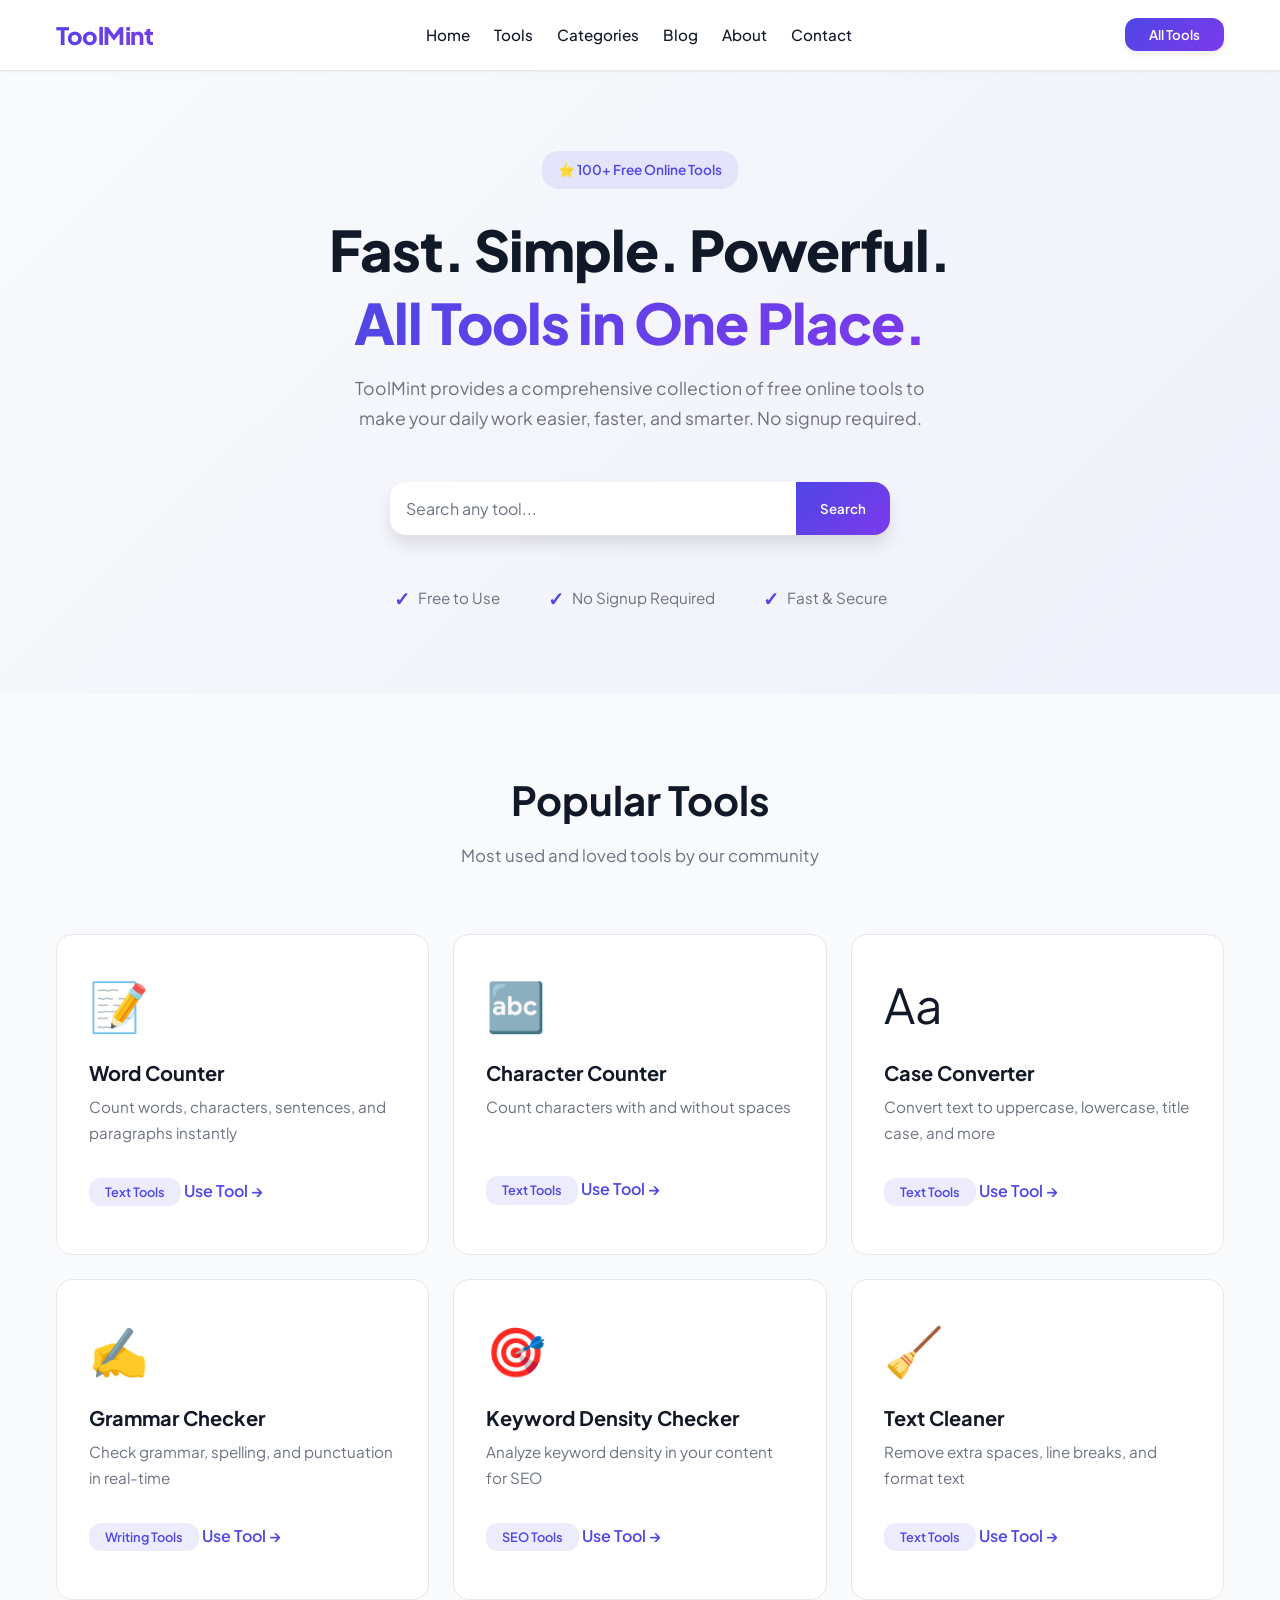
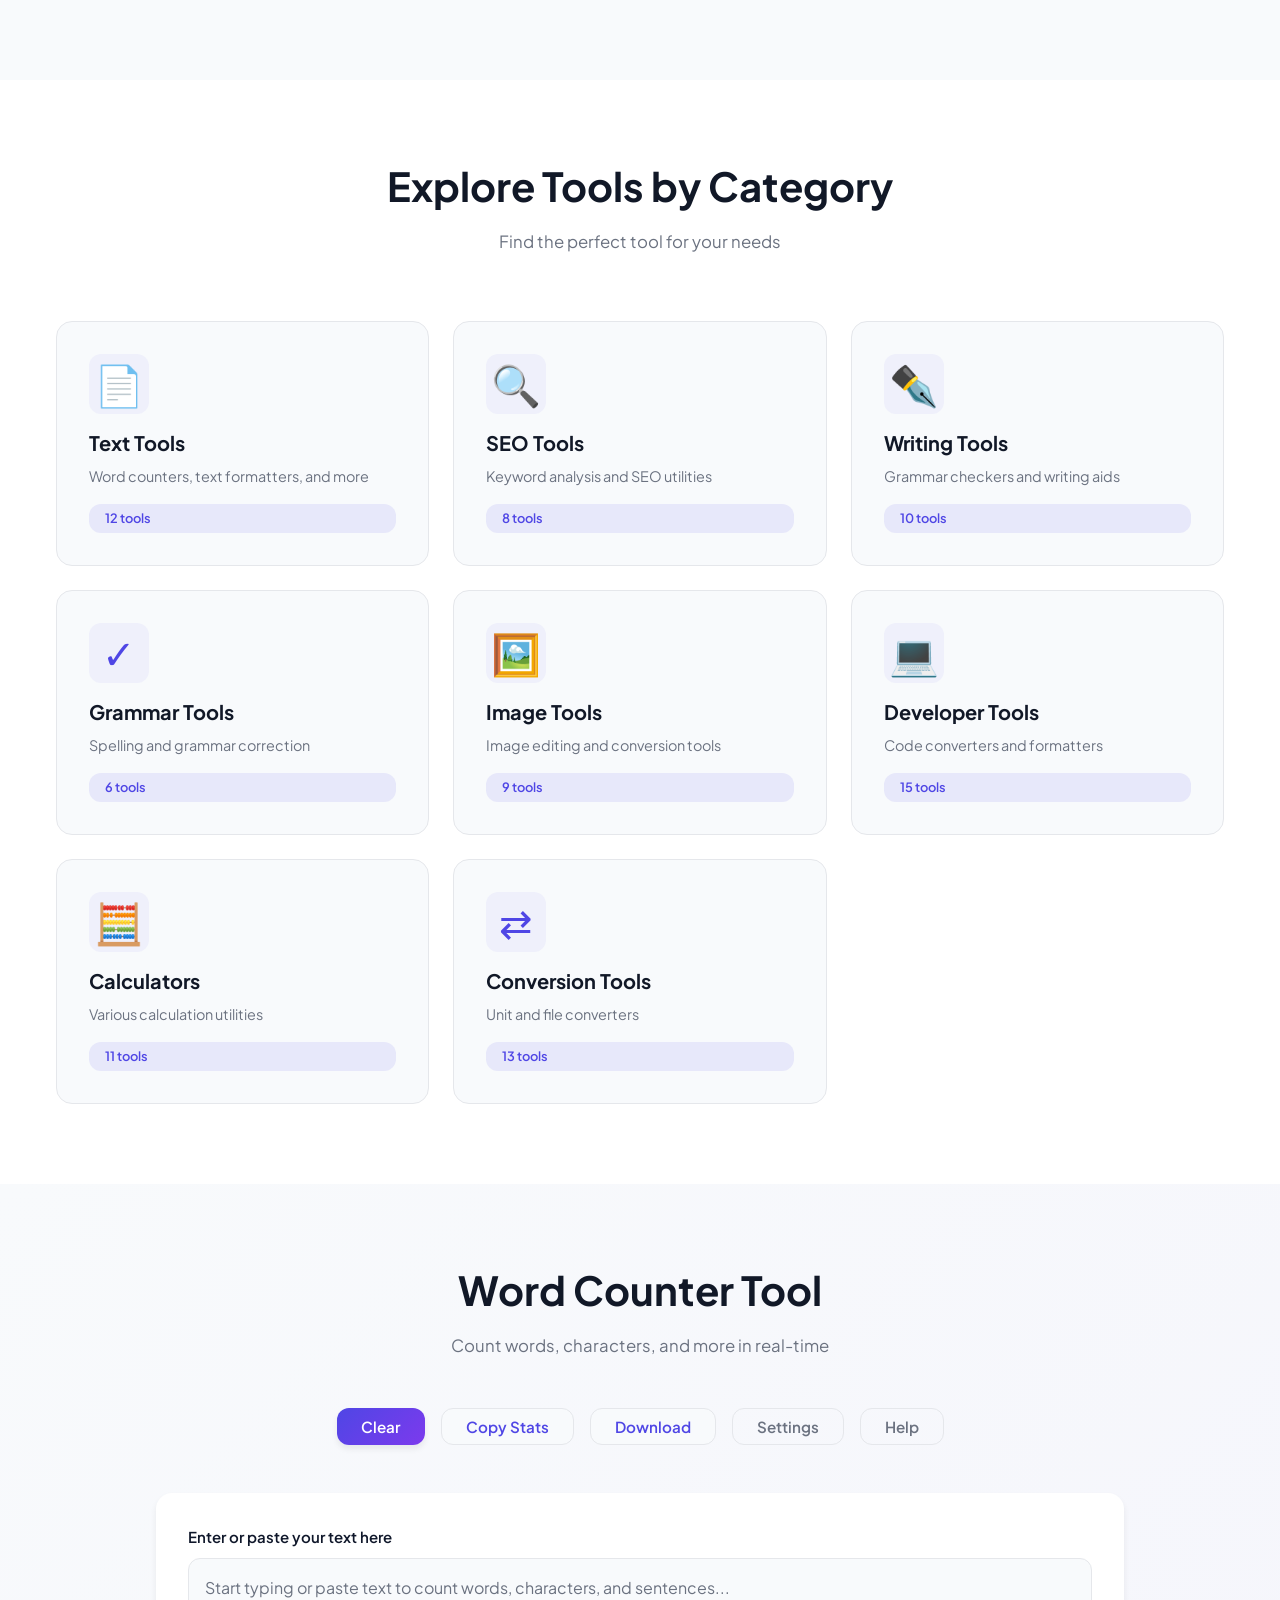
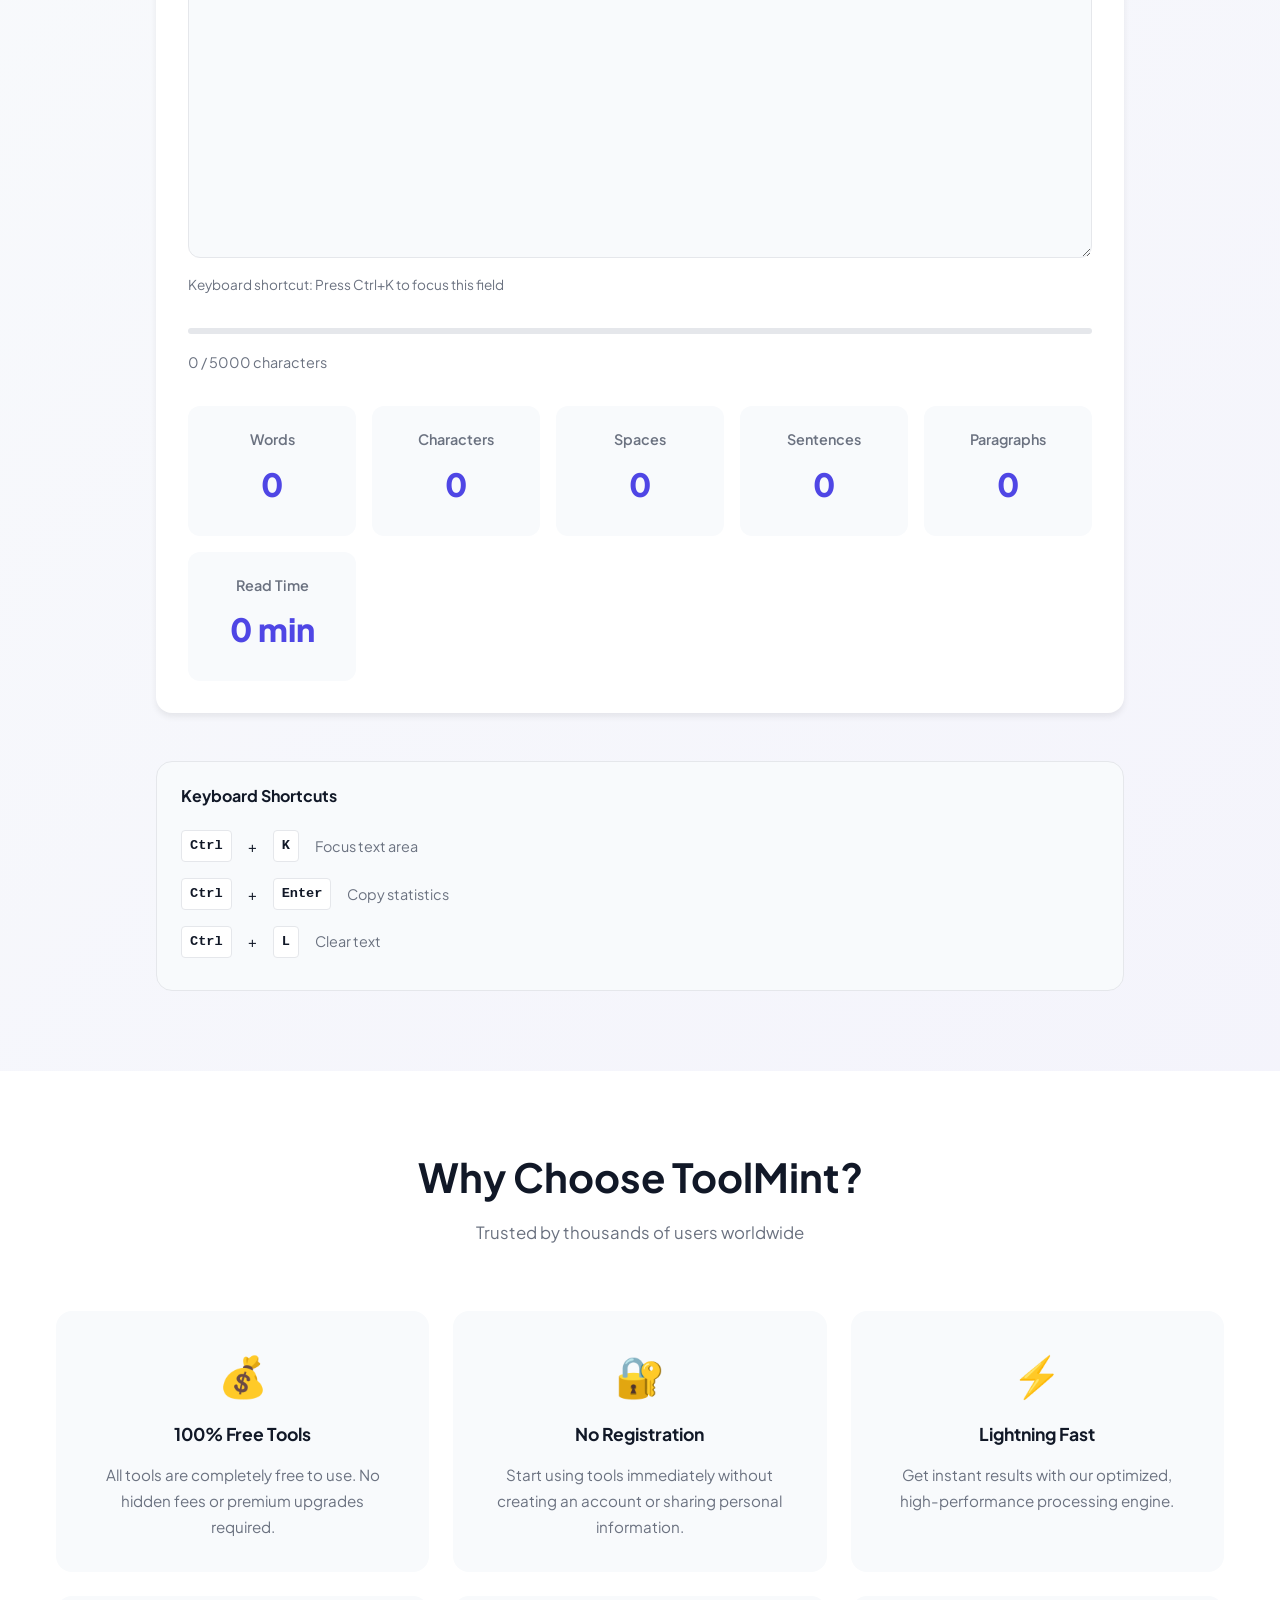
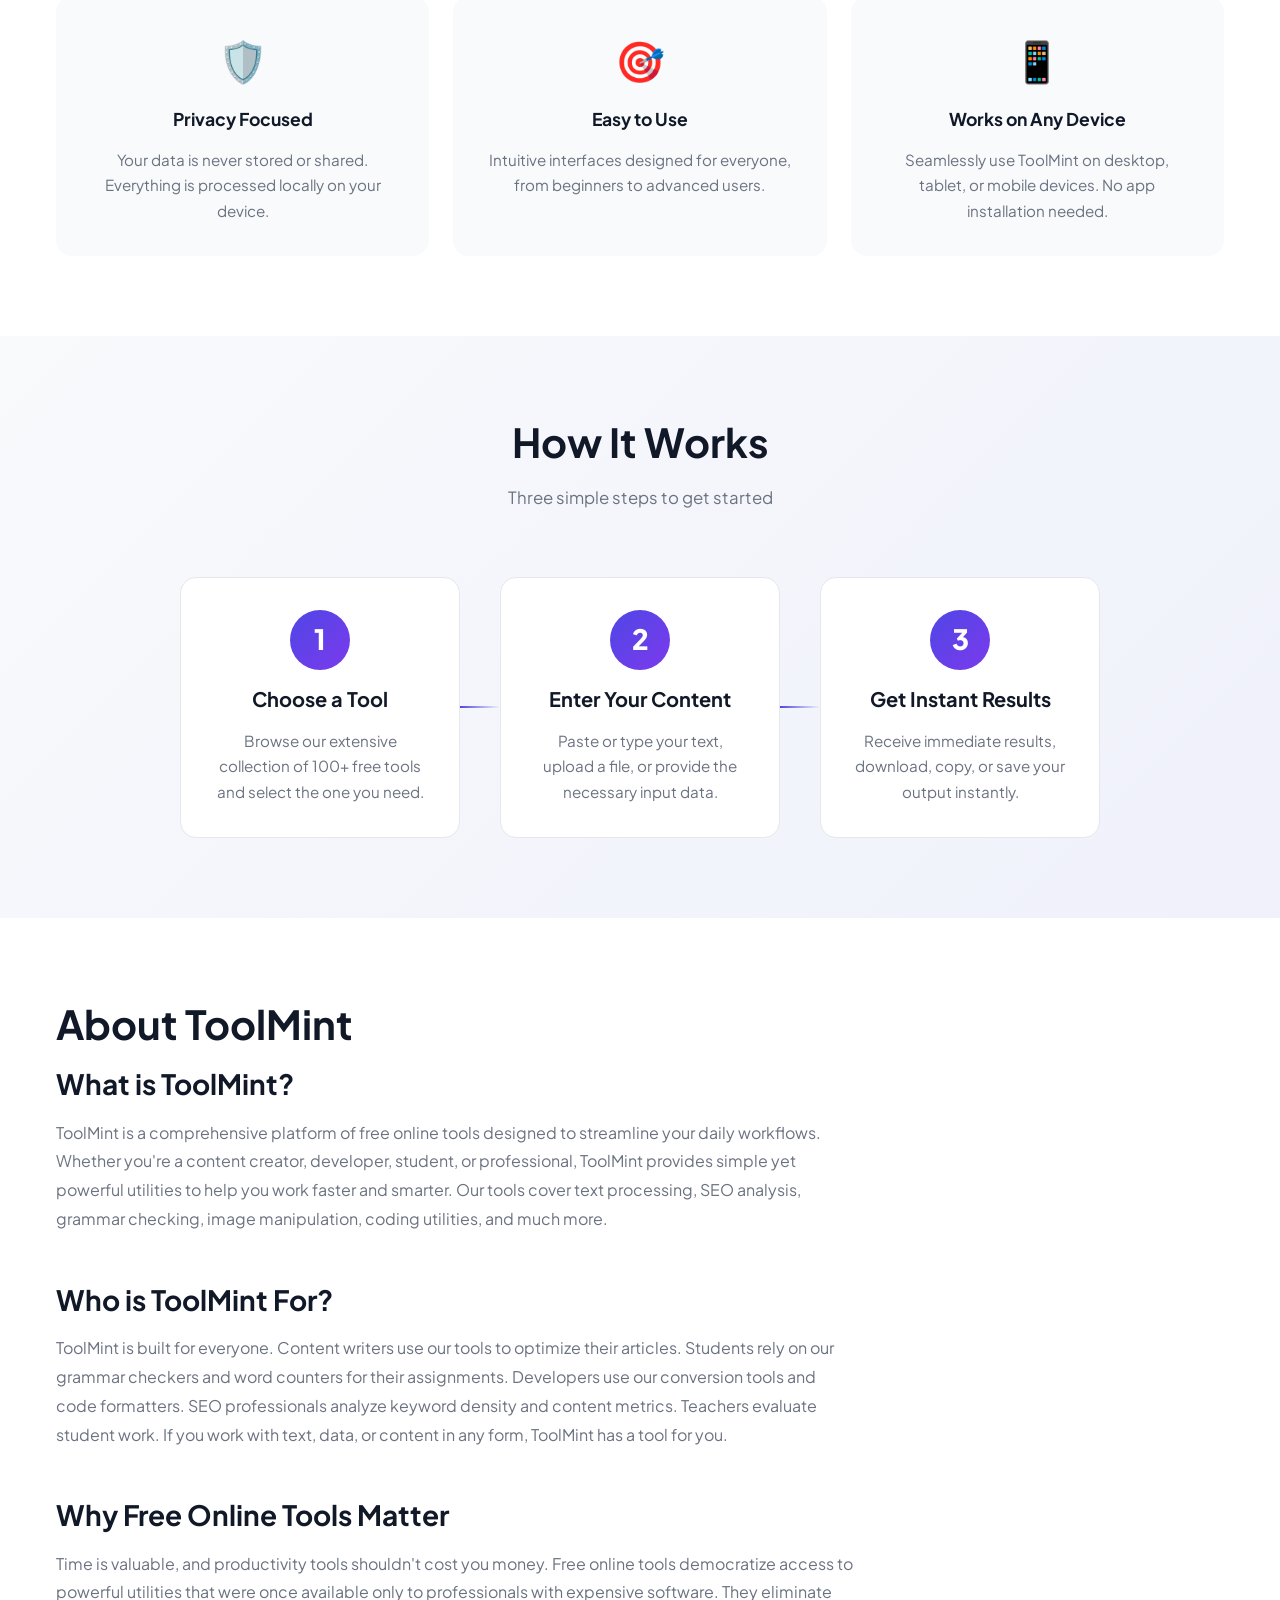
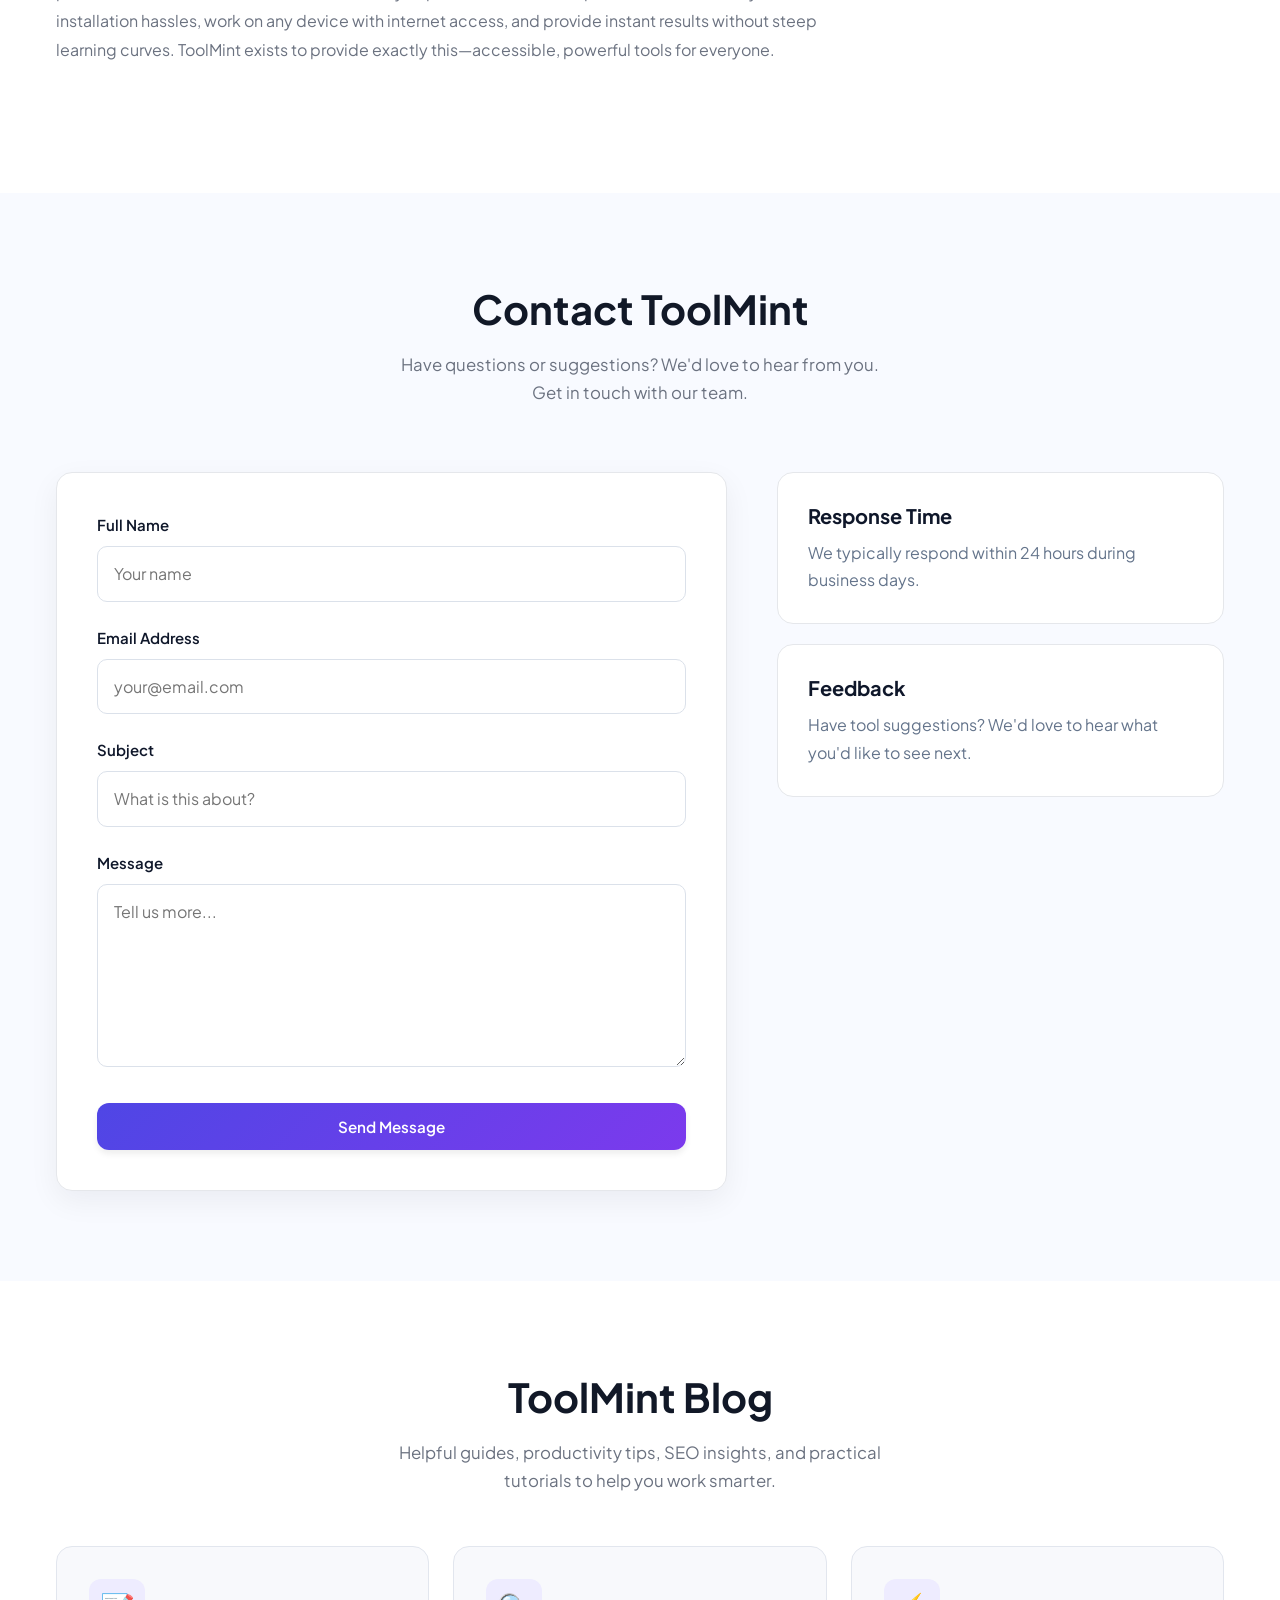
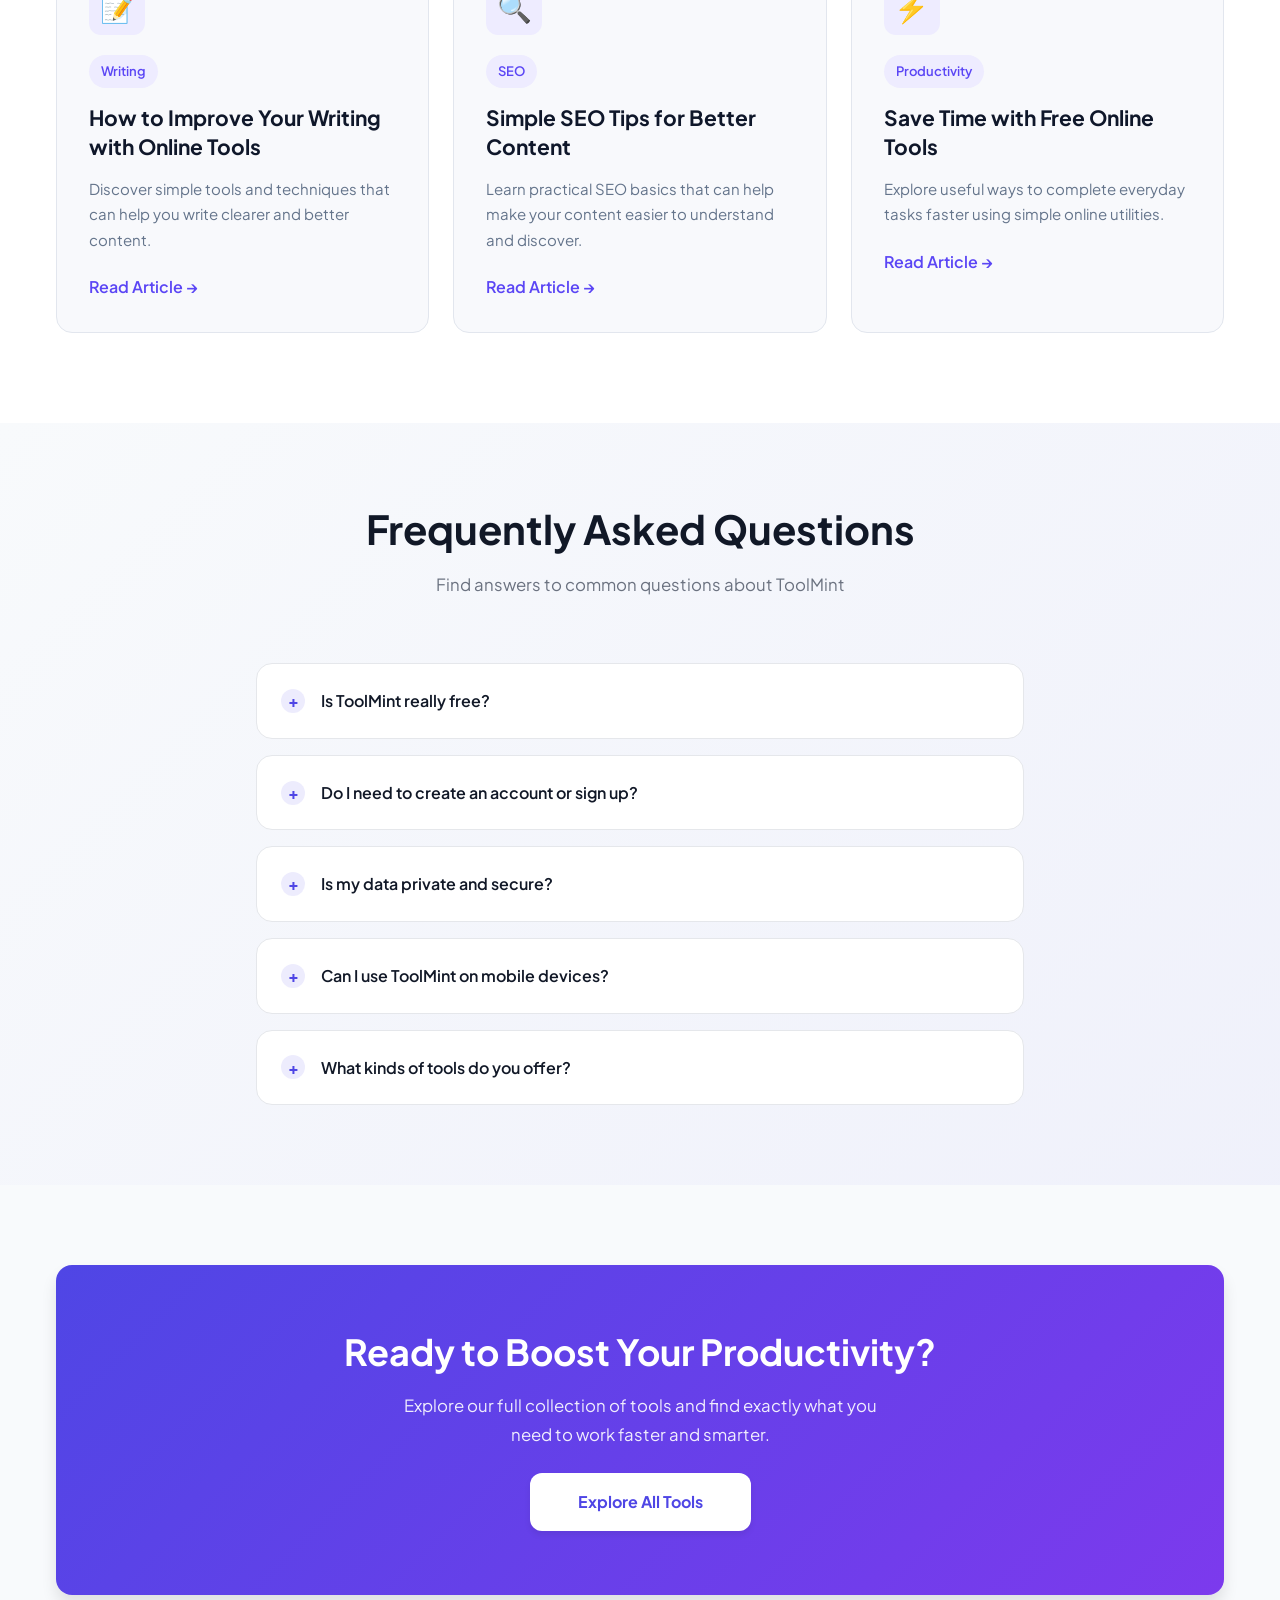
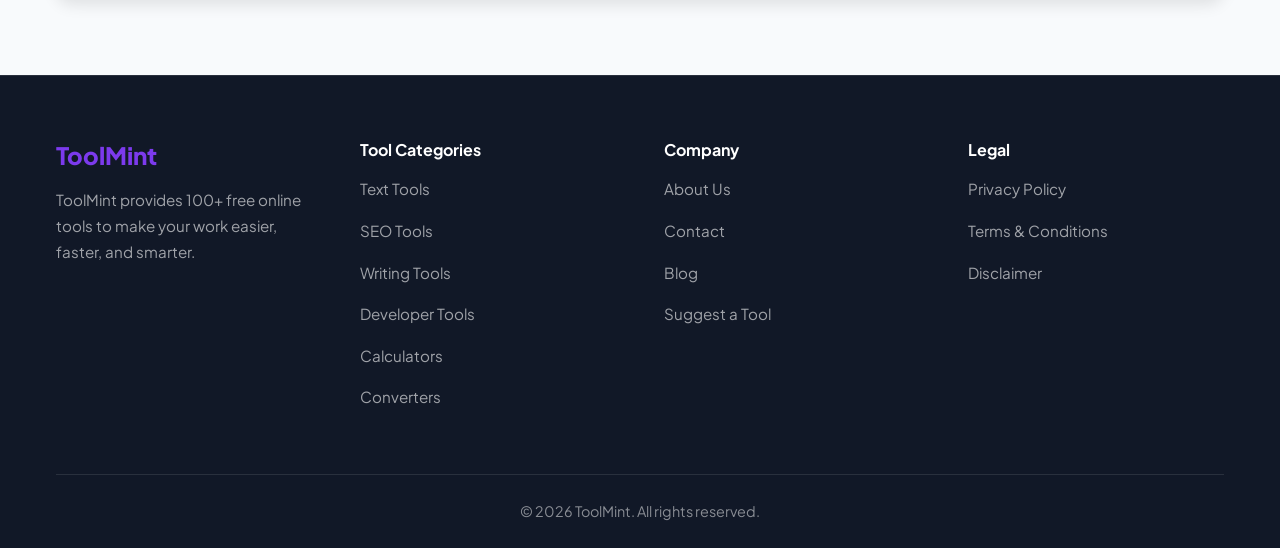
<file: index.html>
<!DOCTYPE html>
<html lang="en">
<head>
    <meta charset="UTF-8">
    <meta name="viewport" content="width=device-width, initial-scale=1.0">
    <meta name="description" content="ToolMint: 100+ free online tools for text processing, SEO, writing, grammar, images, development, calculations, and conversions. Fast, simple, and powerful. No signup required.">
    <title>ToolMint - Free Online Tools for Every Task</title>
    <link rel="stylesheet" href="style.css">
</head>

<body>
    <!-- HEADER / NAVBAR -->
    <header class="tm-header">
        <div class="tm-container">
            <div class="tm-header-wrapper">
                <a href="#" class="tm-logo">ToolMint</a>
                
                <nav class="tm-nav" id="tm-nav-main">
                    <a href="#" class="tm-nav-link">Home</a>
                    <a href="#tools" class="tm-nav-link">Tools</a>
                    <a href="#categories" class="tm-nav-link">Categories</a>
                    <a href="#blog" class="tm-nav-link">Blog</a>
                    <a href="#about" class="tm-nav-link">About</a>
                    <a href="#contact" class="tm-nav-link">Contact</a>
                </nav>

                <button class="tm-btn-all-tools" id="tm-btn-all-tools">All Tools</button>

                <button class="tm-mobile-menu-btn" id="tm-mobile-menu-btn" aria-label="Toggle mobile menu" aria-expanded="false">
                    <span></span>
                    <span></span>
                    <span></span>
                </button>
            </div>
        </div>
    </header>

    <main class="tm-main">
        <!-- HERO SECTION -->
        <section class="tm-hero" id="tm-hero">
            <div class="tm-container">
                <div class="tm-hero-badge">
                    ⭐ 100+ Free Online Tools
                </div>
                
                <h1 class="tm-hero-title">
                    Fast. Simple. Powerful.<br>
                    <span>All Tools in One Place.</span>
                </h1>
                
                <p class="tm-hero-description">
                    ToolMint provides a comprehensive collection of free online tools to make your daily work easier, faster, and smarter. No signup required.
                </p>

                <div class="tm-hero-search">
                    <input 
                        type="text" 
                        class="tm-search-input" 
                        id="tm-hero-search-input" 
                        placeholder="Search any tool..."
                        aria-label="Search tools"
                    >
                    <button class="tm-btn-search" id="tm-btn-hero-search">Search</button>
                </div>

                <div class="tm-hero-trust-indicators">
                    <div class="tm-trust-item">
                        <span class="tm-trust-icon">✓</span>
                        <span class="tm-trust-text">Free to Use</span>
                    </div>
                    <div class="tm-trust-item">
                        <span class="tm-trust-icon">✓</span>
                        <span class="tm-trust-text">No Signup Required</span>
                    </div>
                    <div class="tm-trust-item">
                        <span class="tm-trust-icon">✓</span>
                        <span class="tm-trust-text">Fast & Secure</span>
                    </div>
                </div>
            </div>
        </section>

        <!-- POPULAR TOOLS SECTION -->
        <section class="tm-popular-tools" id="tools">
            <div class="tm-container">
                <div class="tm-section-header">
                    <h2 class="tm-section-title">Popular Tools</h2>
                    <p class="tm-section-description">Most used and loved tools by our community</p>
                </div>

                <div class="tm-tools-grid">
                    <article class="tm-tool-card" data-tool-category="text" data-tool-id="word-counter">
                        <div class="tm-tool-icon">📝</div>
                        <h3 class="tm-tool-name">Word Counter</h3>
                        <p class="tm-tool-description">Count words, characters, sentences, and paragraphs instantly</p>
                        <span class="tm-tool-category">Text Tools</span>
                        <a href="#word-counter" class="tm-tool-link">Use Tool →</a>
                    </article>

                    <article class="tm-tool-card" data-tool-category="text" data-tool-id="character-counter">
                        <div class="tm-tool-icon">🔤</div>
                        <h3 class="tm-tool-name">Character Counter</h3>
                        <p class="tm-tool-description">Count characters with and without spaces</p>
                        <span class="tm-tool-category">Text Tools</span>
                        <a href="#" class="tm-tool-link">Use Tool →</a>
                    </article>

                    <article class="tm-tool-card" data-tool-category="text" data-tool-id="case-converter">
                        <div class="tm-tool-icon">Aa</div>
                        <h3 class="tm-tool-name">Case Converter</h3>
                        <p class="tm-tool-description">Convert text to uppercase, lowercase, title case, and more</p>
                        <span class="tm-tool-category">Text Tools</span>
                        <a href="#" class="tm-tool-link">Use Tool →</a>
                    </article>

                    <article class="tm-tool-card" data-tool-category="writing" data-tool-id="grammar-checker">
                        <div class="tm-tool-icon">✍️</div>
                        <h3 class="tm-tool-name">Grammar Checker</h3>
                        <p class="tm-tool-description">Check grammar, spelling, and punctuation in real-time</p>
                        <span class="tm-tool-category">Writing Tools</span>
                        <a href="#" class="tm-tool-link">Use Tool →</a>
                    </article>

                    <article class="tm-tool-card" data-tool-category="seo" data-tool-id="keyword-density">
                        <div class="tm-tool-icon">🎯</div>
                        <h3 class="tm-tool-name">Keyword Density Checker</h3>
                        <p class="tm-tool-description">Analyze keyword density in your content for SEO</p>
                        <span class="tm-tool-category">SEO Tools</span>
                        <a href="#" class="tm-tool-link">Use Tool →</a>
                    </article>

                    <article class="tm-tool-card" data-tool-category="text" data-tool-id="text-cleaner">
                        <div class="tm-tool-icon">🧹</div>
                        <h3 class="tm-tool-name">Text Cleaner</h3>
                        <p class="tm-tool-description">Remove extra spaces, line breaks, and format text</p>
                        <span class="tm-tool-category">Text Tools</span>
                        <a href="#" class="tm-tool-link">Use Tool →</a>
                    </article>
                </div>
            </div>
        </section>

        <!-- TOOL CATEGORIES SECTION -->
        <section class="tm-categories" id="categories">
            <div class="tm-container">
                <div class="tm-section-header">
                    <h2 class="tm-section-title">Explore Tools by Category</h2>
                    <p class="tm-section-description">Find the perfect tool for your needs</p>
                </div>

                <div class="tm-categories-grid">
                    <a href="#" class="tm-category-card" data-category="text-tools">
                        <div class="tm-category-icon">📄</div>
                        <h3 class="tm-category-title">Text Tools</h3>
                        <p class="tm-category-description">Word counters, text formatters, and more</p>
                        <span class="tm-category-count">12 tools</span>
                    </a>

                    <a href="#" class="tm-category-card" data-category="seo-tools">
                        <div class="tm-category-icon">🔍</div>
                        <h3 class="tm-category-title">SEO Tools</h3>
                        <p class="tm-category-description">Keyword analysis and SEO utilities</p>
                        <span class="tm-category-count">8 tools</span>
                    </a>

                    <a href="#" class="tm-category-card" data-category="writing-tools">
                        <div class="tm-category-icon">✒️</div>
                        <h3 class="tm-category-title">Writing Tools</h3>
                        <p class="tm-category-description">Grammar checkers and writing aids</p>
                        <span class="tm-category-count">10 tools</span>
                    </a>

                    <a href="#" class="tm-category-card" data-category="grammar-tools">
                        <div class="tm-category-icon">✓</div>
                        <h3 class="tm-category-title">Grammar Tools</h3>
                        <p class="tm-category-description">Spelling and grammar correction</p>
                        <span class="tm-category-count">6 tools</span>
                    </a>

                    <a href="#" class="tm-category-card" data-category="image-tools">
                        <div class="tm-category-icon">🖼️</div>
                        <h3 class="tm-category-title">Image Tools</h3>
                        <p class="tm-category-description">Image editing and conversion tools</p>
                        <span class="tm-category-count">9 tools</span>
                    </a>

                    <a href="#" class="tm-category-card" data-category="developer-tools">
                        <div class="tm-category-icon">💻</div>
                        <h3 class="tm-category-title">Developer Tools</h3>
                        <p class="tm-category-description">Code converters and formatters</p>
                        <span class="tm-category-count">15 tools</span>
                    </a>

                    <a href="#" class="tm-category-card" data-category="calculators">
                        <div class="tm-category-icon">🧮</div>
                        <h3 class="tm-category-title">Calculators</h3>
                        <p class="tm-category-description">Various calculation utilities</p>
                        <span class="tm-category-count">11 tools</span>
                    </a>

                    <a href="#" class="tm-category-card" data-category="converters">
                        <div class="tm-category-icon">⇄</div>
                        <h3 class="tm-category-title">Conversion Tools</h3>
                        <p class="tm-category-description">Unit and file converters</p>
                        <span class="tm-category-count">13 tools</span>
                    </a>
                </div>
            </div>
        </section>

        <!-- WORD COUNTER TOOL SECTION -->
        <section class="tm-word-counter-section" id="word-counter">
            <div class="tm-container">
                <div class="tm-tool-header">
                    <h2 class="tm-tool-title">Word Counter Tool</h2>
                    <p class="tm-tool-subtitle">Count words, characters, and more in real-time</p>
                </div>

                <div class="tm-toolbar" role="toolbar" aria-label="Word counter toolbar">
                    <button id="tm-btn-clear" class="tm-button tm-button-primary" aria-label="Clear all text">Clear</button>
                    <button id="tm-btn-copy" class="tm-button tm-button-secondary" aria-label="Copy statistics to clipboard">Copy Stats</button>
                    <button id="tm-btn-download" class="tm-button tm-button-secondary" aria-label="Download text as file">Download</button>
                    <button id="tm-btn-settings" class="tm-button tm-button-tertiary" aria-label="Open settings">Settings</button>
                    <button id="tm-btn-help" class="tm-button tm-button-tertiary" aria-label="Open help and keyboard shortcuts">Help</button>
                </div>

                <div class="tm-tool-content">
                    <div class="tm-textarea-wrapper">
                        <label for="tm-textarea" class="tm-label">Enter or paste your text here</label>
                        <textarea
                            id="tm-textarea"
                            class="tm-textarea"
                            placeholder="Start typing or paste text to count words, characters, and sentences..."
                            aria-describedby="tm-textarea-help tm-character-limit"
                            spellcheck="true"
                        ></textarea>
                        <p id="tm-textarea-help" class="tm-help-text">Keyboard shortcut: Press Ctrl+K to focus this field</p>

                        <div class="tm-drag-drop-overlay" id="tm-drag-drop-area" aria-label="Drag and drop text file here to load content">
                            <p class="tm-drag-drop-text">Drag and drop a text file here</p>
                        </div>
                    </div>

                    <div class="tm-character-limit" id="tm-character-limit" aria-live="polite" aria-atomic="true">
                        <div class="tm-limit-bar">
                            <div class="tm-limit-progress" id="tm-limit-progress" role="progressbar" aria-valuenow="0" aria-valuemin="0" aria-valuemax="5000" aria-label="Character limit progress"></div>
                        </div>
                        <p class="tm-limit-text"><span id="tm-char-count">0</span> / <span id="tm-char-limit">5000</span> characters</p>
                    </div>

                    <div class="tm-statistics" role="region" aria-label="Text statistics">
                        <article class="tm-stat-card">
                            <h3 class="tm-stat-label">Words</h3>
                            <p id="tm-stat-words" class="tm-stat-value" aria-label="Word count">0</p>
                        </article>

                        <article class="tm-stat-card">
                            <h3 class="tm-stat-label">Characters</h3>
                            <p id="tm-stat-characters" class="tm-stat-value" aria-label="Character count">0</p>
                        </article>

                        <article class="tm-stat-card">
                            <h3 class="tm-stat-label">Spaces</h3>
                            <p id="tm-stat-spaces" class="tm-stat-value" aria-label="Space count">0</p>
                        </article>

                        <article class="tm-stat-card">
                            <h3 class="tm-stat-label">Sentences</h3>
                            <p id="tm-stat-sentences" class="tm-stat-value" aria-label="Sentence count">0</p>
                        </article>

                        <article class="tm-stat-card">
                            <h3 class="tm-stat-label">Paragraphs</h3>
                            <p id="tm-stat-paragraphs" class="tm-stat-value" aria-label="Paragraph count">0</p>
                        </article>

                        <article class="tm-stat-card">
                            <h3 class="tm-stat-label">Read Time</h3>
                            <p id="tm-stat-readtime" class="tm-stat-value" aria-label="Estimated reading time">0 min</p>
                        </article>
                    </div>
                </div>

                <aside class="tm-shortcuts" role="region" aria-label="Keyboard shortcuts">
                    <h3 class="tm-shortcuts-title">Keyboard Shortcuts</h3>
                    <ul class="tm-shortcuts-list">
                        <li class="tm-shortcut-item">
                            <kbd class="tm-key">Ctrl</kbd> + <kbd class="tm-key">K</kbd>
                            <span class="tm-shortcut-description">Focus text area</span>
                        </li>
                        <li class="tm-shortcut-item">
                            <kbd class="tm-key">Ctrl</kbd> + <kbd class="tm-key">Enter</kbd>
                            <span class="tm-shortcut-description">Copy statistics</span>
                        </li>
                        <li class="tm-shortcut-item">
                            <kbd class="tm-key">Ctrl</kbd> + <kbd class="tm-key">L</kbd>
                            <span class="tm-shortcut-description">Clear text</span>
                        </li>
                    </ul>
                </aside>
            </div>
        </section>

        <!-- WHY CHOOSE TOOLMINT SECTION -->
        <section class="tm-why-choose">
            <div class="tm-container">
                <div class="tm-section-header">
                    <h2 class="tm-section-title">Why Choose ToolMint?</h2>
                    <p class="tm-section-description">Trusted by thousands of users worldwide</p>
                </div>

                <div class="tm-features-grid">
                    <article class="tm-feature-card">
                        <div class="tm-feature-icon">💰</div>
                        <h3 class="tm-feature-title">100% Free Tools</h3>
                        <p class="tm-feature-description">All tools are completely free to use. No hidden fees or premium upgrades required.</p>
                    </article>

                    <article class="tm-feature-card">
                        <div class="tm-feature-icon">🔐</div>
                        <h3 class="tm-feature-title">No Registration</h3>
                        <p class="tm-feature-description">Start using tools immediately without creating an account or sharing personal information.</p>
                    </article>

                    <article class="tm-feature-card">
                        <div class="tm-feature-icon">⚡</div>
                        <h3 class="tm-feature-title">Lightning Fast</h3>
                        <p class="tm-feature-description">Get instant results with our optimized, high-performance processing engine.</p>
                    </article>

                    <article class="tm-feature-card">
                        <div class="tm-feature-icon">🛡️</div>
                        <h3 class="tm-feature-title">Privacy Focused</h3>
                        <p class="tm-feature-description">Your data is never stored or shared. Everything is processed locally on your device.</p>
                    </article>

                    <article class="tm-feature-card">
                        <div class="tm-feature-icon">🎯</div>
                        <h3 class="tm-feature-title">Easy to Use</h3>
                        <p class="tm-feature-description">Intuitive interfaces designed for everyone, from beginners to advanced users.</p>
                    </article>

                    <article class="tm-feature-card">
                        <div class="tm-feature-icon">📱</div>
                        <h3 class="tm-feature-title">Works on Any Device</h3>
                        <p class="tm-feature-description">Seamlessly use ToolMint on desktop, tablet, or mobile devices. No app installation needed.</p>
                    </article>
                </div>
            </div>
        </section>

        <!-- HOW IT WORKS SECTION -->
        <section class="tm-how-it-works">
            <div class="tm-container">
                <div class="tm-section-header">
                    <h2 class="tm-section-title">How It Works</h2>
                    <p class="tm-section-description">Three simple steps to get started</p>
                </div>

                <div class="tm-steps-container">
                    <div class="tm-step">
                        <div class="tm-step-number">1</div>
                        <h3 class="tm-step-title">Choose a Tool</h3>
                        <p class="tm-step-description">Browse our extensive collection of 100+ free tools and select the one you need.</p>
                    </div>

                    <div class="tm-step-divider"></div>

                    <div class="tm-step">
                        <div class="tm-step-number">2</div>
                        <h3 class="tm-step-title">Enter Your Content</h3>
                        <p class="tm-step-description">Paste or type your text, upload a file, or provide the necessary input data.</p>
                    </div>

                    <div class="tm-step-divider"></div>

                    <div class="tm-step">
                        <div class="tm-step-number">3</div>
                        <h3 class="tm-step-title">Get Instant Results</h3>
                        <p class="tm-step-description">Receive immediate results, download, copy, or save your output instantly.</p>
                    </div>
                </div>
            </div>
        </section>

        <!-- SEO CONTENT / ABOUT TOOLMINT SECTION -->
        <section class="tm-about-content" id="about">
            <div class="tm-container">
                <div class="tm-content-wrapper">
                    <h2 class="tm-section-title">About ToolMint</h2>
                    
                    <div class="tm-content-section">
                        <h3>What is ToolMint?</h3>
                        <p>
                            ToolMint is a comprehensive platform of free online tools designed to streamline your daily workflows. Whether you're a content creator, developer, student, or professional, ToolMint provides simple yet powerful utilities to help you work faster and smarter. Our tools cover text processing, SEO analysis, grammar checking, image manipulation, coding utilities, and much more.
                        </p>
                    </div>

                    <div class="tm-content-section">
                        <h3>Who is ToolMint For?</h3>
                        <p>
                            ToolMint is built for everyone. Content writers use our tools to optimize their articles. Students rely on our grammar checkers and word counters for their assignments. Developers use our conversion tools and code formatters. SEO professionals analyze keyword density and content metrics. Teachers evaluate student work. If you work with text, data, or content in any form, ToolMint has a tool for you.
                        </p>
                    </div>

                    <div class="tm-content-section">
                        <h3>Why Free Online Tools Matter</h3>
                        <p>
                            Time is valuable, and productivity tools shouldn't cost you money. Free online tools democratize access to powerful utilities that were once available only to professionals with expensive software. They eliminate installation hassles, work on any device with internet access, and provide instant results without steep learning curves. ToolMint exists to provide exactly this—accessible, powerful tools for everyone.
                        </p>
                    </div>
                </div>
            </div>
        </section>
<section class="tm-contact" id="contact">
    <div class="tm-container">
        <div class="tm-section-header">
            <h2 class="tm-section-title">Contact ToolMint</h2>
            <p class="tm-section-description">
                Have questions or suggestions? We'd love to hear from you. Get in touch with our team.
            </p>
        </div>

        <div class="tm-contact-wrapper">
            <form class="tm-contact-form" id="tm-contact-form" novalidate>
                
                <div class="tm-form-group">
                    <label for="tm-contact-name" class="tm-label">Full Name</label>
                    <input
                        type="text"
                        id="tm-contact-name"
                        class="tm-input"
                        name="name"
                        placeholder="Your name"
                        required
                        aria-required="true"
                    >
                </div>

                <div class="tm-form-group">
                    <label for="tm-contact-email" class="tm-label">Email Address</label>
                    <input
                        type="email"
                        id="tm-contact-email"
                        class="tm-input"
                        name="email"
                        placeholder="your@email.com"
                        required
                        aria-required="true"
                    >
                </div>

                <div class="tm-form-group">
                    <label for="tm-contact-subject" class="tm-label">Subject</label>
                    <input
                        type="text"
                        id="tm-contact-subject"
                        class="tm-input"
                        name="subject"
                        placeholder="What is this about?"
                        required
                        aria-required="true"
                    >
                </div>

                <div class="tm-form-group">
                    <label for="tm-contact-message" class="tm-label">Message</label>
                    <textarea
                        id="tm-contact-message"
                        class="tm-textarea-contact"
                        name="message"
                        placeholder="Tell us more..."
                        rows="6"
                        required
                        aria-required="true"
                    ></textarea>
                </div>

                <button
                    type="submit"
                    class="tm-button tm-button-primary tm-contact-submit"
                >
                    Send Message
                </button>
            </form>

            <div class="tm-contact-info">
                <div class="tm-contact-info-item">
                    <h3 class="tm-contact-info-title">Response Time</h3>
                    <p class="tm-contact-info-text">
                        We typically respond within 24 hours during business days.
                    </p>
                </div>

                <div class="tm-contact-info-item">
                    <h3 class="tm-contact-info-title">Feedback</h3>
                    <p class="tm-contact-info-text">
                        Have tool suggestions? We'd love to hear what you'd like to see next.
                    </p>
                </div>
            </div>
        </div>
    </div>
</section>
        <!-- BLOG SECTION -->
<section class="tm-blog" id="blog">
    <div class="tm-container">

        <div class="tm-section-header">
            <h2 class="tm-section-title">ToolMint Blog</h2>
            <p class="tm-section-description">
                Helpful guides, productivity tips, SEO insights, and practical tutorials to help you work smarter.
            </p>
        </div>

        <div class="tm-blog-grid">

            <article class="tm-blog-card">
                <div class="tm-blog-icon">📝</div>
                <span class="tm-blog-category">Writing</span>
                <h3 class="tm-blog-title">
                    How to Improve Your Writing with Online Tools
                </h3>
                <p class="tm-blog-description">
                    Discover simple tools and techniques that can help you write clearer and better content.
                </p>
                <a href="#" class="tm-blog-link">Read Article →</a>
            </article>

            <article class="tm-blog-card">
                <div class="tm-blog-icon">🔍</div>
                <span class="tm-blog-category">SEO</span>
                <h3 class="tm-blog-title">
                    Simple SEO Tips for Better Content
                </h3>
                <p class="tm-blog-description">
                    Learn practical SEO basics that can help make your content easier to understand and discover.
                </p>
                <a href="#" class="tm-blog-link">Read Article →</a>
            </article>

            <article class="tm-blog-card">
                <div class="tm-blog-icon">⚡</div>
                <span class="tm-blog-category">Productivity</span>
                <h3 class="tm-blog-title">
                    Save Time with Free Online Tools
                </h3>
                <p class="tm-blog-description">
                    Explore useful ways to complete everyday tasks faster using simple online utilities.
                </p>
                <a href="#" class="tm-blog-link">Read Article →</a>
            </article>

        </div>
    </div>
</section>
        <!-- FAQ SECTION -->
        <section class="tm-faq">
            <div class="tm-container">
                <div class="tm-section-header">
                    <h2 class="tm-section-title">Frequently Asked Questions</h2>
                    <p class="tm-section-description">Find answers to common questions about ToolMint</p>
                </div>

                <div class="tm-faq-container">
                    <details class="tm-faq-item" id="faq-1">
                        <summary class="tm-faq-question">
                            <span class="tm-faq-icon">+</span>
                            Is ToolMint really free?
                        </summary>
                        <div class="tm-faq-answer">
                            <p>Yes, absolutely. All tools on ToolMint are 100% free to use. There are no hidden fees, premium upgrades, or paywalls. We believe quality tools should be accessible to everyone.</p>
                        </div>
                    </details>

                    <details class="tm-faq-item" id="faq-2">
                        <summary class="tm-faq-question">
                            <span class="tm-faq-icon">+</span>
                            Do I need to create an account or sign up?
                        </summary>
                        <div class="tm-faq-answer">
                            <p>No signup required. ToolMint tools work immediately without registration. You can start using any tool right away without sharing personal information or creating passwords.</p>
                        </div>
                    </details>

                    <details class="tm-faq-item" id="faq-3">
                        <summary class="tm-faq-question">
                            <span class="tm-faq-icon">+</span>
                            Is my data private and secure?
                        </summary>
                        <div class="tm-faq-answer">
                            <p>Yes, your privacy is our priority. Data entered into ToolMint tools is processed locally on your device and is never stored on our servers or shared with third parties. Everything happens in your browser.</p>
                        </div>
                    </details>

                    <details class="tm-faq-item" id="faq-4">
                        <summary class="tm-faq-question">
                            <span class="tm-faq-icon">+</span>
                            Can I use ToolMint on mobile devices?
                        </summary>
                        <div class="tm-faq-answer">
                            <p>Absolutely. ToolMint works seamlessly on desktop computers, tablets, and smartphones. All tools are responsive and optimized for mobile use. No app installation is necessary.</p>
                        </div>
                    </details>

                    <details class="tm-faq-item" id="faq-5">
                        <summary class="tm-faq-question">
                            <span class="tm-faq-icon">+</span>
                            What kinds of tools do you offer?
                        </summary>
                        <div class="tm-faq-answer">
                            <p>ToolMint offers over 100 free tools across multiple categories including Text Tools, SEO Tools, Writing Tools, Grammar Tools, Image Tools, Developer Tools, Calculators, and Conversion Tools. New tools are added regularly.</p>
                        </div>
                    </details>
                </div>
            </div>
        </section>

        <!-- FINAL CTA SECTION -->
        <section class="tm-final-cta">
            <div class="tm-container">
                <div class="tm-cta-content">
                    <h2 class="tm-cta-title">Ready to Boost Your Productivity?</h2>
                    <p class="tm-cta-description">
                        Explore our full collection of tools and find exactly what you need to work faster and smarter.
                    </p>
                    <a href="#tools" class="tm-btn-primary-large">Explore All Tools</a>
                </div>
            </div>
        </section>
    </main>

    <!-- FOOTER -->
    <footer class="tm-footer">
        <div class="tm-container">
            <div class="tm-footer-grid">
                <div class="tm-footer-column tm-footer-brand">
                    <h3 class="tm-footer-logo">ToolMint</h3>
                    <p class="tm-footer-description">
                        ToolMint provides 100+ free online tools to make your work easier, faster, and smarter.
                    </p>
                </div>

                <div class="tm-footer-column">
                    <h4 class="tm-footer-title">Tool Categories</h4>
                    <ul class="tm-footer-links">
                        <li><a href="#">Text Tools</a></li>
                        <li><a href="#">SEO Tools</a></li>
                        <li><a href="#">Writing Tools</a></li>
                        <li><a href="#">Developer Tools</a></li>
                        <li><a href="#">Calculators</a></li>
                        <li><a href="#">Converters</a></li>
                    </ul>
                </div>

                <div class="tm-footer-column">
                    <h4 class="tm-footer-title">Company</h4>
                    <ul class="tm-footer-links">
                        <li><a href="#">About Us</a></li>
                        <li><a href="#">Contact</a></li>
                        <li><a href="#">Blog</a></li>
                        <li><a href="#">Suggest a Tool</a></li>
                    </ul>
                </div>

                <div class="tm-footer-column">
                    <h4 class="tm-footer-title">Legal</h4>
                    <ul class="tm-footer-links">
                        <li><a href="privacy-policy.html">Privacy Policy</a></li>
                        <li><a href="terms-conditions.html">Terms & Conditions</a></li>
                        <li><a href="disclaimer.html">Disclaimer</a></li>
                    </ul>
                </div>
            </div>

            <div class="tm-footer-bottom">
                <p class="tm-footer-copyright">
                    © <span id="tm-current-year">2024</span> ToolMint. All rights reserved.
                </p>
            </div>
        </div>
    </footer>

    <!-- MODALS -->
    <div id="tm-modal" class="tm-modal" role="dialog" aria-labelledby="tm-modal-title" aria-hidden="true">
        <div class="tm-modal-overlay" id="tm-modal-overlay"></div>
        <article class="tm-modal-content">
            <div class="tm-modal-header">
                <h3 id="tm-modal-title" class="tm-modal-title">Settings</h3>
                <button id="tm-modal-close" class="tm-modal-close" aria-label="Close dialog">×</button>
            </div>
            <div class="tm-modal-body">
                <div class="tm-setting-item">
                    <label for="tm-setting-limit" class="tm-setting-label">Character Limit</label>
                    <input type="number" id="tm-setting-limit" class="tm-setting-input" min="100" max="50000" value="5000" aria-label="Set character limit">
                </div>
                <div class="tm-setting-item">
                    <label for="tm-setting-readspeed" class="tm-setting-label">Reading Speed (words per minute)</label>
                    <input type="number" id="tm-setting-readspeed" class="tm-setting-input" min="100" max="500" value="200" aria-label="Set reading speed">
                </div>
            </div>
            <div class="tm-modal-footer">
                <button id="tm-modal-save" class="tm-button tm-button-primary" aria-label="Save settings">Save</button>
                <button id="tm-modal-cancel" class="tm-button tm-button-secondary" aria-label="Cancel and close dialog">Cancel</button>
            </div>
        </article>
    </div>

    <div id="tm-help-modal" class="tm-modal" role="dialog" aria-hidden="true" aria-labelledby="tm-help-title">
        <div id="tm-help-modal-overlay" class="tm-modal-overlay"></div>
        <article class="tm-modal-content">
            <div class="tm-modal-header">
                <h2 id="tm-help-title">Help & Keyboard Shortcuts</h2>
                <button id="tm-help-modal-close" class="tm-modal-close" aria-label="Close help modal">×</button>
            </div>
            <div class="tm-modal-body">
                <section class="tm-help-section">
                    <h3>Keyboard Shortcuts</h3>
                    <ul>
                        <li><strong>Ctrl + K</strong> → Focus text area</li>
                        <li><strong>Ctrl + Enter</strong> → Copy statistics</li>
                        <li><strong>Ctrl + L</strong> → Clear text</li>
                    </ul>
                </section>
                <section class="tm-help-section">
                    <h3>How to Use</h3>
                    <ol>
                        <li>Type or paste text.</li>
                        <li>Statistics update automatically.</li>
                        <li>Copy your statistics.</li>
                        <li>Download text as TXT.</li>
                        <li>Change settings anytime.</li>
                    </ol>
                </section>
                <section class="tm-help-section">
                    <h3>Tips</h3>
                    <ul>
                        <li>Drag & Drop TXT files.</li>
                        <li>Character limit is customizable.</li>
                        <li>Reading time is estimated.</li>
                        <li>Everything works offline.</li>
                    </ul>
                </section>
            </div>
            <div class="tm-modal-footer">
                <button id="tm-help-close-btn" class="tm-button tm-button-primary">Close</button>
            </div>
        </article>
    </div>

    <!-- TOAST NOTIFICATION CONTAINER -->
    <div class="tm-toast-container" id="tm-toast-container" aria-live="assertive" aria-atomic="true"></div>

    <!-- SCREEN READER ANNOUNCEMENTS -->
    <div class="tm-sr-only" role="region" aria-live="polite" aria-atomic="true" id="tm-screen-reader-announcements"></div>

    <script src="script.js"></script>
</body>
</html>
</file>
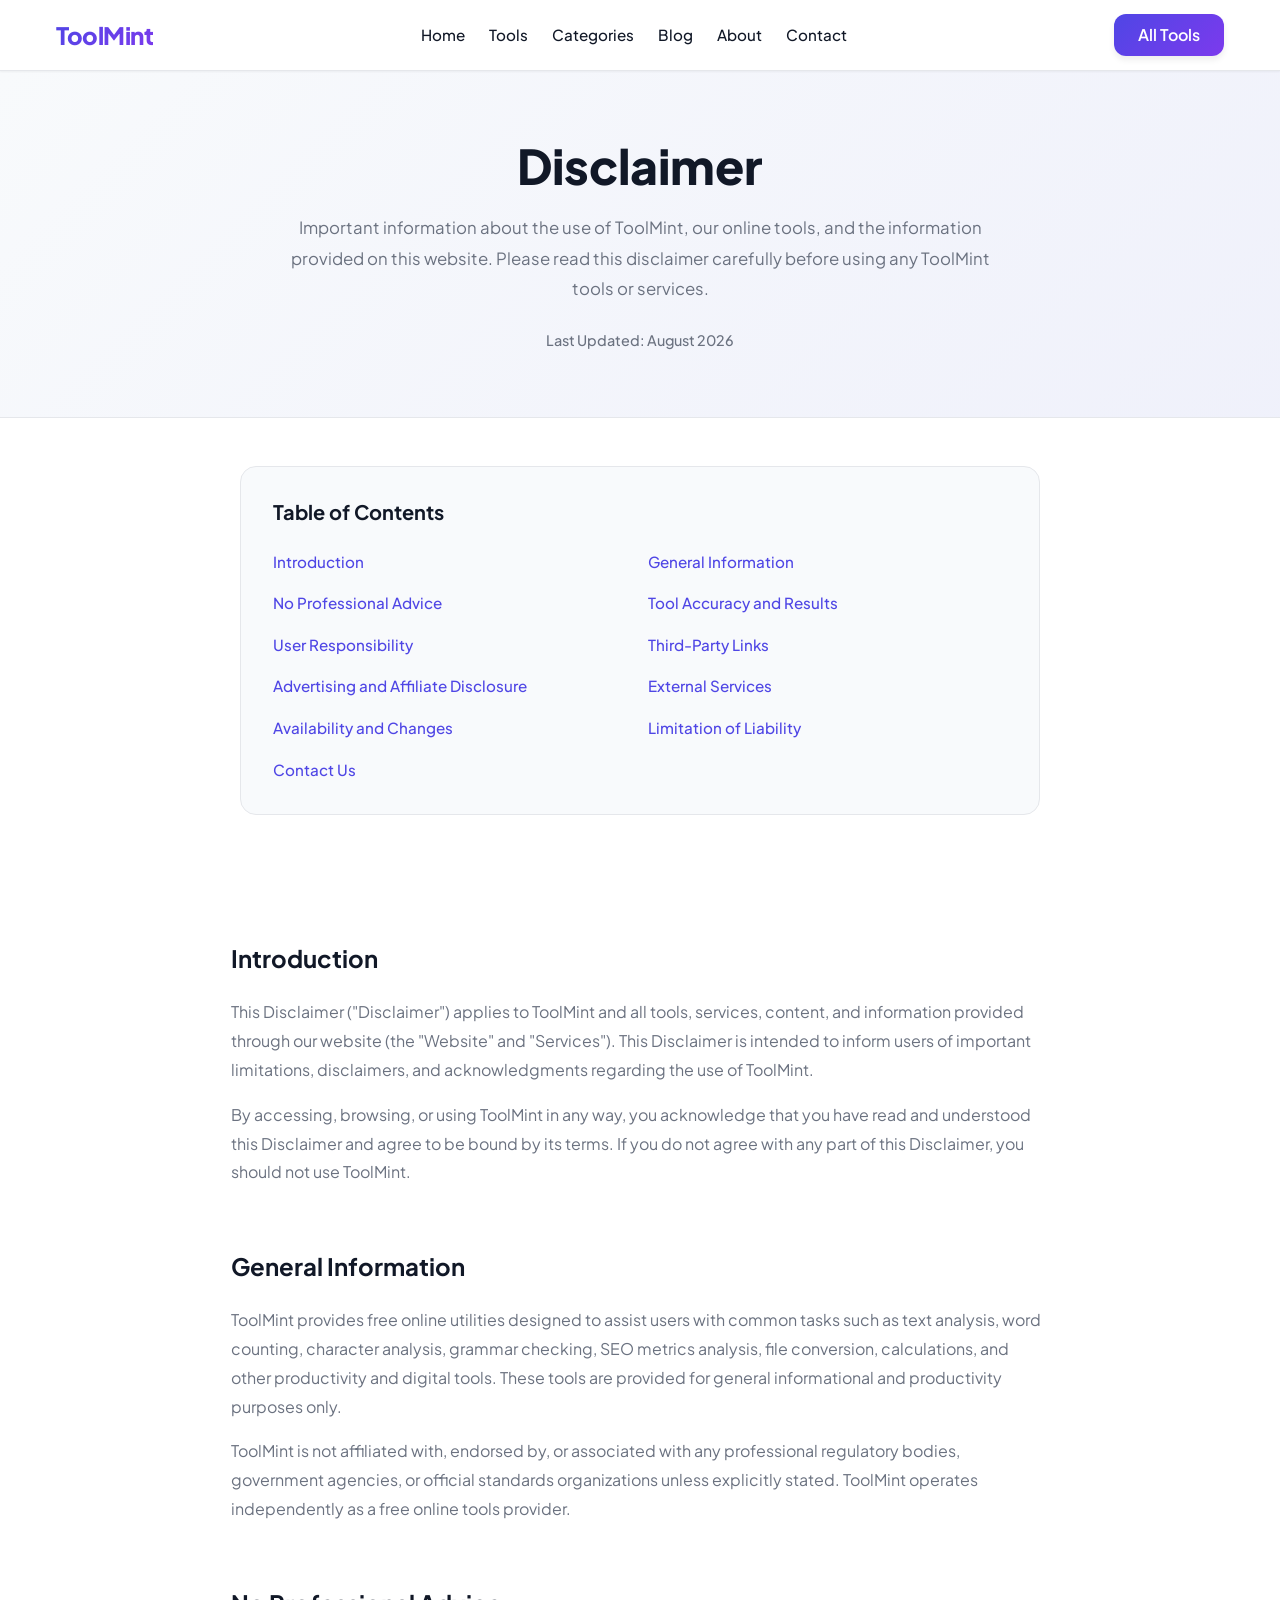
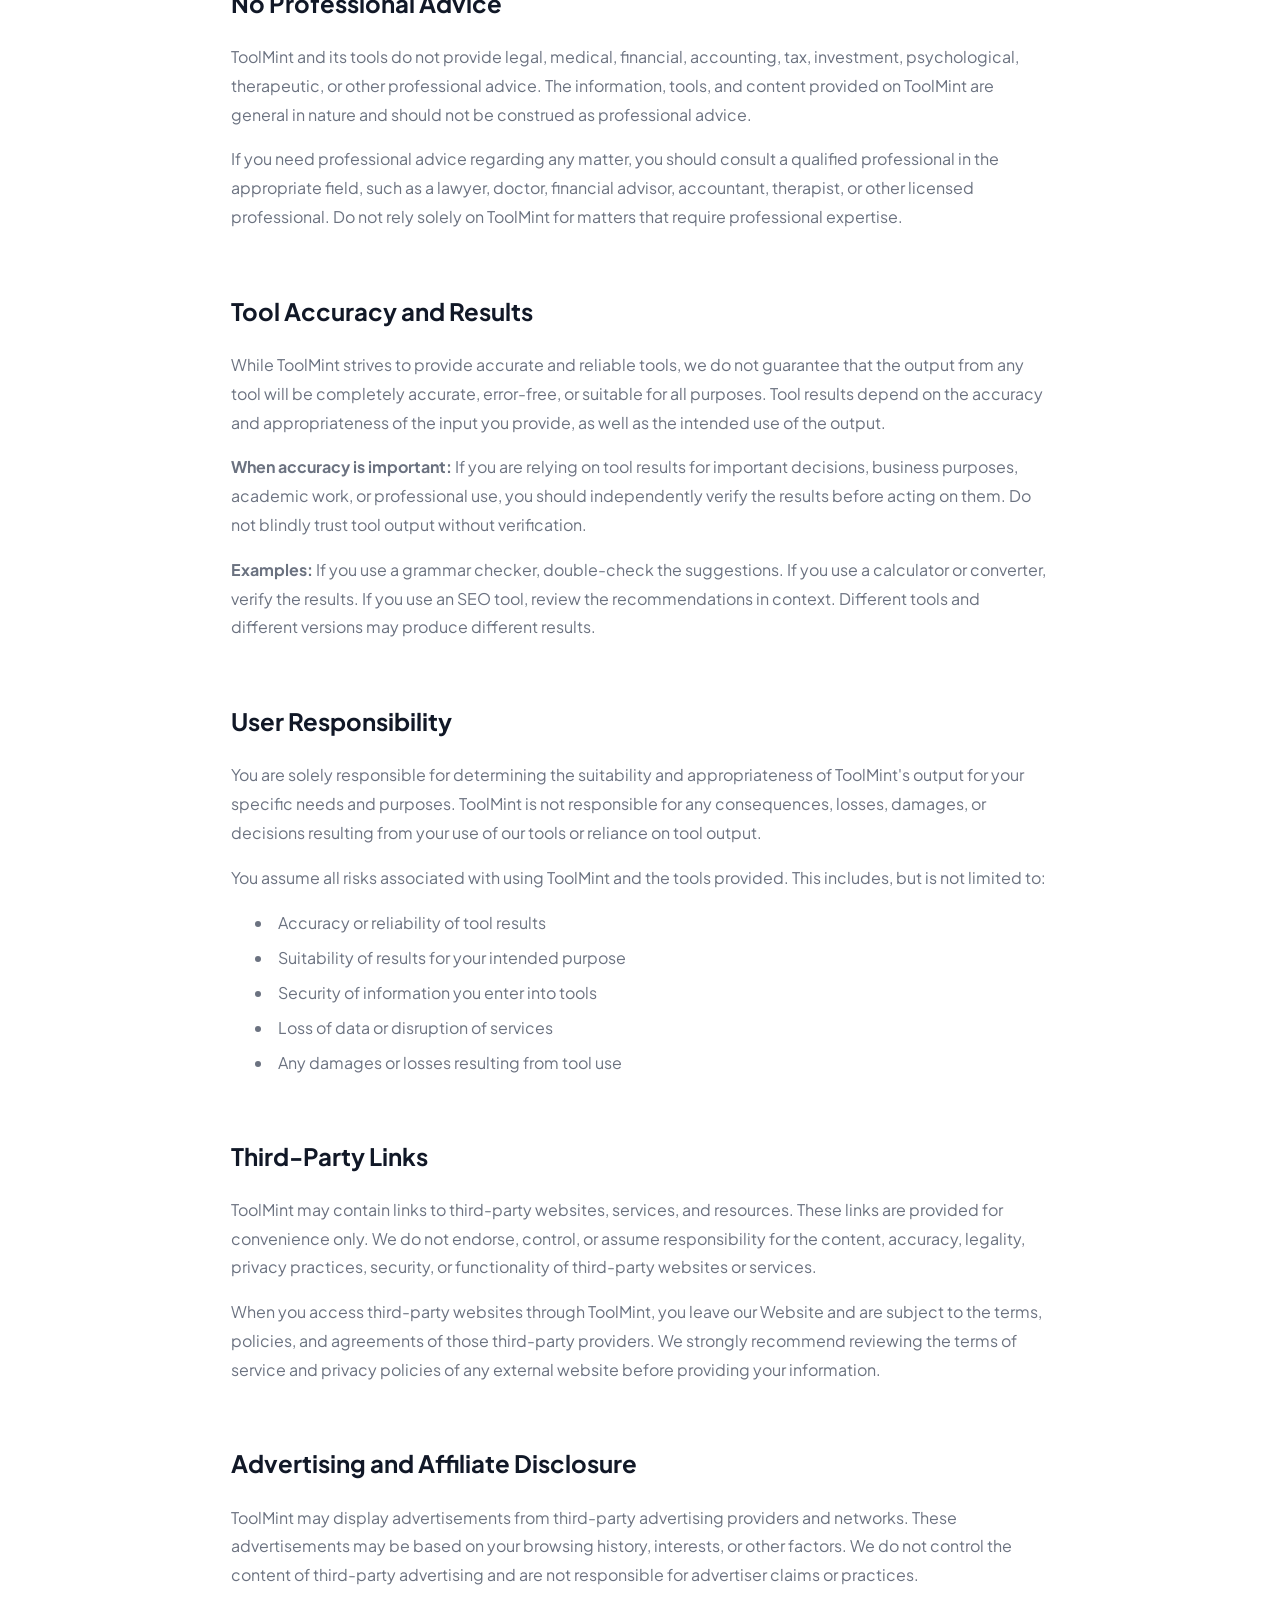
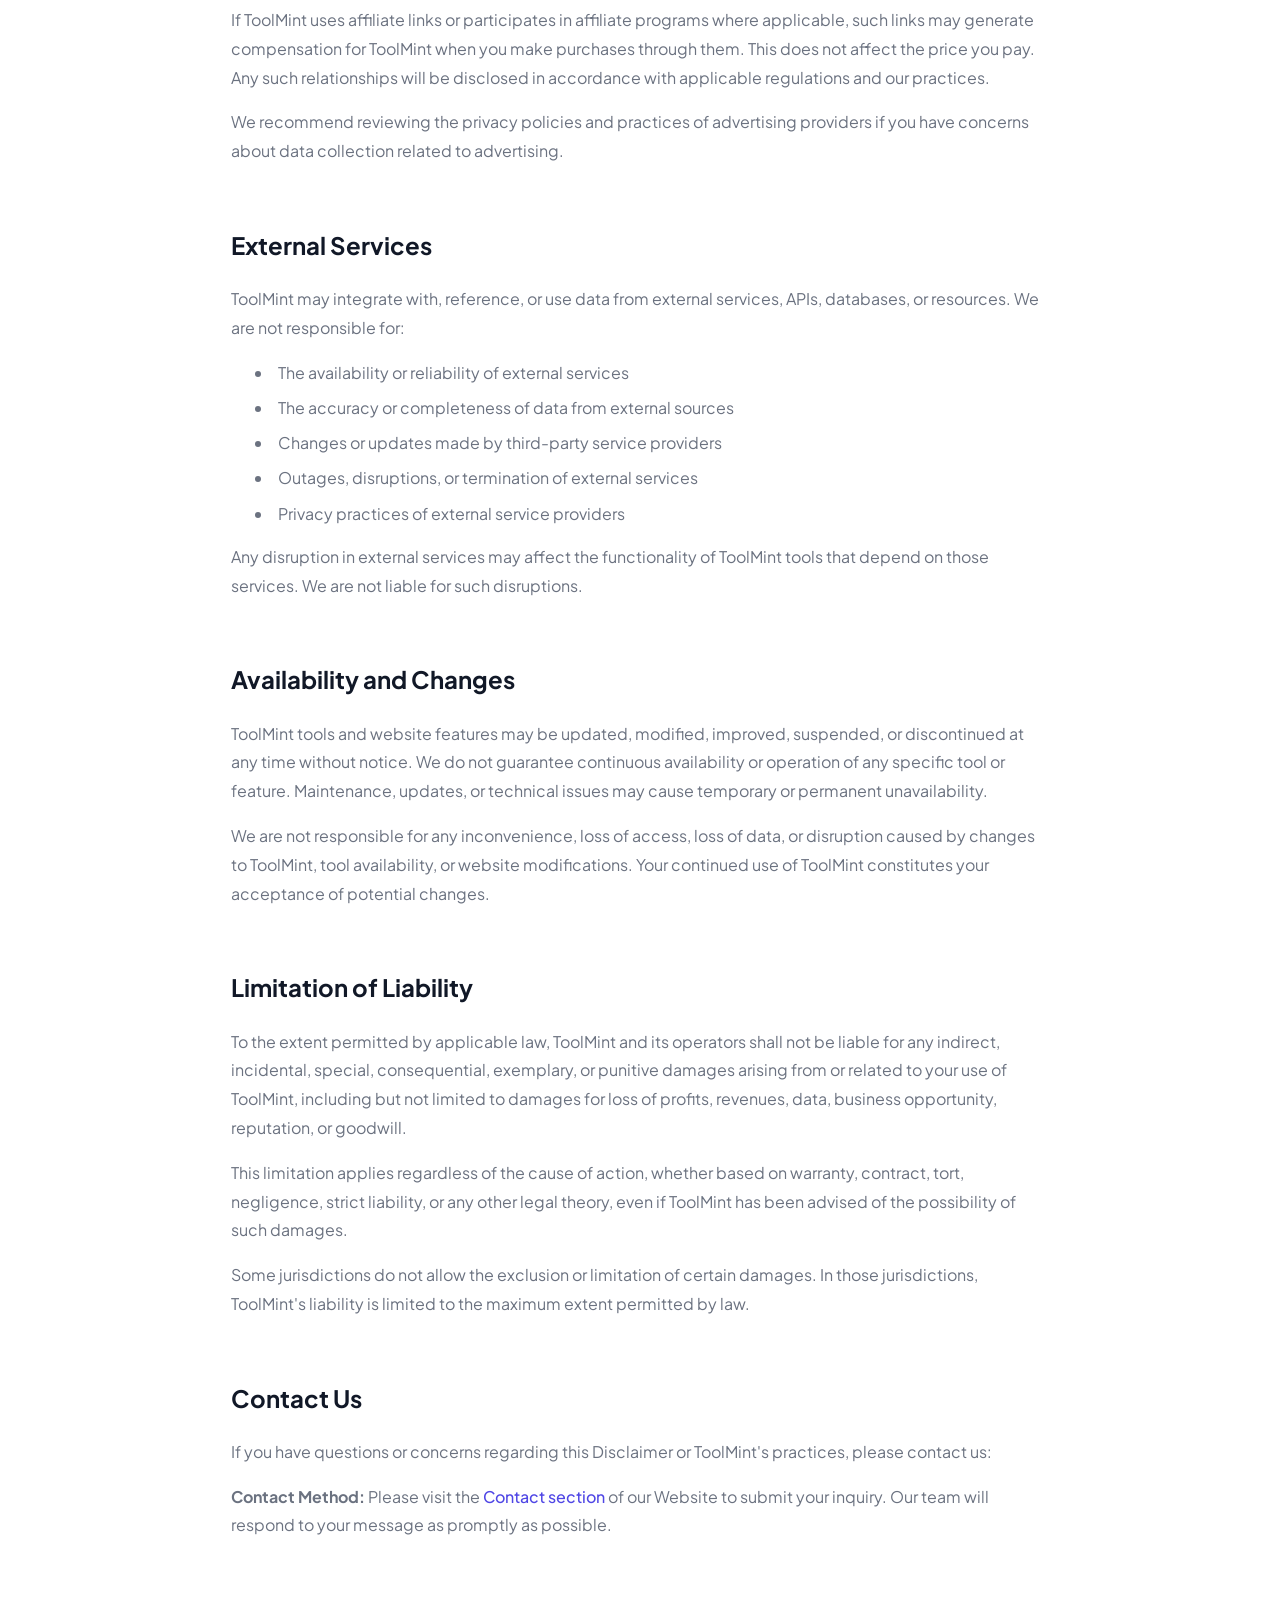
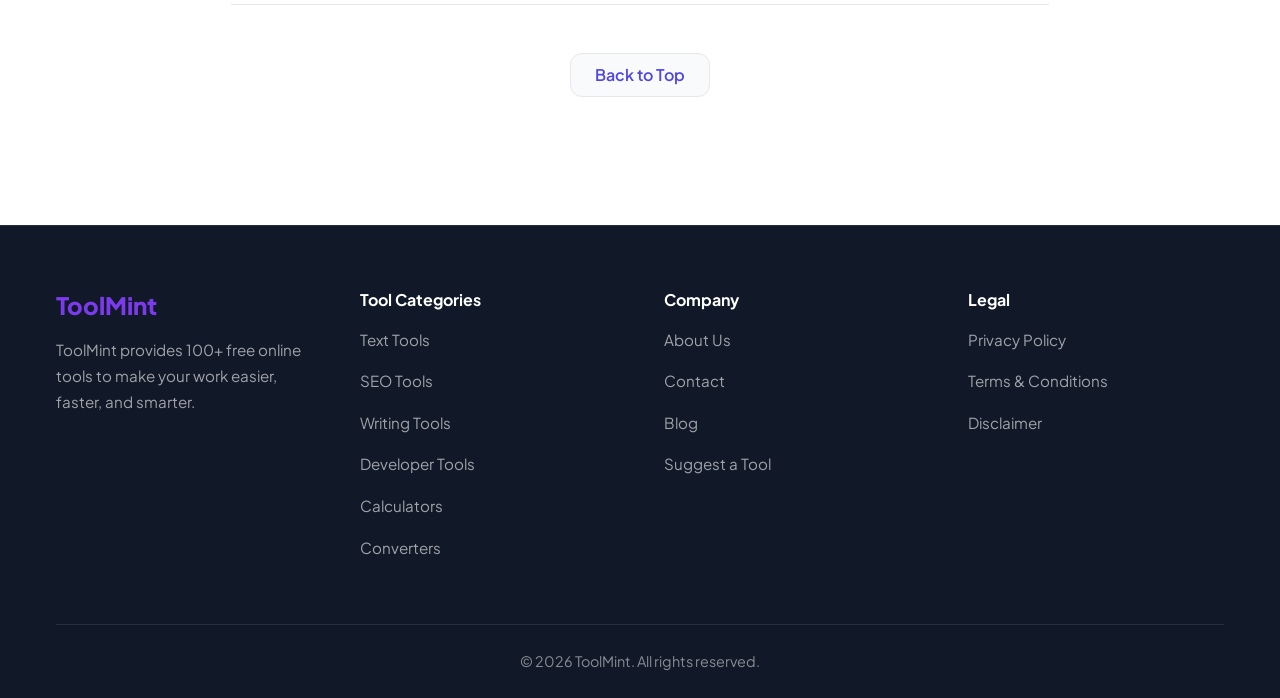
<file: disclaimer.html>
<!DOCTYPE html>
<html lang="en">
<head>
    <meta charset="UTF-8">
    <meta name="viewport" content="width=device-width, initial-scale=1.0">
    <meta name="description" content="ToolMint Disclaimer - Important information about the use of our free online tools, website services, and content. Please read our disclaimer before using ToolMint.">
    <meta name="robots" content="index, follow">
    <title>Disclaimer | ToolMint</title>
    <link rel="stylesheet" href="style.css">
</head>

<body>
    <!-- HEADER / NAVBAR -->
    <header class="tm-header">
        <div class="tm-container">
            <div class="tm-header-wrapper">
                <a href="index.html" class="tm-logo">ToolMint</a>
                
                <nav class="tm-nav" id="tm-nav-main">
                    <a href="index.html" class="tm-nav-link">Home</a>
                    <a href="index.html#tools" class="tm-nav-link">Tools</a>
                    <a href="index.html#categories" class="tm-nav-link">Categories</a>
                    <a href="index.html#blog" class="tm-nav-link">Blog</a>
                    <a href="index.html#about" class="tm-nav-link">About</a>
                    <a href="index.html#contact" class="tm-nav-link">Contact</a>
                </nav>

                <a href="index.html#tools" class="tm-btn-all-tools">All Tools</a>

                <button class="tm-mobile-menu-btn" id="tm-mobile-menu-btn" aria-label="Toggle mobile menu" aria-expanded="false">
                    <span></span>
                    <span></span>
                    <span></span>
                </button>
            </div>
        </div>
    </header>

    <main class="tm-main">
        <!-- DISCLAIMER HERO -->
        <section class="tm-disclaimer-hero" id="top">
            <div class="tm-container">
                <h1 class="tm-disclaimer-hero-title">Disclaimer</h1>
                <p class="tm-disclaimer-hero-description">
                    Important information about the use of ToolMint, our online tools, and the information provided on this website. Please read this disclaimer carefully before using any ToolMint tools or services.
                </p>
                <p class="tm-disclaimer-updated">Last Updated: August 2026</p>
            </div>
        </section>

        <!-- TABLE OF CONTENTS -->
        <section class="tm-disclaimer-toc-section">
            <div class="tm-container">
                <div class="tm-disclaimer-toc">
                    <h2 class="tm-disclaimer-toc-title">Table of Contents</h2>
                    <ul class="tm-disclaimer-toc-list">
                        <li><a href="#introduction" class="tm-disclaimer-toc-link">Introduction</a></li>
                        <li><a href="#general-information" class="tm-disclaimer-toc-link">General Information</a></li>
                        <li><a href="#no-professional-advice" class="tm-disclaimer-toc-link">No Professional Advice</a></li>
                        <li><a href="#tool-accuracy" class="tm-disclaimer-toc-link">Tool Accuracy and Results</a></li>
                        <li><a href="#user-responsibility" class="tm-disclaimer-toc-link">User Responsibility</a></li>
                        <li><a href="#third-party-links" class="tm-disclaimer-toc-link">Third-Party Links</a></li>
                        <li><a href="#advertising-disclosure" class="tm-disclaimer-toc-link">Advertising and Affiliate Disclosure</a></li>
                        <li><a href="#external-services" class="tm-disclaimer-toc-link">External Services</a></li>
                        <li><a href="#availability-changes" class="tm-disclaimer-toc-link">Availability and Changes</a></li>
                        <li><a href="#limitation-liability" class="tm-disclaimer-toc-link">Limitation of Liability</a></li>
                        <li><a href="#contact-us" class="tm-disclaimer-toc-link">Contact Us</a></li>
                    </ul>
                </div>
            </div>
        </section>

        <!-- DISCLAIMER CONTENT -->
        <article class="tm-disclaimer-content">
            <div class="tm-container">

                <!-- INTRODUCTION -->
                <section class="tm-disclaimer-section" id="introduction">
                    <h2 class="tm-disclaimer-section-title">Introduction</h2>
                    <p class="tm-disclaimer-text">
                        This Disclaimer ("Disclaimer") applies to ToolMint and all tools, services, content, and information provided through our website (the "Website" and "Services"). This Disclaimer is intended to inform users of important limitations, disclaimers, and acknowledgments regarding the use of ToolMint.
                    </p>
                    <p class="tm-disclaimer-text">
                        By accessing, browsing, or using ToolMint in any way, you acknowledge that you have read and understood this Disclaimer and agree to be bound by its terms. If you do not agree with any part of this Disclaimer, you should not use ToolMint.
                    </p>
                </section>

                <!-- GENERAL INFORMATION -->
                <section class="tm-disclaimer-section" id="general-information">
                    <h2 class="tm-disclaimer-section-title">General Information</h2>
                    <p class="tm-disclaimer-text">
                        ToolMint provides free online utilities designed to assist users with common tasks such as text analysis, word counting, character analysis, grammar checking, SEO metrics analysis, file conversion, calculations, and other productivity and digital tools. These tools are provided for general informational and productivity purposes only.
                    </p>
                    <p class="tm-disclaimer-text">
                        ToolMint is not affiliated with, endorsed by, or associated with any professional regulatory bodies, government agencies, or official standards organizations unless explicitly stated. ToolMint operates independently as a free online tools provider.
                    </p>
                </section>

                <!-- NO PROFESSIONAL ADVICE -->
                <section class="tm-disclaimer-section" id="no-professional-advice">
                    <h2 class="tm-disclaimer-section-title">No Professional Advice</h2>
                    <p class="tm-disclaimer-text">
                        ToolMint and its tools do not provide legal, medical, financial, accounting, tax, investment, psychological, therapeutic, or other professional advice. The information, tools, and content provided on ToolMint are general in nature and should not be construed as professional advice.
                    </p>
                    <p class="tm-disclaimer-text">
                        If you need professional advice regarding any matter, you should consult a qualified professional in the appropriate field, such as a lawyer, doctor, financial advisor, accountant, therapist, or other licensed professional. Do not rely solely on ToolMint for matters that require professional expertise.
                    </p>
                </section>

                <!-- TOOL ACCURACY AND RESULTS -->
                <section class="tm-disclaimer-section" id="tool-accuracy">
                    <h2 class="tm-disclaimer-section-title">Tool Accuracy and Results</h2>
                    <p class="tm-disclaimer-text">
                        While ToolMint strives to provide accurate and reliable tools, we do not guarantee that the output from any tool will be completely accurate, error-free, or suitable for all purposes. Tool results depend on the accuracy and appropriateness of the input you provide, as well as the intended use of the output.
                    </p>
                    <p class="tm-disclaimer-text">
                        <strong>When accuracy is important:</strong> If you are relying on tool results for important decisions, business purposes, academic work, or professional use, you should independently verify the results before acting on them. Do not blindly trust tool output without verification.
                    </p>
                    <p class="tm-disclaimer-text">
                        <strong>Examples:</strong> If you use a grammar checker, double-check the suggestions. If you use a calculator or converter, verify the results. If you use an SEO tool, review the recommendations in context. Different tools and different versions may produce different results.
                    </p>
                </section>

                <!-- USER RESPONSIBILITY -->
                <section class="tm-disclaimer-section" id="user-responsibility">
                    <h2 class="tm-disclaimer-section-title">User Responsibility</h2>
                    <p class="tm-disclaimer-text">
                        You are solely responsible for determining the suitability and appropriateness of ToolMint's output for your specific needs and purposes. ToolMint is not responsible for any consequences, losses, damages, or decisions resulting from your use of our tools or reliance on tool output.
                    </p>
                    <p class="tm-disclaimer-text">
                        You assume all risks associated with using ToolMint and the tools provided. This includes, but is not limited to:
                    </p>
                    <ul class="tm-disclaimer-list">
                        <li>Accuracy or reliability of tool results</li>
                        <li>Suitability of results for your intended purpose</li>
                        <li>Security of information you enter into tools</li>
                        <li>Loss of data or disruption of services</li>
                        <li>Any damages or losses resulting from tool use</li>
                    </ul>
                </section>

                <!-- THIRD-PARTY LINKS -->
                <section class="tm-disclaimer-section" id="third-party-links">
                    <h2 class="tm-disclaimer-section-title">Third-Party Links</h2>
                    <p class="tm-disclaimer-text">
                        ToolMint may contain links to third-party websites, services, and resources. These links are provided for convenience only. We do not endorse, control, or assume responsibility for the content, accuracy, legality, privacy practices, security, or functionality of third-party websites or services.
                    </p>
                    <p class="tm-disclaimer-text">
                        When you access third-party websites through ToolMint, you leave our Website and are subject to the terms, policies, and agreements of those third-party providers. We strongly recommend reviewing the terms of service and privacy policies of any external website before providing your information.
                    </p>
                </section>

                <!-- ADVERTISING AND AFFILIATE DISCLOSURE -->
                <section class="tm-disclaimer-section" id="advertising-disclosure">
                    <h2 class="tm-disclaimer-section-title">Advertising and Affiliate Disclosure</h2>
                    <p class="tm-disclaimer-text">
                        ToolMint may display advertisements from third-party advertising providers and networks. These advertisements may be based on your browsing history, interests, or other factors. We do not control the content of third-party advertising and are not responsible for advertiser claims or practices.
                    </p>
                    <p class="tm-disclaimer-text">
                        If ToolMint uses affiliate links or participates in affiliate programs where applicable, such links may generate compensation for ToolMint when you make purchases through them. This does not affect the price you pay. Any such relationships will be disclosed in accordance with applicable regulations and our practices.
                    </p>
                    <p class="tm-disclaimer-text">
                        We recommend reviewing the privacy policies and practices of advertising providers if you have concerns about data collection related to advertising.
                    </p>
                </section>

                <!-- EXTERNAL SERVICES -->
                <section class="tm-disclaimer-section" id="external-services">
                    <h2 class="tm-disclaimer-section-title">External Services</h2>
                    <p class="tm-disclaimer-text">
                        ToolMint may integrate with, reference, or use data from external services, APIs, databases, or resources. We are not responsible for:
                    </p>
                    <ul class="tm-disclaimer-list">
                        <li>The availability or reliability of external services</li>
                        <li>The accuracy or completeness of data from external sources</li>
                        <li>Changes or updates made by third-party service providers</li>
                        <li>Outages, disruptions, or termination of external services</li>
                        <li>Privacy practices of external service providers</li>
                    </ul>
                    <p class="tm-disclaimer-text">
                        Any disruption in external services may affect the functionality of ToolMint tools that depend on those services. We are not liable for such disruptions.
                    </p>
                </section>

                <!-- AVAILABILITY AND CHANGES -->
                <section class="tm-disclaimer-section" id="availability-changes">
                    <h2 class="tm-disclaimer-section-title">Availability and Changes</h2>
                    <p class="tm-disclaimer-text">
                        ToolMint tools and website features may be updated, modified, improved, suspended, or discontinued at any time without notice. We do not guarantee continuous availability or operation of any specific tool or feature. Maintenance, updates, or technical issues may cause temporary or permanent unavailability.
                    </p>
                    <p class="tm-disclaimer-text">
                        We are not responsible for any inconvenience, loss of access, loss of data, or disruption caused by changes to ToolMint, tool availability, or website modifications. Your continued use of ToolMint constitutes your acceptance of potential changes.
                    </p>
                </section>

                <!-- LIMITATION OF LIABILITY -->
                <section class="tm-disclaimer-section" id="limitation-liability">
                    <h2 class="tm-disclaimer-section-title">Limitation of Liability</h2>
                    <p class="tm-disclaimer-text">
                        To the extent permitted by applicable law, ToolMint and its operators shall not be liable for any indirect, incidental, special, consequential, exemplary, or punitive damages arising from or related to your use of ToolMint, including but not limited to damages for loss of profits, revenues, data, business opportunity, reputation, or goodwill.
                    </p>
                    <p class="tm-disclaimer-text">
                        This limitation applies regardless of the cause of action, whether based on warranty, contract, tort, negligence, strict liability, or any other legal theory, even if ToolMint has been advised of the possibility of such damages.
                    </p>
                    <p class="tm-disclaimer-text">
                        Some jurisdictions do not allow the exclusion or limitation of certain damages. In those jurisdictions, ToolMint's liability is limited to the maximum extent permitted by law.
                    </p>
                </section>

                <!-- CONTACT US -->
                <section class="tm-disclaimer-section" id="contact-us">
                    <h2 class="tm-disclaimer-section-title">Contact Us</h2>
                    <p class="tm-disclaimer-text">
                        If you have questions or concerns regarding this Disclaimer or ToolMint's practices, please contact us:
                    </p>
                    <p class="tm-disclaimer-text">
                        <strong>Contact Method:</strong> Please visit the <a href="index.html#contact" class="tm-disclaimer-link">Contact section</a> of our Website to submit your inquiry. Our team will respond to your message as promptly as possible.
                    </p>
                </section>

                <!-- BACK TO TOP -->
                <div class="tm-disclaimer-back-to-top">
                    <a href="#top" class="tm-disclaimer-back-to-top-link">Back to Top</a>
                </div>

            </div>
        </article>

    </main>

    <!-- FOOTER -->
    <footer class="tm-footer">
        <div class="tm-container">
            <div class="tm-footer-grid">
                <div class="tm-footer-column tm-footer-brand">
                    <h3 class="tm-footer-logo">ToolMint</h3>
                    <p class="tm-footer-description">
                        ToolMint provides 100+ free online tools to make your work easier, faster, and smarter.
                    </p>
                </div>

                <div class="tm-footer-column">
                    <h4 class="tm-footer-title">Tool Categories</h4>
                    <ul class="tm-footer-links">
                        <li><a href="index.html#categories">Text Tools</a></li>
                        <li><a href="index.html#categories">SEO Tools</a></li>
                        <li><a href="index.html#categories">Writing Tools</a></li>
                        <li><a href="index.html#categories">Developer Tools</a></li>
                        <li><a href="index.html#categories">Calculators</a></li>
                        <li><a href="index.html#categories">Converters</a></li>
                    </ul>
                </div>

                <div class="tm-footer-column">
                    <h4 class="tm-footer-title">Company</h4>
                    <ul class="tm-footer-links">
                        <li><a href="index.html#about">About Us</a></li>
                        <li><a href="index.html#contact">Contact</a></li>
                        <li><a href="index.html#blog">Blog</a></li>
                        <li><a href="index.html#contact">Suggest a Tool</a></li>
                    </ul>
                </div>

                <div class="tm-footer-column">
                    <h4 class="tm-footer-title">Legal</h4>
                    <ul class="tm-footer-links">
                        <li><a href="privacy-policy.html">Privacy Policy</a></li>
                        <li><a href="terms-conditions.html">Terms & Conditions</a></li>
                        <li><a href="disclaimer.html">Disclaimer</a></li>
                    </ul>
                </div>
            </div>

            <div class="tm-footer-bottom">
                <p class="tm-footer-copyright">
                    © 2026 ToolMint. All rights reserved.
                </p>
            </div>
        </div>
    </footer>

    <script src="script.js"></script>
</body>
</html>
</file>
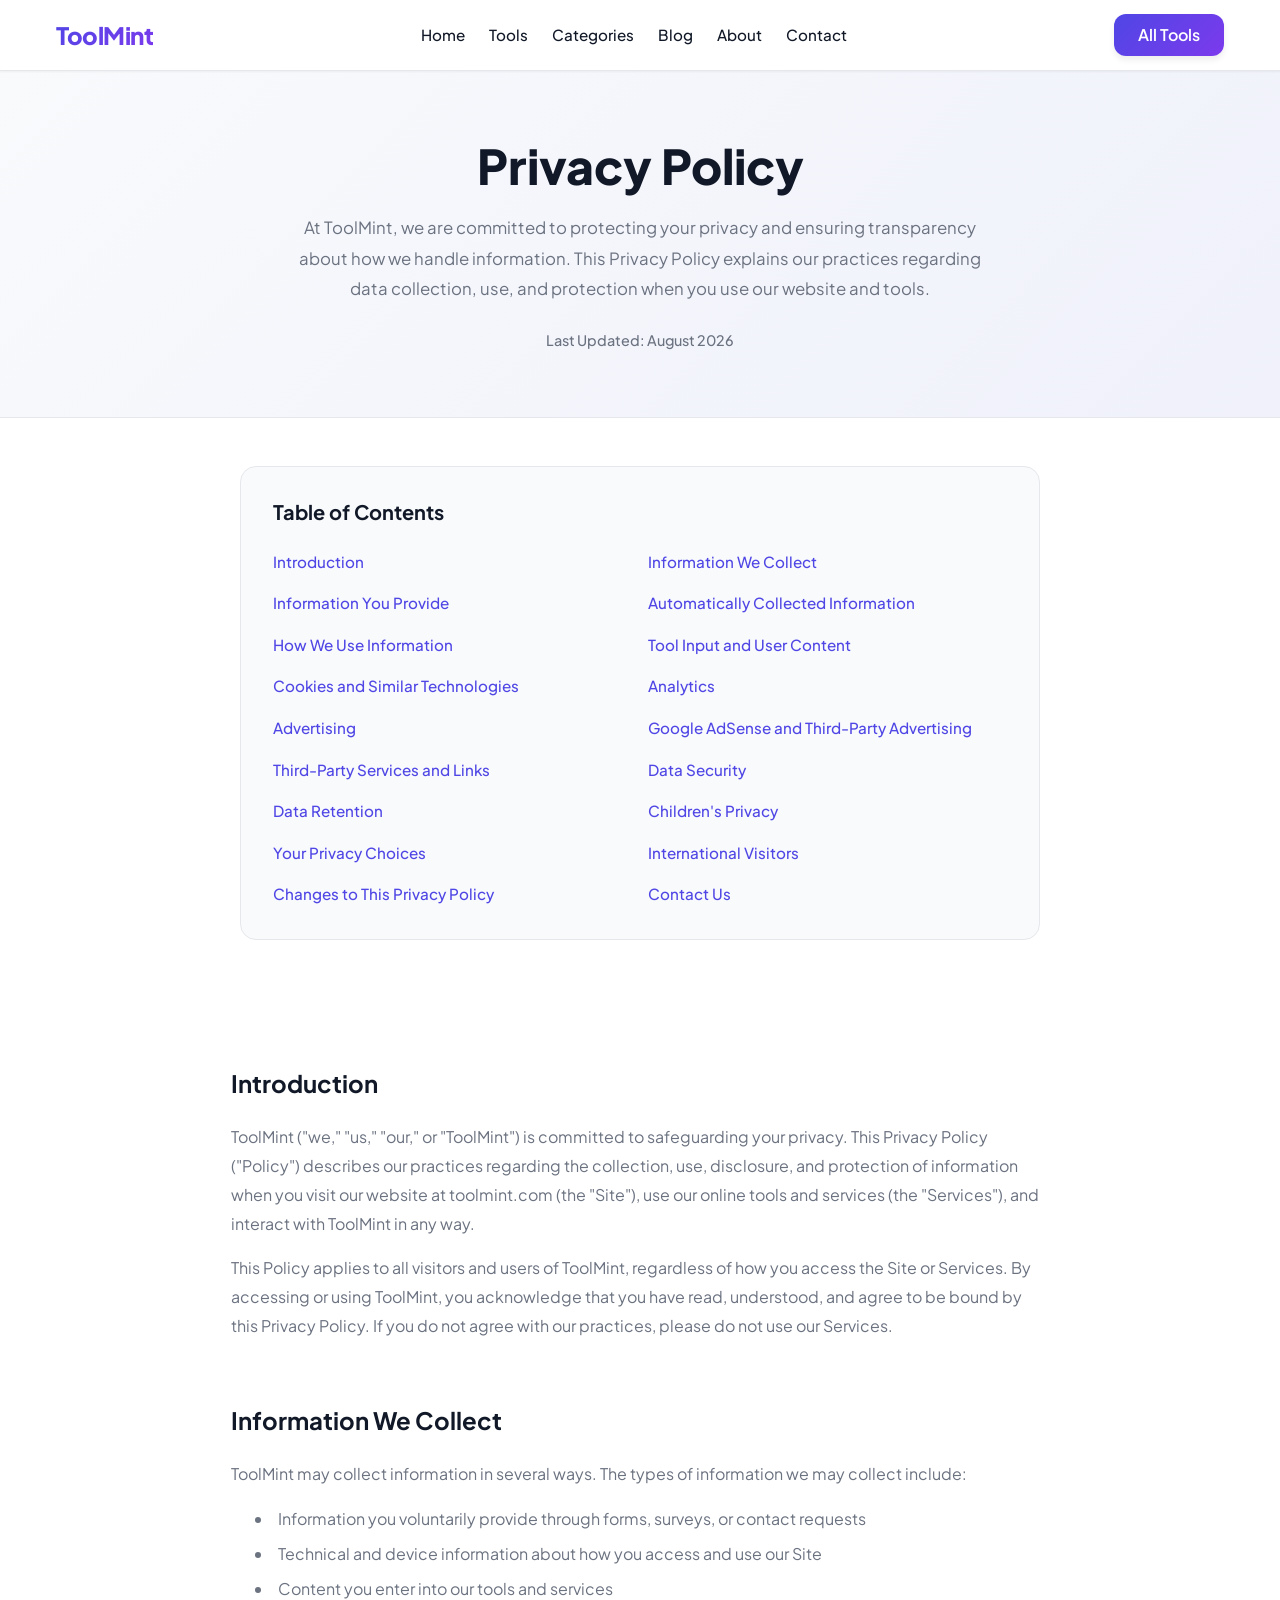
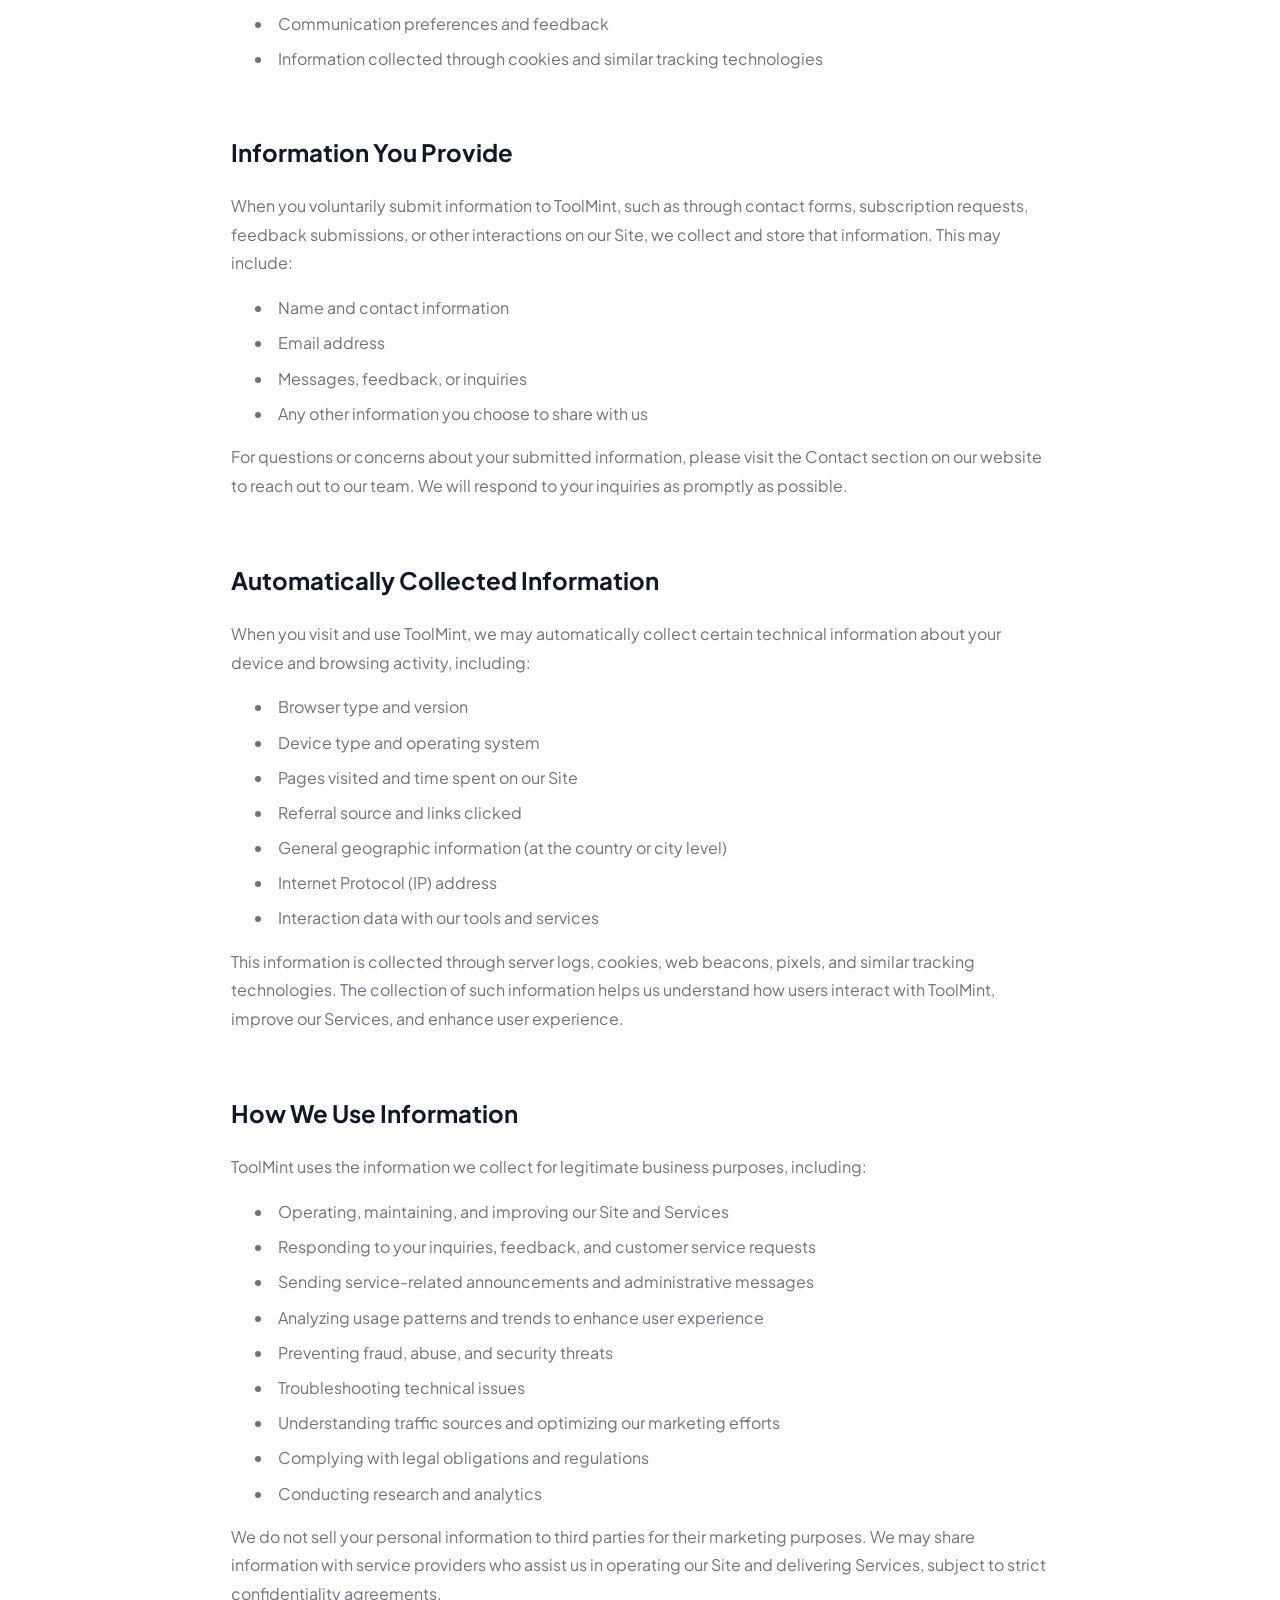
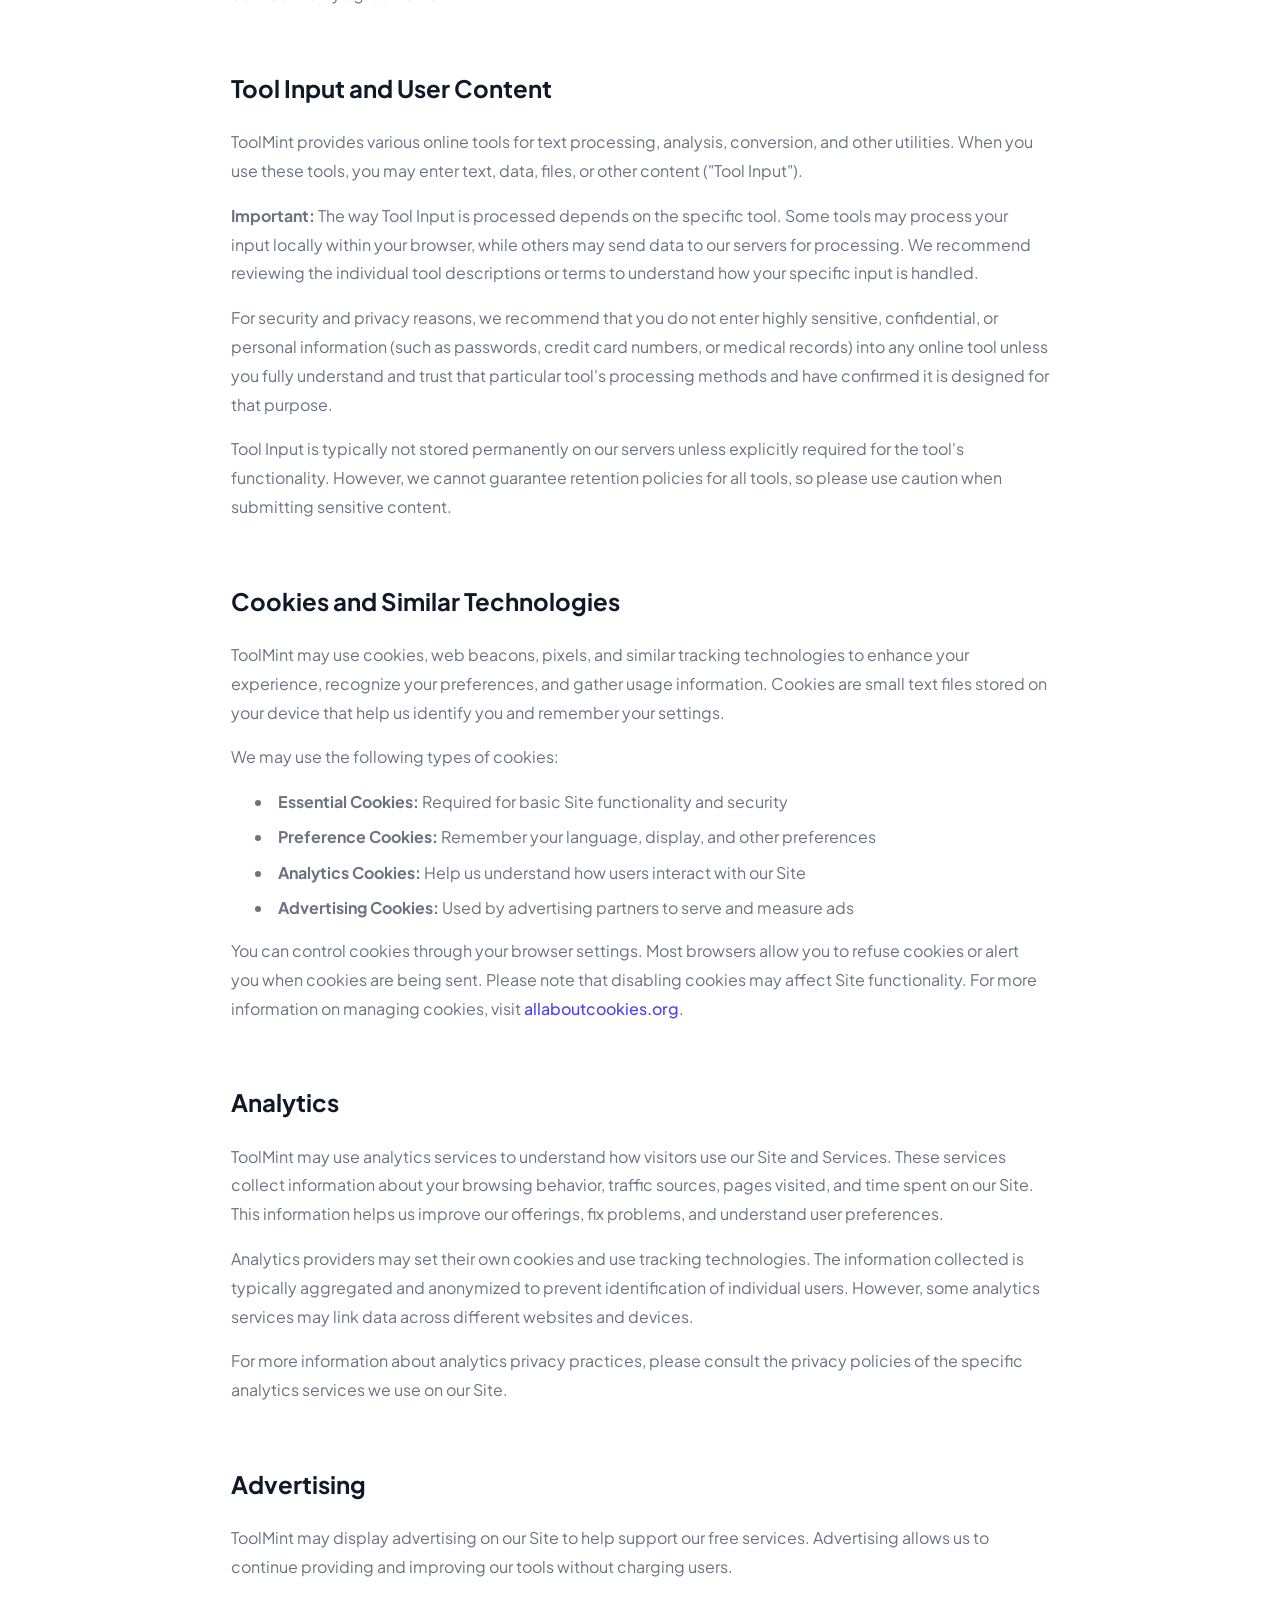
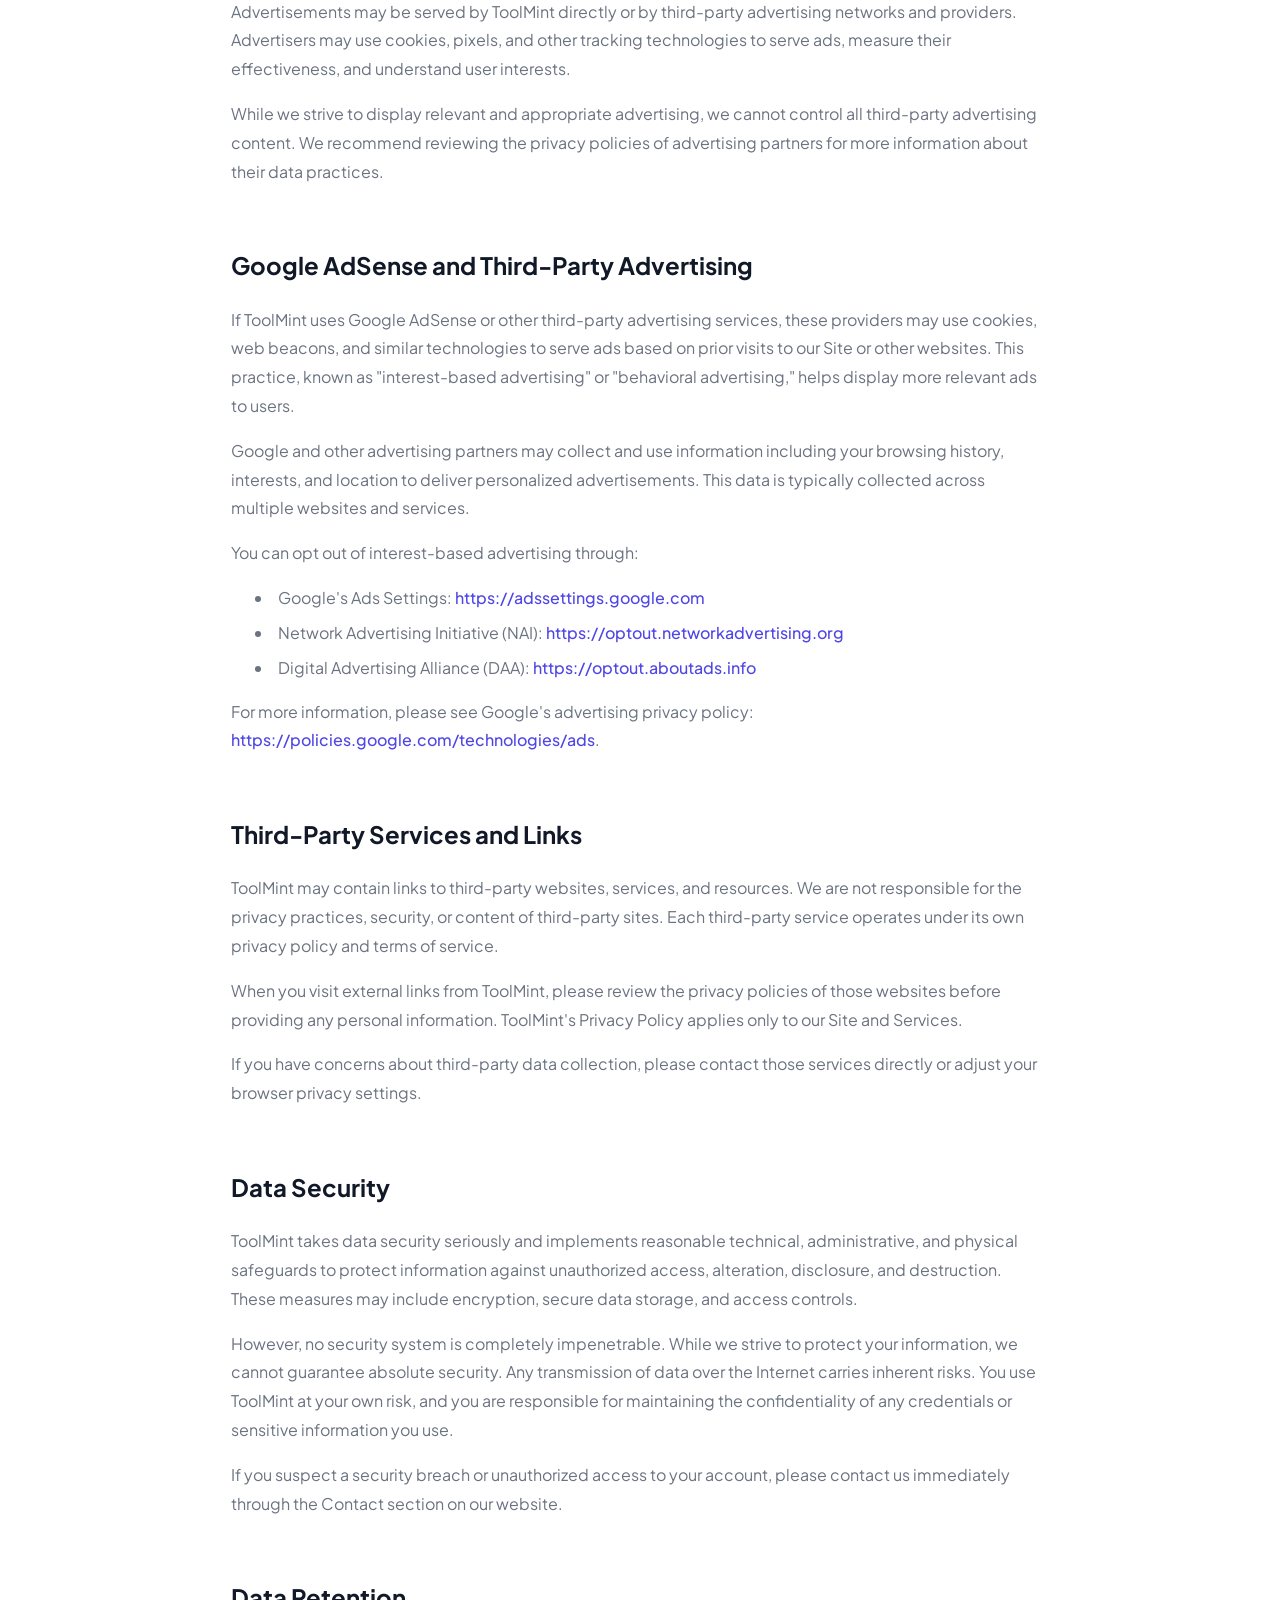
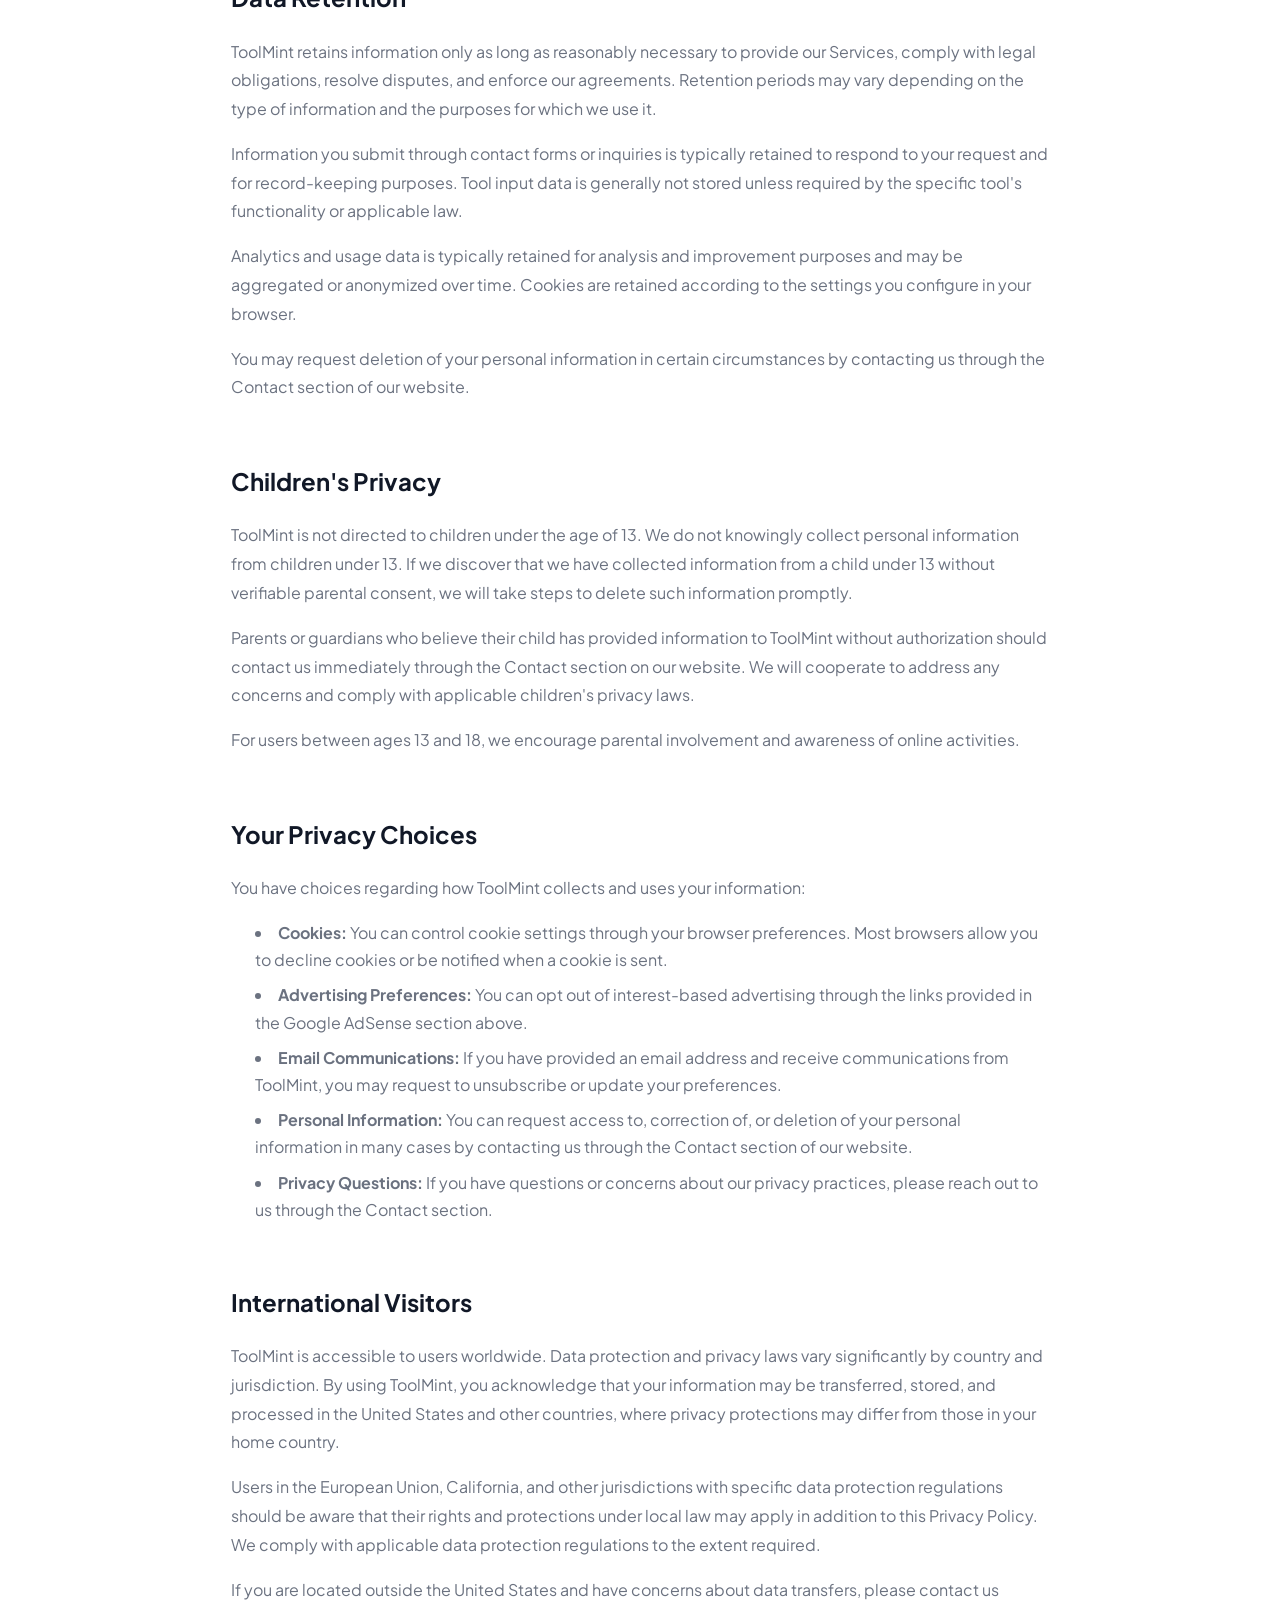
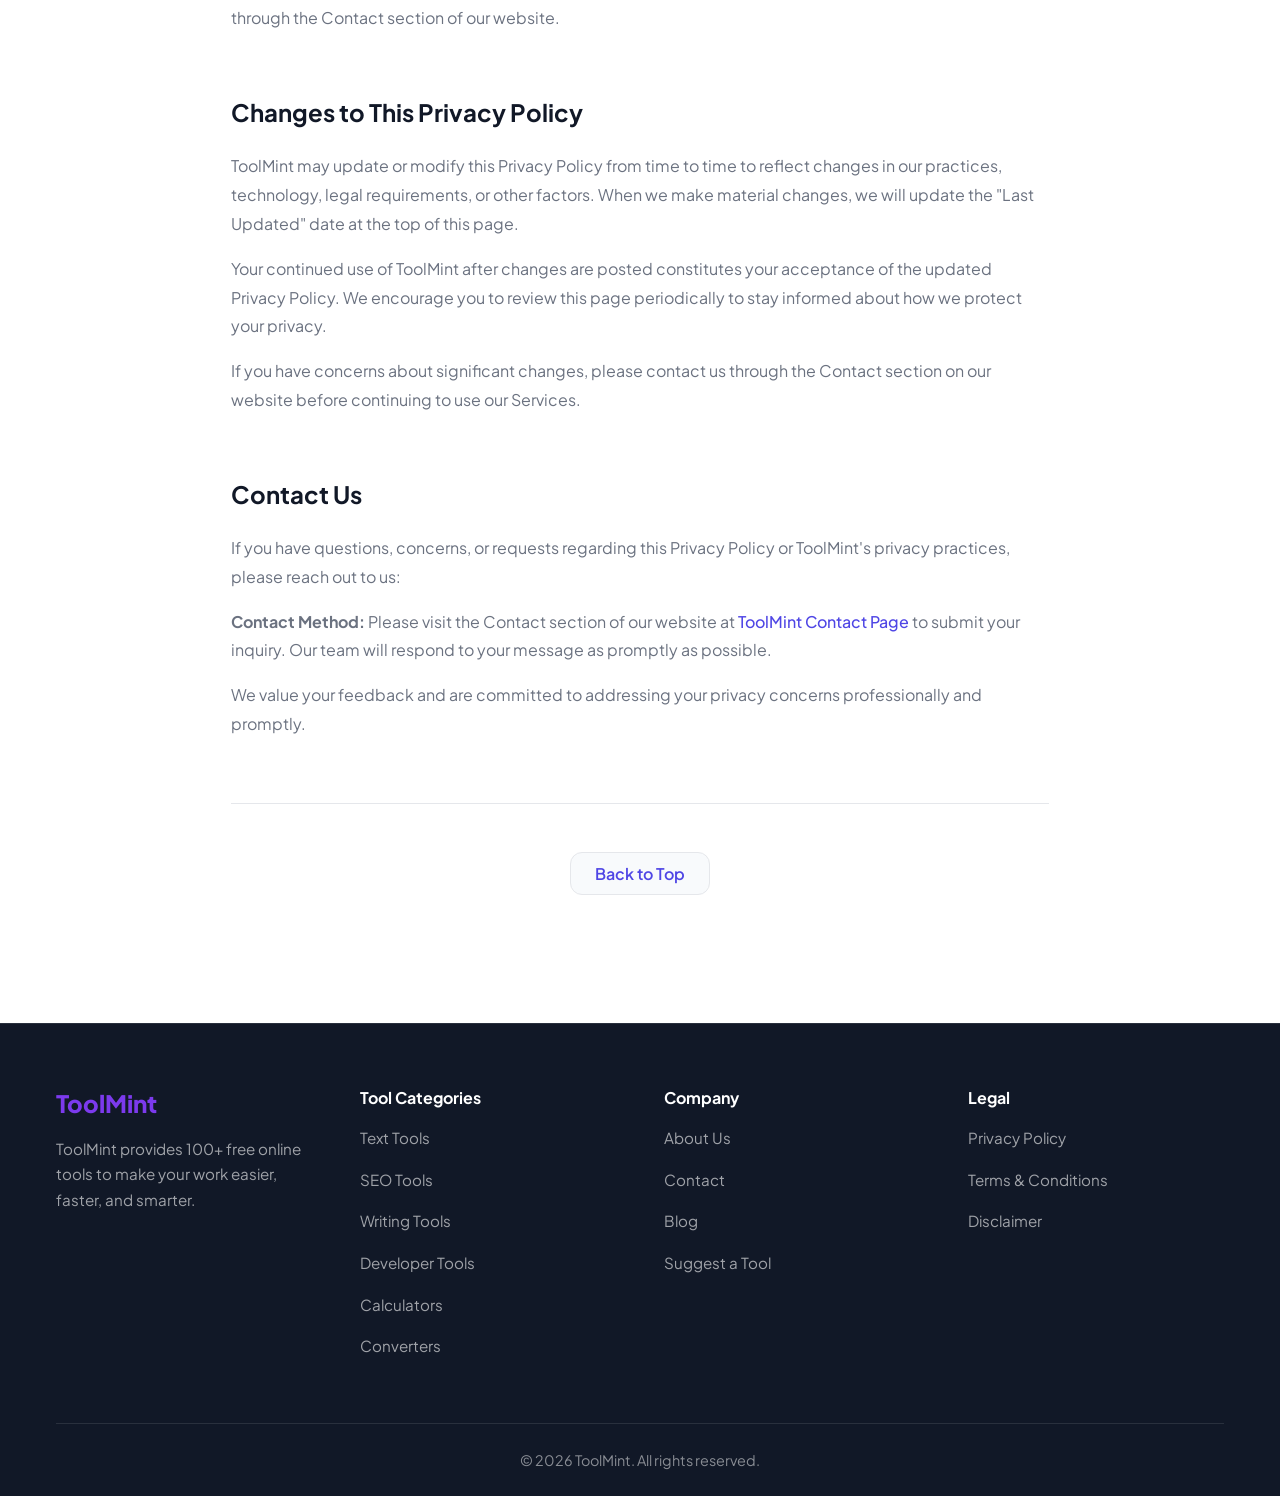
<file: privacy-policy.html>
<!DOCTYPE html>
<html lang="en">
<head>
    <meta charset="UTF-8">
    <meta name="viewport" content="width=device-width, initial-scale=1.0">
    <meta name="description" content="ToolMint Privacy Policy - Learn how ToolMint protects your privacy and handles information when using our free online tools.">
    <meta name="robots" content="index, follow">
    <title>Privacy Policy | ToolMint</title>
    <link rel="stylesheet" href="style.css">
</head>

<body>
    <!-- HEADER / NAVBAR -->
    <header class="tm-header">
        <div class="tm-container">
            <div class="tm-header-wrapper">
                <a href="index.html" class="tm-logo">ToolMint</a>
                
                <nav class="tm-nav" id="tm-nav-main">
                    <a href="index.html" class="tm-nav-link">Home</a>
                    <a href="index.html#tools" class="tm-nav-link">Tools</a>
                    <a href="index.html#categories" class="tm-nav-link">Categories</a>
                    <a href="index.html#blog" class="tm-nav-link">Blog</a>
                    <a href="index.html#about" class="tm-nav-link">About</a>
                    <a href="index.html#contact" class="tm-nav-link">Contact</a>
                </nav>

                <a href="index.html#tools" class="tm-btn-all-tools">All Tools</a>

                <button class="tm-mobile-menu-btn" id="tm-mobile-menu-btn" aria-label="Toggle mobile menu" aria-expanded="false">
                    <span></span>
                    <span></span>
                    <span></span>
                </button>
            </div>
        </div>
    </header>

    <main class="tm-main">
        <!-- PRIVACY POLICY HERO -->
        <section class="tm-privacy-hero">
            <div class="tm-container">
                <h1 class="tm-privacy-hero-title">Privacy Policy</h1>
                <p class="tm-privacy-hero-description">
                    At ToolMint, we are committed to protecting your privacy and ensuring transparency about how we handle information. This Privacy Policy explains our practices regarding data collection, use, and protection when you use our website and tools.
                </p>
                <p class="tm-privacy-updated">Last Updated: August 2026</p>
            </div>
        </section>

        <!-- TABLE OF CONTENTS -->
        <section class="tm-privacy-toc-section">
            <div class="tm-container">
                <div class="tm-privacy-toc">
                    <h2 class="tm-privacy-toc-title">Table of Contents</h2>
                    <ul class="tm-privacy-toc-list">
                        <li><a href="#introduction" class="tm-privacy-toc-link">Introduction</a></li>
                        <li><a href="#information-we-collect" class="tm-privacy-toc-link">Information We Collect</a></li>
                        <li><a href="#information-you-provide" class="tm-privacy-toc-link">Information You Provide</a></li>
                        <li><a href="#automatically-collected" class="tm-privacy-toc-link">Automatically Collected Information</a></li>
                        <li><a href="#how-we-use" class="tm-privacy-toc-link">How We Use Information</a></li>
                        <li><a href="#tool-input" class="tm-privacy-toc-link">Tool Input and User Content</a></li>
                        <li><a href="#cookies" class="tm-privacy-toc-link">Cookies and Similar Technologies</a></li>
                        <li><a href="#analytics" class="tm-privacy-toc-link">Analytics</a></li>
                        <li><a href="#advertising" class="tm-privacy-toc-link">Advertising</a></li>
                        <li><a href="#google-adsense" class="tm-privacy-toc-link">Google AdSense and Third-Party Advertising</a></li>
                        <li><a href="#third-party-services" class="tm-privacy-toc-link">Third-Party Services and Links</a></li>
                        <li><a href="#data-security" class="tm-privacy-toc-link">Data Security</a></li>
                        <li><a href="#data-retention" class="tm-privacy-toc-link">Data Retention</a></li>
                        <li><a href="#children-privacy" class="tm-privacy-toc-link">Children's Privacy</a></li>
                        <li><a href="#privacy-choices" class="tm-privacy-toc-link">Your Privacy Choices</a></li>
                        <li><a href="#international-visitors" class="tm-privacy-toc-link">International Visitors</a></li>
                        <li><a href="#policy-changes" class="tm-privacy-toc-link">Changes to This Privacy Policy</a></li>
                        <li><a href="#contact-us" class="tm-privacy-toc-link">Contact Us</a></li>
                    </ul>
                </div>
            </div>
        </section>

        <!-- PRIVACY POLICY CONTENT -->
        <article class="tm-privacy-content">
            <div class="tm-container">

                <!-- INTRODUCTION -->
                <section class="tm-privacy-section" id="introduction">
                    <h2 class="tm-privacy-section-title">Introduction</h2>
                    <p class="tm-privacy-text">
                        ToolMint ("we," "us," "our," or "ToolMint") is committed to safeguarding your privacy. This Privacy Policy ("Policy") describes our practices regarding the collection, use, disclosure, and protection of information when you visit our website at toolmint.com (the "Site"), use our online tools and services (the "Services"), and interact with ToolMint in any way.
                    </p>
                    <p class="tm-privacy-text">
                        This Policy applies to all visitors and users of ToolMint, regardless of how you access the Site or Services. By accessing or using ToolMint, you acknowledge that you have read, understood, and agree to be bound by this Privacy Policy. If you do not agree with our practices, please do not use our Services.
                    </p>
                </section>

                <!-- INFORMATION WE COLLECT -->
                <section class="tm-privacy-section" id="information-we-collect">
                    <h2 class="tm-privacy-section-title">Information We Collect</h2>
                    <p class="tm-privacy-text">
                        ToolMint may collect information in several ways. The types of information we may collect include:
                    </p>
                    <ul class="tm-privacy-list">
                        <li>Information you voluntarily provide through forms, surveys, or contact requests</li>
                        <li>Technical and device information about how you access and use our Site</li>
                        <li>Content you enter into our tools and services</li>
                        <li>Communication preferences and feedback</li>
                        <li>Information collected through cookies and similar tracking technologies</li>
                    </ul>
                </section>

                <!-- INFORMATION YOU PROVIDE -->
                <section class="tm-privacy-section" id="information-you-provide">
                    <h2 class="tm-privacy-section-title">Information You Provide</h2>
                    <p class="tm-privacy-text">
                        When you voluntarily submit information to ToolMint, such as through contact forms, subscription requests, feedback submissions, or other interactions on our Site, we collect and store that information. This may include:
                    </p>
                    <ul class="tm-privacy-list">
                        <li>Name and contact information</li>
                        <li>Email address</li>
                        <li>Messages, feedback, or inquiries</li>
                        <li>Any other information you choose to share with us</li>
                    </ul>
                    <p class="tm-privacy-text">
                        For questions or concerns about your submitted information, please visit the Contact section on our website to reach out to our team. We will respond to your inquiries as promptly as possible.
                    </p>
                </section>

                <!-- AUTOMATICALLY COLLECTED INFORMATION -->
                <section class="tm-privacy-section" id="automatically-collected">
                    <h2 class="tm-privacy-section-title">Automatically Collected Information</h2>
                    <p class="tm-privacy-text">
                        When you visit and use ToolMint, we may automatically collect certain technical information about your device and browsing activity, including:
                    </p>
                    <ul class="tm-privacy-list">
                        <li>Browser type and version</li>
                        <li>Device type and operating system</li>
                        <li>Pages visited and time spent on our Site</li>
                        <li>Referral source and links clicked</li>
                        <li>General geographic information (at the country or city level)</li>
                        <li>Internet Protocol (IP) address</li>
                        <li>Interaction data with our tools and services</li>
                    </ul>
                    <p class="tm-privacy-text">
                        This information is collected through server logs, cookies, web beacons, pixels, and similar tracking technologies. The collection of such information helps us understand how users interact with ToolMint, improve our Services, and enhance user experience.
                    </p>
                </section>

                <!-- HOW WE USE INFORMATION -->
                <section class="tm-privacy-section" id="how-we-use">
                    <h2 class="tm-privacy-section-title">How We Use Information</h2>
                    <p class="tm-privacy-text">
                        ToolMint uses the information we collect for legitimate business purposes, including:
                    </p>
                    <ul class="tm-privacy-list">
                        <li>Operating, maintaining, and improving our Site and Services</li>
                        <li>Responding to your inquiries, feedback, and customer service requests</li>
                        <li>Sending service-related announcements and administrative messages</li>
                        <li>Analyzing usage patterns and trends to enhance user experience</li>
                        <li>Preventing fraud, abuse, and security threats</li>
                        <li>Troubleshooting technical issues</li>
                        <li>Understanding traffic sources and optimizing our marketing efforts</li>
                        <li>Complying with legal obligations and regulations</li>
                        <li>Conducting research and analytics</li>
                    </ul>
                    <p class="tm-privacy-text">
                        We do not sell your personal information to third parties for their marketing purposes. We may share information with service providers who assist us in operating our Site and delivering Services, subject to strict confidentiality agreements.
                    </p>
                </section>

                <!-- TOOL INPUT AND USER CONTENT -->
                <section class="tm-privacy-section" id="tool-input">
                    <h2 class="tm-privacy-section-title">Tool Input and User Content</h2>
                    <p class="tm-privacy-text">
                        ToolMint provides various online tools for text processing, analysis, conversion, and other utilities. When you use these tools, you may enter text, data, files, or other content ("Tool Input").
                    </p>
                    <p class="tm-privacy-text">
                        <strong>Important:</strong> The way Tool Input is processed depends on the specific tool. Some tools may process your input locally within your browser, while others may send data to our servers for processing. We recommend reviewing the individual tool descriptions or terms to understand how your specific input is handled.
                    </p>
                    <p class="tm-privacy-text">
                        For security and privacy reasons, we recommend that you do not enter highly sensitive, confidential, or personal information (such as passwords, credit card numbers, or medical records) into any online tool unless you fully understand and trust that particular tool's processing methods and have confirmed it is designed for that purpose.
                    </p>
                    <p class="tm-privacy-text">
                        Tool Input is typically not stored permanently on our servers unless explicitly required for the tool's functionality. However, we cannot guarantee retention policies for all tools, so please use caution when submitting sensitive content.
                    </p>
                </section>

                <!-- COOKIES AND SIMILAR TECHNOLOGIES -->
                <section class="tm-privacy-section" id="cookies">
                    <h2 class="tm-privacy-section-title">Cookies and Similar Technologies</h2>
                    <p class="tm-privacy-text">
                        ToolMint may use cookies, web beacons, pixels, and similar tracking technologies to enhance your experience, recognize your preferences, and gather usage information. Cookies are small text files stored on your device that help us identify you and remember your settings.
                    </p>
                    <p class="tm-privacy-text">
                        We may use the following types of cookies:
                    </p>
                    <ul class="tm-privacy-list">
                        <li><strong>Essential Cookies:</strong> Required for basic Site functionality and security</li>
                        <li><strong>Preference Cookies:</strong> Remember your language, display, and other preferences</li>
                        <li><strong>Analytics Cookies:</strong> Help us understand how users interact with our Site</li>
                        <li><strong>Advertising Cookies:</strong> Used by advertising partners to serve and measure ads</li>
                    </ul>
                    <p class="tm-privacy-text">
                        You can control cookies through your browser settings. Most browsers allow you to refuse cookies or alert you when cookies are being sent. Please note that disabling cookies may affect Site functionality. For more information on managing cookies, visit <a href="https://www.allaboutcookies.org" class="tm-privacy-link" target="_blank" rel="noopener noreferrer">allaboutcookies.org</a>.
                    </p>
                </section>

                <!-- ANALYTICS -->
                <section class="tm-privacy-section" id="analytics">
                    <h2 class="tm-privacy-section-title">Analytics</h2>
                    <p class="tm-privacy-text">
                        ToolMint may use analytics services to understand how visitors use our Site and Services. These services collect information about your browsing behavior, traffic sources, pages visited, and time spent on our Site. This information helps us improve our offerings, fix problems, and understand user preferences.
                    </p>
                    <p class="tm-privacy-text">
                        Analytics providers may set their own cookies and use tracking technologies. The information collected is typically aggregated and anonymized to prevent identification of individual users. However, some analytics services may link data across different websites and devices.
                    </p>
                    <p class="tm-privacy-text">
                        For more information about analytics privacy practices, please consult the privacy policies of the specific analytics services we use on our Site.
                    </p>
                </section>

                <!-- ADVERTISING -->
                <section class="tm-privacy-section" id="advertising">
                    <h2 class="tm-privacy-section-title">Advertising</h2>
                    <p class="tm-privacy-text">
                        ToolMint may display advertising on our Site to help support our free services. Advertising allows us to continue providing and improving our tools without charging users.
                    </p>
                    <p class="tm-privacy-text">
                        Advertisements may be served by ToolMint directly or by third-party advertising networks and providers. Advertisers may use cookies, pixels, and other tracking technologies to serve ads, measure their effectiveness, and understand user interests.
                    </p>
                    <p class="tm-privacy-text">
                        While we strive to display relevant and appropriate advertising, we cannot control all third-party advertising content. We recommend reviewing the privacy policies of advertising partners for more information about their data practices.
                    </p>
                </section>

                <!-- GOOGLE ADSENSE AND THIRD-PARTY ADVERTISING -->
                <section class="tm-privacy-section" id="google-adsense">
                    <h2 class="tm-privacy-section-title">Google AdSense and Third-Party Advertising</h2>
                    <p class="tm-privacy-text">
                        If ToolMint uses Google AdSense or other third-party advertising services, these providers may use cookies, web beacons, and similar technologies to serve ads based on prior visits to our Site or other websites. This practice, known as "interest-based advertising" or "behavioral advertising," helps display more relevant ads to users.
                    </p>
                    <p class="tm-privacy-text">
                        Google and other advertising partners may collect and use information including your browsing history, interests, and location to deliver personalized advertisements. This data is typically collected across multiple websites and services.
                    </p>
                    <p class="tm-privacy-text">
                        You can opt out of interest-based advertising through:
                    </p>
                    <ul class="tm-privacy-list">
                        <li>Google's Ads Settings: <a href="https://adssettings.google.com" class="tm-privacy-link" target="_blank" rel="noopener noreferrer">https://adssettings.google.com</a></li>
                        <li>Network Advertising Initiative (NAI): <a href="https://optout.networkadvertising.org" class="tm-privacy-link" target="_blank" rel="noopener noreferrer">https://optout.networkadvertising.org</a></li>
                        <li>Digital Advertising Alliance (DAA): <a href="https://optout.aboutads.info" class="tm-privacy-link" target="_blank" rel="noopener noreferrer">https://optout.aboutads.info</a></li>
                    </ul>
                    <p class="tm-privacy-text">
                        For more information, please see Google's advertising privacy policy: <a href="https://policies.google.com/technologies/ads" class="tm-privacy-link" target="_blank" rel="noopener noreferrer">https://policies.google.com/technologies/ads</a>.
                    </p>
                </section>

                <!-- THIRD-PARTY SERVICES AND LINKS -->
                <section class="tm-privacy-section" id="third-party-services">
                    <h2 class="tm-privacy-section-title">Third-Party Services and Links</h2>
                    <p class="tm-privacy-text">
                        ToolMint may contain links to third-party websites, services, and resources. We are not responsible for the privacy practices, security, or content of third-party sites. Each third-party service operates under its own privacy policy and terms of service.
                    </p>
                    <p class="tm-privacy-text">
                        When you visit external links from ToolMint, please review the privacy policies of those websites before providing any personal information. ToolMint's Privacy Policy applies only to our Site and Services.
                    </p>
                    <p class="tm-privacy-text">
                        If you have concerns about third-party data collection, please contact those services directly or adjust your browser privacy settings.
                    </p>
                </section>

                <!-- DATA SECURITY -->
                <section class="tm-privacy-section" id="data-security">
                    <h2 class="tm-privacy-section-title">Data Security</h2>
                    <p class="tm-privacy-text">
                        ToolMint takes data security seriously and implements reasonable technical, administrative, and physical safeguards to protect information against unauthorized access, alteration, disclosure, and destruction. These measures may include encryption, secure data storage, and access controls.
                    </p>
                    <p class="tm-privacy-text">
                        However, no security system is completely impenetrable. While we strive to protect your information, we cannot guarantee absolute security. Any transmission of data over the Internet carries inherent risks. You use ToolMint at your own risk, and you are responsible for maintaining the confidentiality of any credentials or sensitive information you use.
                    </p>
                    <p class="tm-privacy-text">
                        If you suspect a security breach or unauthorized access to your account, please contact us immediately through the Contact section on our website.
                    </p>
                </section>

                <!-- DATA RETENTION -->
                <section class="tm-privacy-section" id="data-retention">
                    <h2 class="tm-privacy-section-title">Data Retention</h2>
                    <p class="tm-privacy-text">
                        ToolMint retains information only as long as reasonably necessary to provide our Services, comply with legal obligations, resolve disputes, and enforce our agreements. Retention periods may vary depending on the type of information and the purposes for which we use it.
                    </p>
                    <p class="tm-privacy-text">
                        Information you submit through contact forms or inquiries is typically retained to respond to your request and for record-keeping purposes. Tool input data is generally not stored unless required by the specific tool's functionality or applicable law.
                    </p>
                    <p class="tm-privacy-text">
                        Analytics and usage data is typically retained for analysis and improvement purposes and may be aggregated or anonymized over time. Cookies are retained according to the settings you configure in your browser.
                    </p>
                    <p class="tm-privacy-text">
                        You may request deletion of your personal information in certain circumstances by contacting us through the Contact section of our website.
                    </p>
                </section>

                <!-- CHILDREN'S PRIVACY -->
                <section class="tm-privacy-section" id="children-privacy">
                    <h2 class="tm-privacy-section-title">Children's Privacy</h2>
                    <p class="tm-privacy-text">
                        ToolMint is not directed to children under the age of 13. We do not knowingly collect personal information from children under 13. If we discover that we have collected information from a child under 13 without verifiable parental consent, we will take steps to delete such information promptly.
                    </p>
                    <p class="tm-privacy-text">
                        Parents or guardians who believe their child has provided information to ToolMint without authorization should contact us immediately through the Contact section on our website. We will cooperate to address any concerns and comply with applicable children's privacy laws.
                    </p>
                    <p class="tm-privacy-text">
                        For users between ages 13 and 18, we encourage parental involvement and awareness of online activities.
                    </p>
                </section>

                <!-- YOUR PRIVACY CHOICES -->
                <section class="tm-privacy-section" id="privacy-choices">
                    <h2 class="tm-privacy-section-title">Your Privacy Choices</h2>
                    <p class="tm-privacy-text">
                        You have choices regarding how ToolMint collects and uses your information:
                    </p>
                    <ul class="tm-privacy-list">
                        <li><strong>Cookies:</strong> You can control cookie settings through your browser preferences. Most browsers allow you to decline cookies or be notified when a cookie is sent.</li>
                        <li><strong>Advertising Preferences:</strong> You can opt out of interest-based advertising through the links provided in the Google AdSense section above.</li>
                        <li><strong>Email Communications:</strong> If you have provided an email address and receive communications from ToolMint, you may request to unsubscribe or update your preferences.</li>
                        <li><strong>Personal Information:</strong> You can request access to, correction of, or deletion of your personal information in many cases by contacting us through the Contact section of our website.</li>
                        <li><strong>Privacy Questions:</strong> If you have questions or concerns about our privacy practices, please reach out to us through the Contact section.</li>
                    </ul>
                </section>

                <!-- INTERNATIONAL VISITORS -->
                <section class="tm-privacy-section" id="international-visitors">
                    <h2 class="tm-privacy-section-title">International Visitors</h2>
                    <p class="tm-privacy-text">
                        ToolMint is accessible to users worldwide. Data protection and privacy laws vary significantly by country and jurisdiction. By using ToolMint, you acknowledge that your information may be transferred, stored, and processed in the United States and other countries, where privacy protections may differ from those in your home country.
                    </p>
                    <p class="tm-privacy-text">
                        Users in the European Union, California, and other jurisdictions with specific data protection regulations should be aware that their rights and protections under local law may apply in addition to this Privacy Policy. We comply with applicable data protection regulations to the extent required.
                    </p>
                    <p class="tm-privacy-text">
                        If you are located outside the United States and have concerns about data transfers, please contact us through the Contact section of our website.
                    </p>
                </section>

                <!-- CHANGES TO THIS PRIVACY POLICY -->
                <section class="tm-privacy-section" id="policy-changes">
                    <h2 class="tm-privacy-section-title">Changes to This Privacy Policy</h2>
                    <p class="tm-privacy-text">
                        ToolMint may update or modify this Privacy Policy from time to time to reflect changes in our practices, technology, legal requirements, or other factors. When we make material changes, we will update the "Last Updated" date at the top of this page.
                    </p>
                    <p class="tm-privacy-text">
                        Your continued use of ToolMint after changes are posted constitutes your acceptance of the updated Privacy Policy. We encourage you to review this page periodically to stay informed about how we protect your privacy.
                    </p>
                    <p class="tm-privacy-text">
                        If you have concerns about significant changes, please contact us through the Contact section on our website before continuing to use our Services.
                    </p>
                </section>

                <!-- CONTACT US -->
                <section class="tm-privacy-section" id="contact-us">
                    <h2 class="tm-privacy-section-title">Contact Us</h2>
                    <p class="tm-privacy-text">
                        If you have questions, concerns, or requests regarding this Privacy Policy or ToolMint's privacy practices, please reach out to us:
                    </p>
                    <p class="tm-privacy-text">
                        <strong>Contact Method:</strong> Please visit the Contact section of our website at <a href="index.html#contact" class="tm-privacy-link">ToolMint Contact Page</a> to submit your inquiry. Our team will respond to your message as promptly as possible.
                    </p>
                    <p class="tm-privacy-text">
                        We value your feedback and are committed to addressing your privacy concerns professionally and promptly.
                    </p>
                </section>

                <!-- BACK TO TOP -->
                <div class="tm-privacy-back-to-top">
                    <a href="#" class="tm-privacy-back-to-top-link">Back to Top</a>
                </div>

            </div>
        </article>

    </main>

    <!-- FOOTER -->
    <footer class="tm-footer">
        <div class="tm-container">
            <div class="tm-footer-grid">
                <div class="tm-footer-column tm-footer-brand">
                    <h3 class="tm-footer-logo">ToolMint</h3>
                    <p class="tm-footer-description">
                        ToolMint provides 100+ free online tools to make your work easier, faster, and smarter.
                    </p>
                </div>

                <div class="tm-footer-column">
                    <h4 class="tm-footer-title">Tool Categories</h4>
                    <ul class="tm-footer-links">
                        <li><a href="index.html#categories">Text Tools</a></li>
                        <li><a href="index.html#categories">SEO Tools</a></li>
                        <li><a href="index.html#categories">Writing Tools</a></li>
                        <li><a href="index.html#categories">Developer Tools</a></li>
                        <li><a href="index.html#categories">Calculators</a></li>
                        <li><a href="index.html#categories">Converters</a></li>
                    </ul>
                </div>

                <div class="tm-footer-column">
                    <h4 class="tm-footer-title">Company</h4>
                    <ul class="tm-footer-links">
                        <li><a href="index.html#about">About Us</a></li>
                        <li><a href="index.html#contact">Contact</a></li>
                        <li><a href="index.html#blog">Blog</a></li>
                        <li><a href="index.html#contact">Suggest a Tool</a></li>
                    </ul>
                </div>

                <div class="tm-footer-column">
                    <h4 class="tm-footer-title">Legal</h4>
                    <ul class="tm-footer-links">
                        <li><a href="privacy-policy.html">Privacy Policy</a></li>
                        <li><a href="terms-conditions.html">Terms & Conditions</a></li>
                        <li><a href="disclaimer.html">Disclaimer</a></li>
                    </ul>
                </div>
            </div>

            <div class="tm-footer-bottom">
                <p class="tm-footer-copyright">
                    © 2026 ToolMint. All rights reserved.
                </p>
            </div>
        </div>
    </footer>

    <script src="script.js"></script>
</body>
</html>
</file>
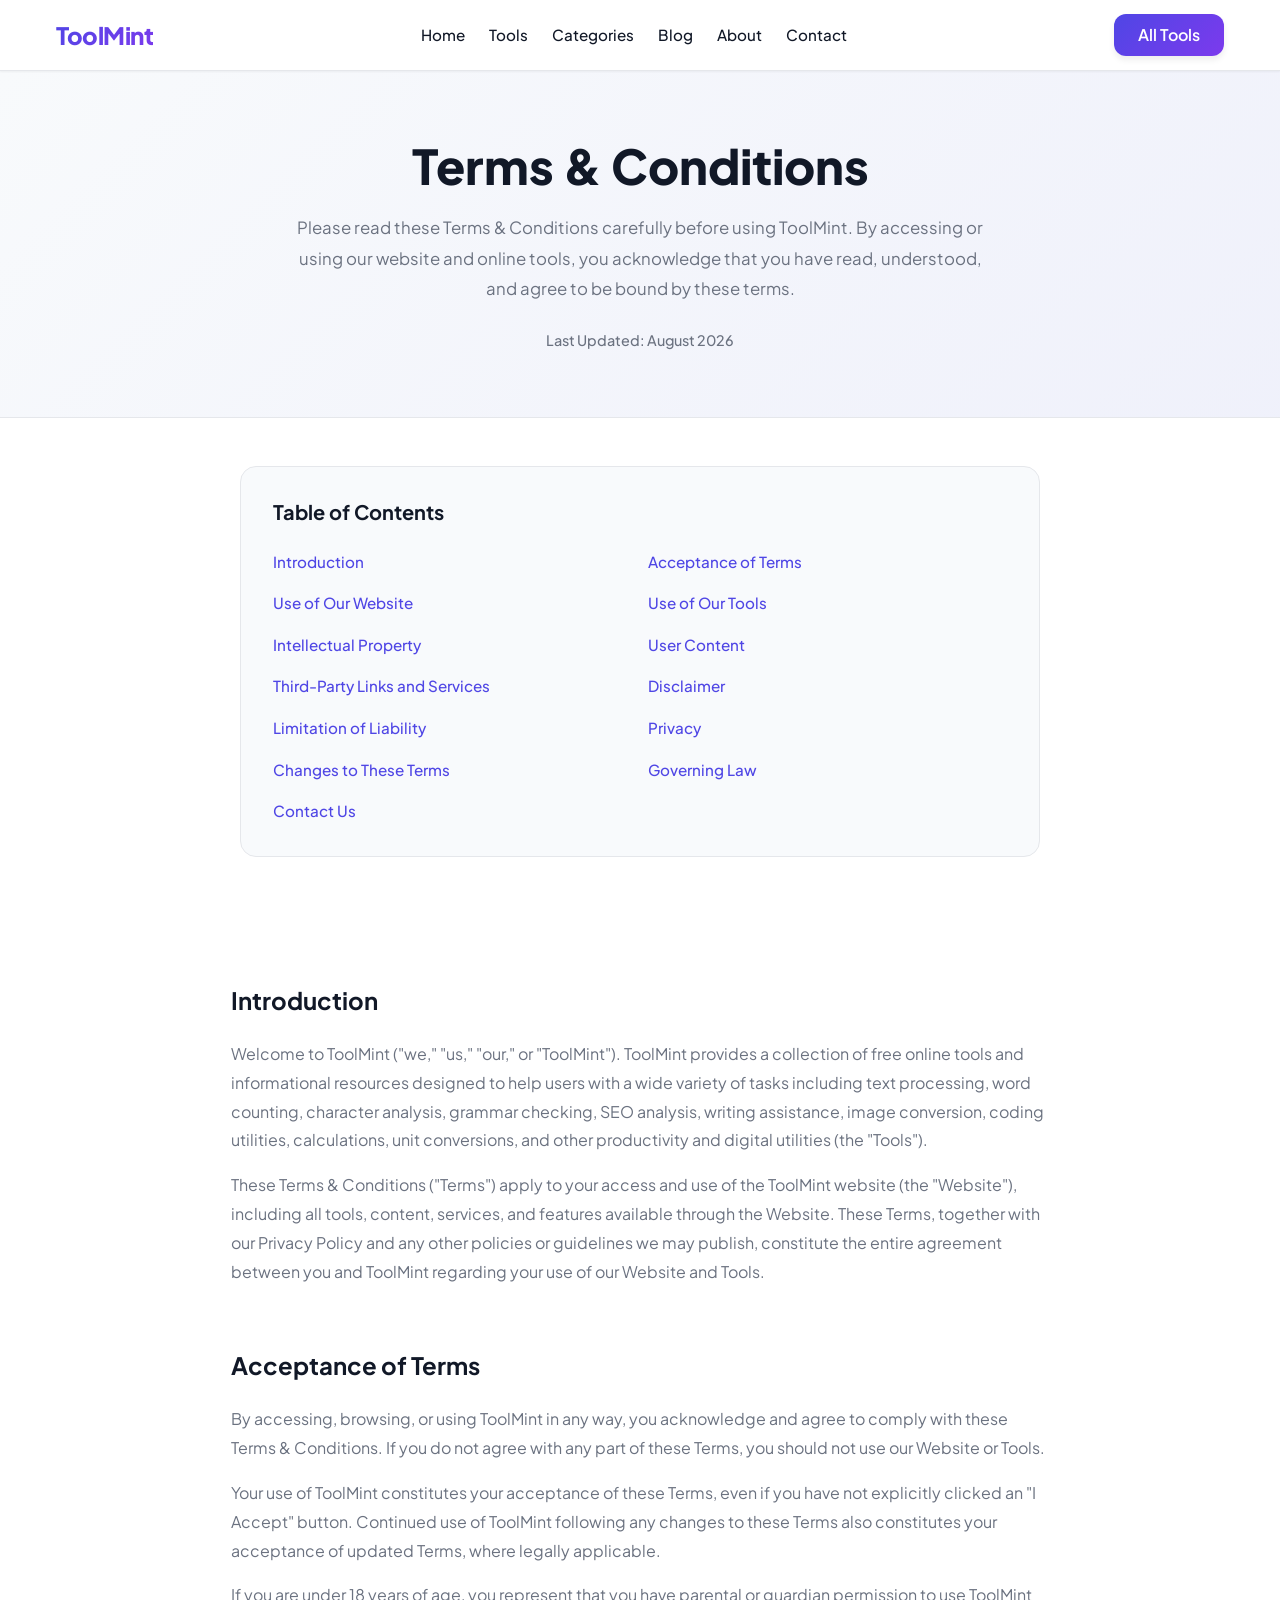
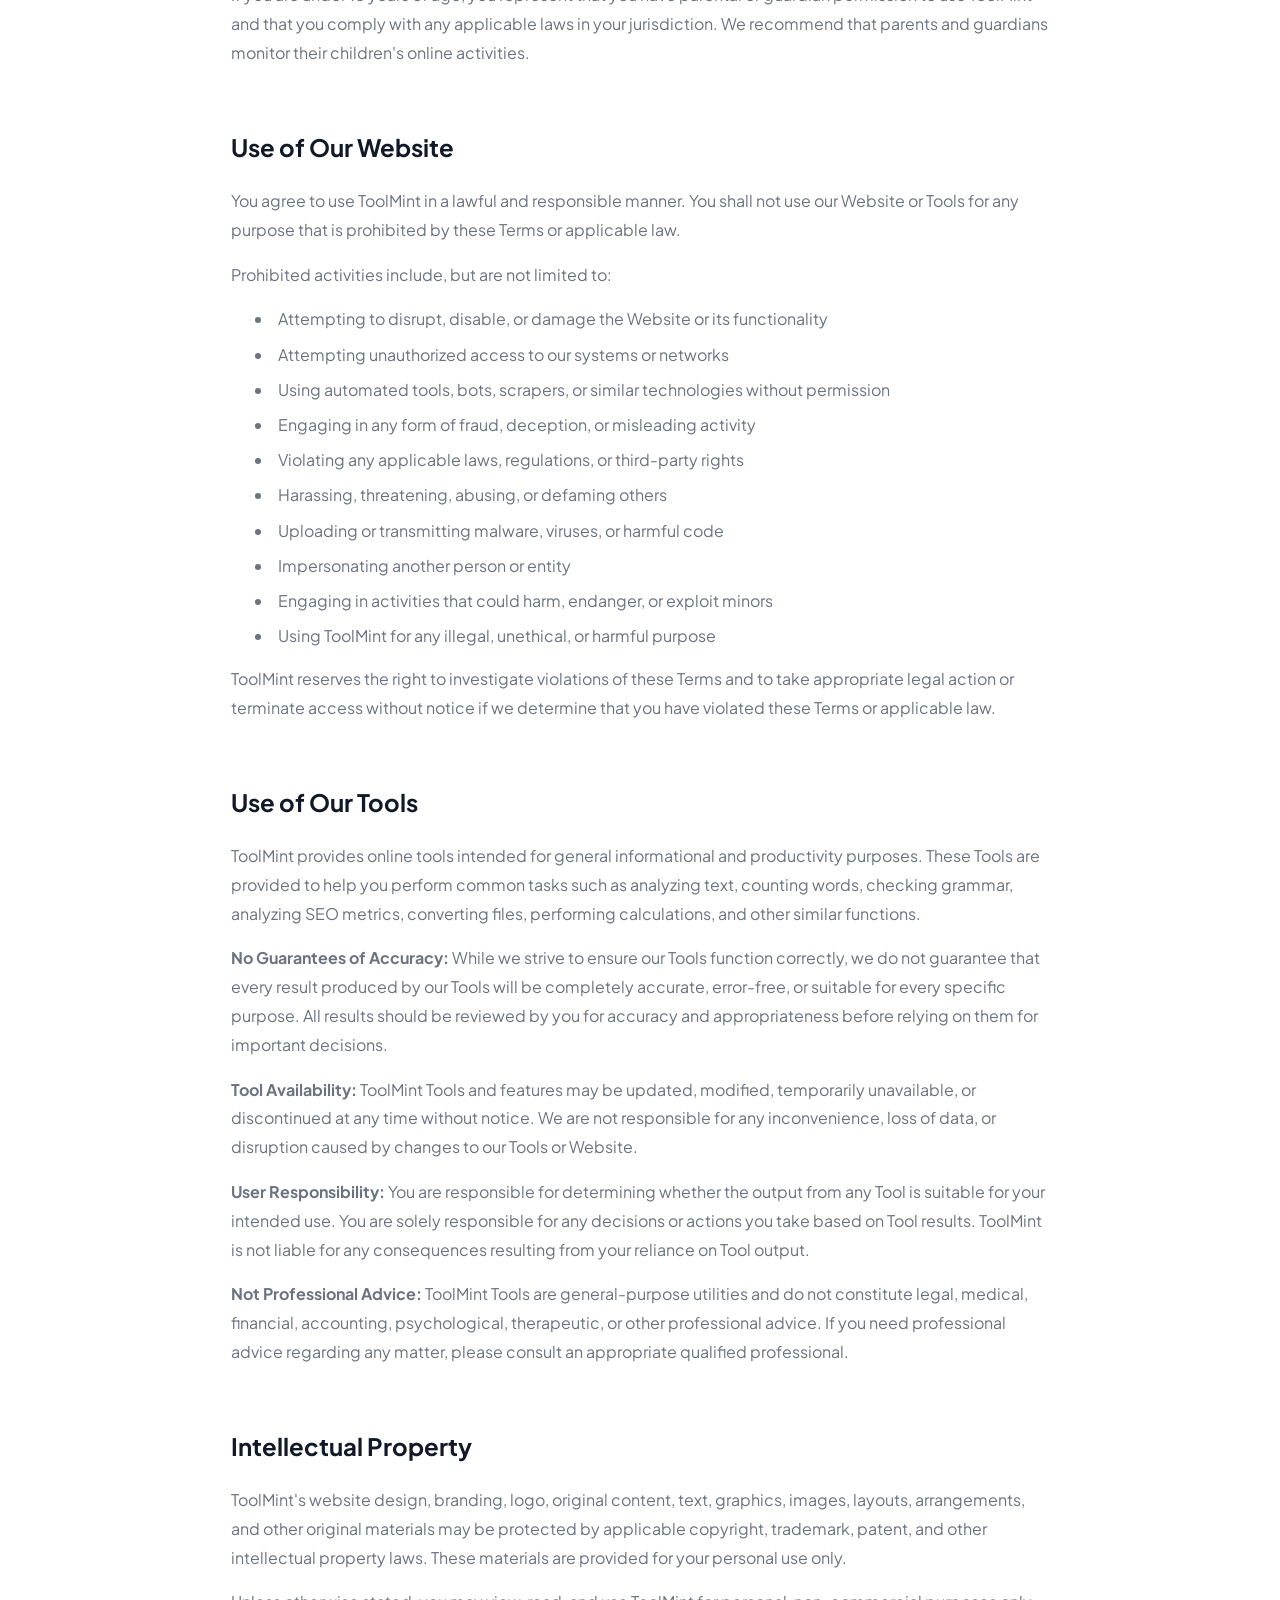
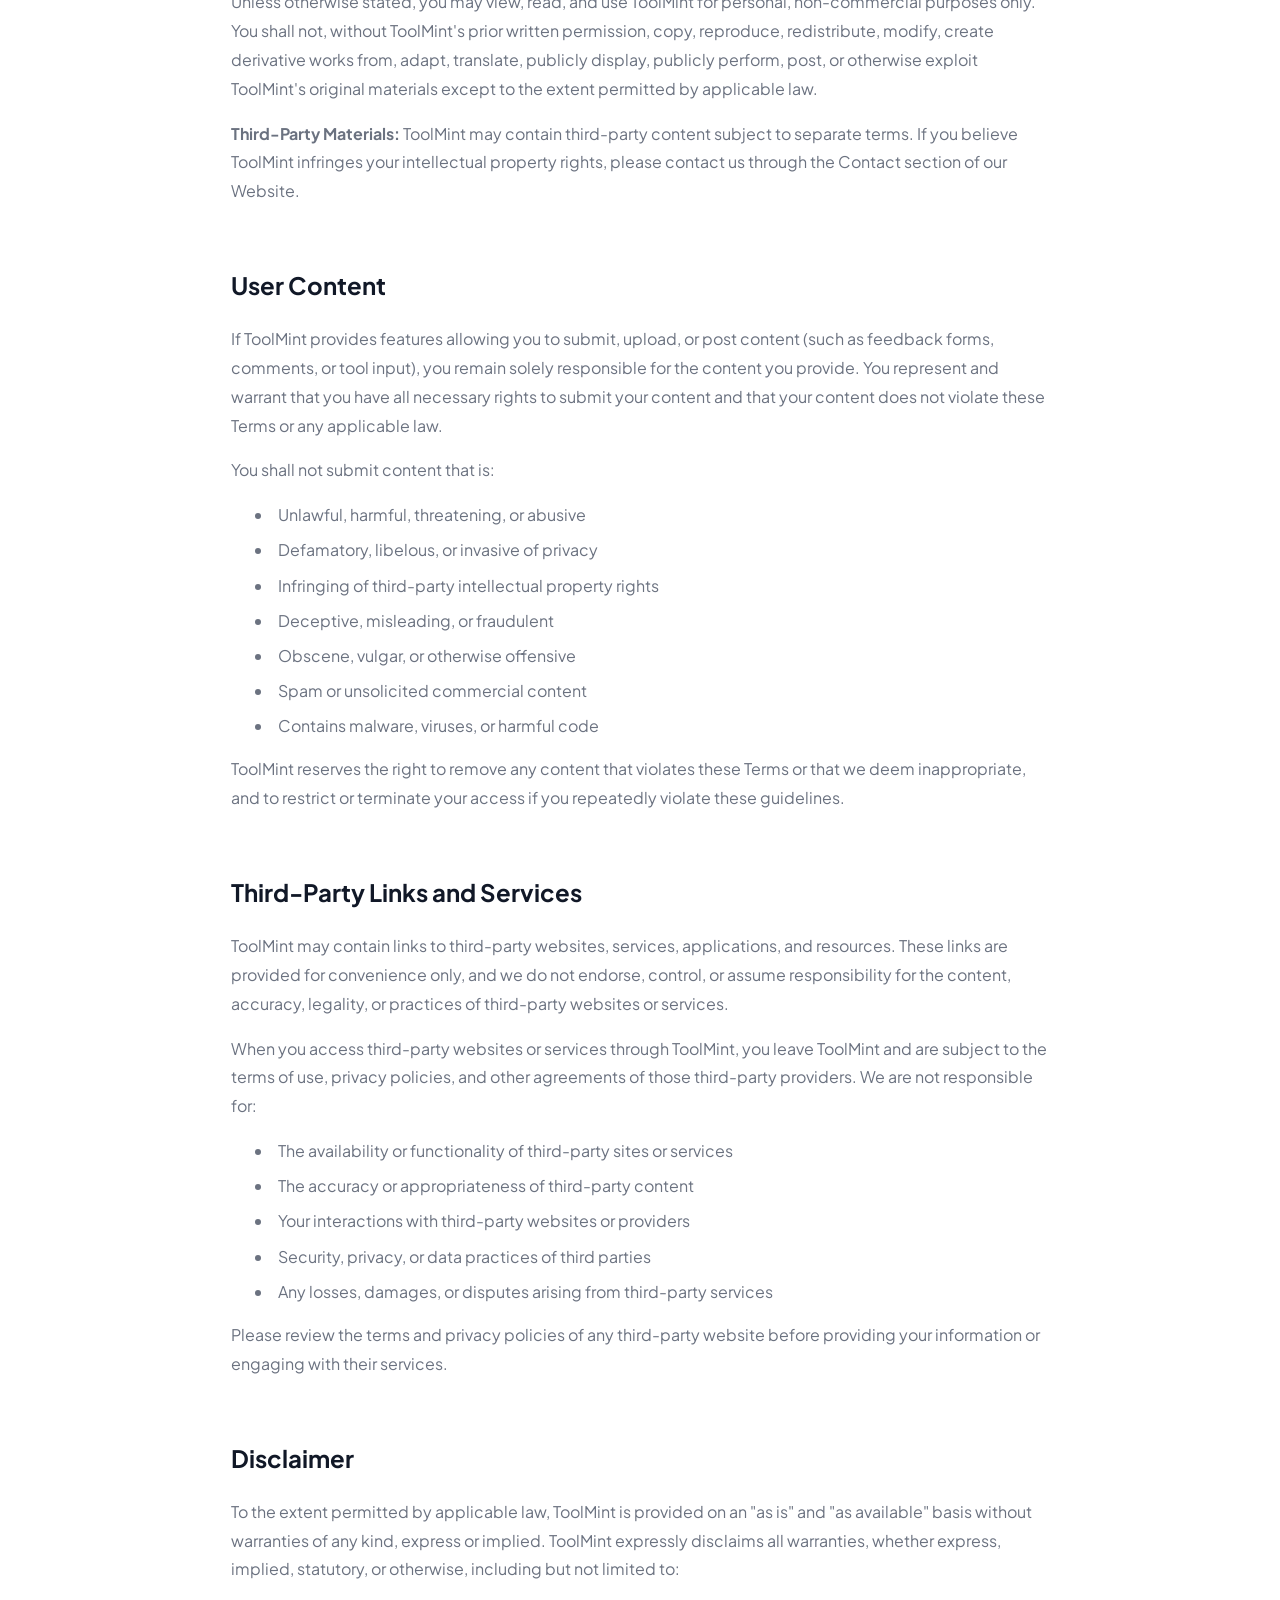
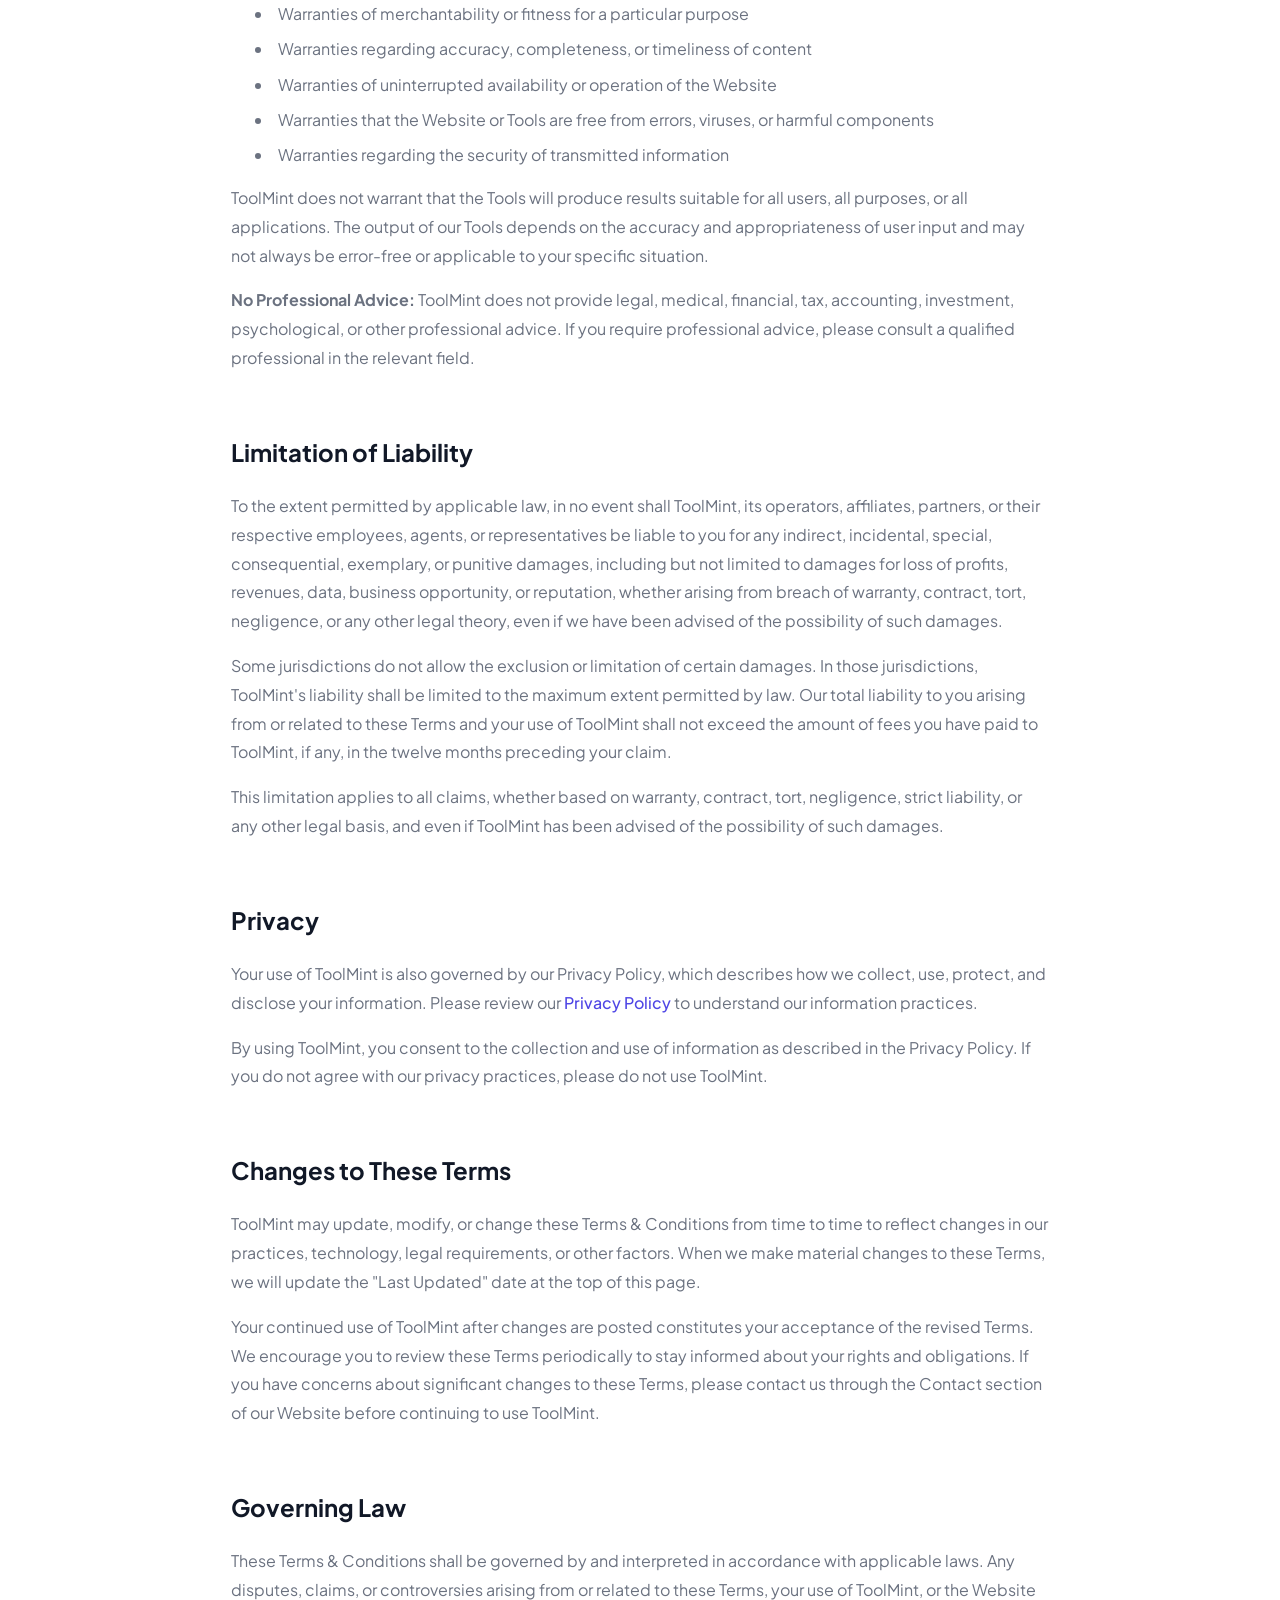
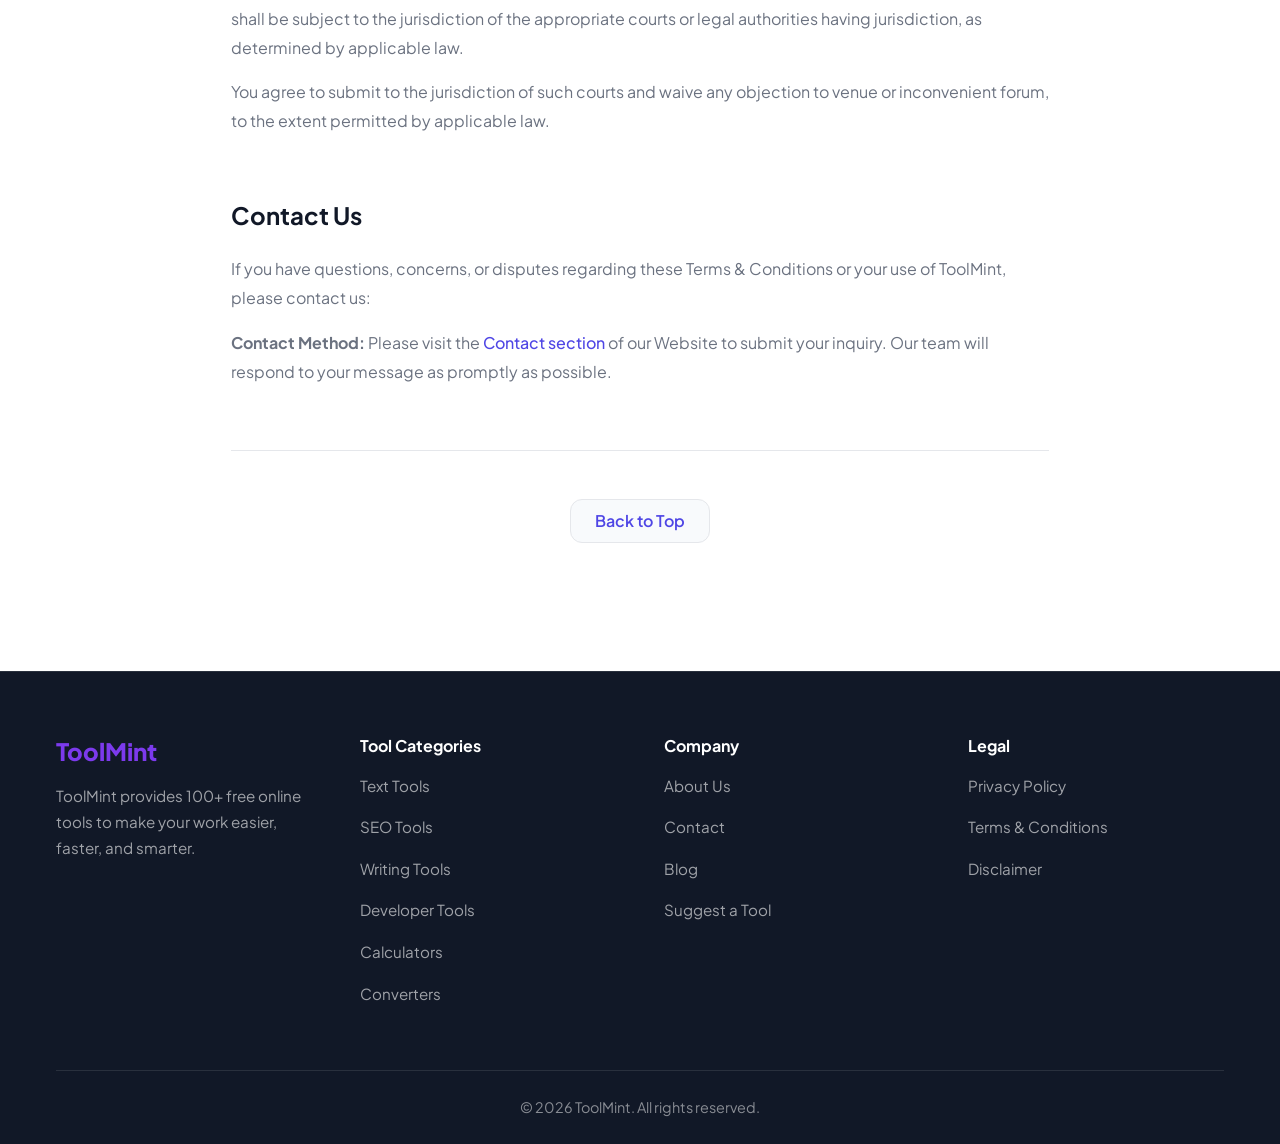
<file: terms-conditions.html>
<!DOCTYPE html>
<html lang="en">
<head>
    <meta charset="UTF-8">
    <meta name="viewport" content="width=device-width, initial-scale=1.0">
    <meta name="description" content="Read the Terms & Conditions for using ToolMint's free online tools, website services, content, and features.">
    <meta name="robots" content="index, follow">
    <title>Terms & Conditions | ToolMint</title>
    <link rel="stylesheet" href="style.css">
</head>

<body>
    <!-- HEADER / NAVBAR -->
    <header class="tm-header">
        <div class="tm-container">
            <div class="tm-header-wrapper">
                <a href="index.html" class="tm-logo">ToolMint</a>
                
                <nav class="tm-nav" id="tm-nav-main">
                    <a href="index.html" class="tm-nav-link">Home</a>
                    <a href="index.html#tools" class="tm-nav-link">Tools</a>
                    <a href="index.html#categories" class="tm-nav-link">Categories</a>
                    <a href="index.html#blog" class="tm-nav-link">Blog</a>
                    <a href="index.html#about" class="tm-nav-link">About</a>
                    <a href="index.html#contact" class="tm-nav-link">Contact</a>
                </nav>

                <a href="index.html#tools" class="tm-btn-all-tools">All Tools</a>

                <button class="tm-mobile-menu-btn" id="tm-mobile-menu-btn" aria-label="Toggle mobile menu" aria-expanded="false">
                    <span></span>
                    <span></span>
                    <span></span>
                </button>
            </div>
        </div>
    </header>

    <main class="tm-main">
        <!-- TERMS & CONDITIONS HERO -->
        <section class="tm-privacy-hero" id="top">
            <div class="tm-container">
                <h1 class="tm-privacy-hero-title">Terms & Conditions</h1>
                <p class="tm-privacy-hero-description">
                    Please read these Terms & Conditions carefully before using ToolMint. By accessing or using our website and online tools, you acknowledge that you have read, understood, and agree to be bound by these terms.
                </p>
                <p class="tm-privacy-updated">Last Updated: August 2026</p>
            </div>
        </section>

        <!-- TABLE OF CONTENTS -->
        <section class="tm-privacy-toc-section">
            <div class="tm-container">
                <div class="tm-privacy-toc">
                    <h2 class="tm-privacy-toc-title">Table of Contents</h2>
                    <ul class="tm-privacy-toc-list">
                        <li><a href="#introduction" class="tm-privacy-toc-link">Introduction</a></li>
                        <li><a href="#acceptance-of-terms" class="tm-privacy-toc-link">Acceptance of Terms</a></li>
                        <li><a href="#use-of-website" class="tm-privacy-toc-link">Use of Our Website</a></li>
                        <li><a href="#use-of-tools" class="tm-privacy-toc-link">Use of Our Tools</a></li>
                        <li><a href="#intellectual-property" class="tm-privacy-toc-link">Intellectual Property</a></li>
                        <li><a href="#user-content" class="tm-privacy-toc-link">User Content</a></li>
                        <li><a href="#third-party-links" class="tm-privacy-toc-link">Third-Party Links and Services</a></li>
                        <li><a href="#disclaimer" class="tm-privacy-toc-link">Disclaimer</a></li>
                        <li><a href="#limitation-liability" class="tm-privacy-toc-link">Limitation of Liability</a></li>
                        <li><a href="#privacy" class="tm-privacy-toc-link">Privacy</a></li>
                        <li><a href="#changes-terms" class="tm-privacy-toc-link">Changes to These Terms</a></li>
                        <li><a href="#governing-law" class="tm-privacy-toc-link">Governing Law</a></li>
                        <li><a href="#contact-us" class="tm-privacy-toc-link">Contact Us</a></li>
                    </ul>
                </div>
            </div>
        </section>

        <!-- TERMS & CONDITIONS CONTENT -->
        <article class="tm-privacy-content">
            <div class="tm-container">

                <!-- INTRODUCTION -->
                <section class="tm-privacy-section" id="introduction">
                    <h2 class="tm-privacy-section-title">Introduction</h2>
                    <p class="tm-privacy-text">
                        Welcome to ToolMint ("we," "us," "our," or "ToolMint"). ToolMint provides a collection of free online tools and informational resources designed to help users with a wide variety of tasks including text processing, word counting, character analysis, grammar checking, SEO analysis, writing assistance, image conversion, coding utilities, calculations, unit conversions, and other productivity and digital utilities (the "Tools").
                    </p>
                    <p class="tm-privacy-text">
                        These Terms & Conditions ("Terms") apply to your access and use of the ToolMint website (the "Website"), including all tools, content, services, and features available through the Website. These Terms, together with our Privacy Policy and any other policies or guidelines we may publish, constitute the entire agreement between you and ToolMint regarding your use of our Website and Tools.
                    </p>
                </section>

                <!-- ACCEPTANCE OF TERMS -->
                <section class="tm-privacy-section" id="acceptance-of-terms">
                    <h2 class="tm-privacy-section-title">Acceptance of Terms</h2>
                    <p class="tm-privacy-text">
                        By accessing, browsing, or using ToolMint in any way, you acknowledge and agree to comply with these Terms & Conditions. If you do not agree with any part of these Terms, you should not use our Website or Tools.
                    </p>
                    <p class="tm-privacy-text">
                        Your use of ToolMint constitutes your acceptance of these Terms, even if you have not explicitly clicked an "I Accept" button. Continued use of ToolMint following any changes to these Terms also constitutes your acceptance of updated Terms, where legally applicable.
                    </p>
                    <p class="tm-privacy-text">
                        If you are under 18 years of age, you represent that you have parental or guardian permission to use ToolMint and that you comply with any applicable laws in your jurisdiction. We recommend that parents and guardians monitor their children's online activities.
                    </p>
                </section>

                <!-- USE OF OUR WEBSITE -->
                <section class="tm-privacy-section" id="use-of-website">
                    <h2 class="tm-privacy-section-title">Use of Our Website</h2>
                    <p class="tm-privacy-text">
                        You agree to use ToolMint in a lawful and responsible manner. You shall not use our Website or Tools for any purpose that is prohibited by these Terms or applicable law.
                    </p>
                    <p class="tm-privacy-text">
                        Prohibited activities include, but are not limited to:
                    </p>
                    <ul class="tm-privacy-list">
                        <li>Attempting to disrupt, disable, or damage the Website or its functionality</li>
                        <li>Attempting unauthorized access to our systems or networks</li>
                        <li>Using automated tools, bots, scrapers, or similar technologies without permission</li>
                        <li>Engaging in any form of fraud, deception, or misleading activity</li>
                        <li>Violating any applicable laws, regulations, or third-party rights</li>
                        <li>Harassing, threatening, abusing, or defaming others</li>
                        <li>Uploading or transmitting malware, viruses, or harmful code</li>
                        <li>Impersonating another person or entity</li>
                        <li>Engaging in activities that could harm, endanger, or exploit minors</li>
                        <li>Using ToolMint for any illegal, unethical, or harmful purpose</li>
                    </ul>
                    <p class="tm-privacy-text">
                        ToolMint reserves the right to investigate violations of these Terms and to take appropriate legal action or terminate access without notice if we determine that you have violated these Terms or applicable law.
                    </p>
                </section>

                <!-- USE OF OUR TOOLS -->
                <section class="tm-privacy-section" id="use-of-tools">
                    <h2 class="tm-privacy-section-title">Use of Our Tools</h2>
                    <p class="tm-privacy-text">
                        ToolMint provides online tools intended for general informational and productivity purposes. These Tools are provided to help you perform common tasks such as analyzing text, counting words, checking grammar, analyzing SEO metrics, converting files, performing calculations, and other similar functions.
                    </p>
                    <p class="tm-privacy-text">
                        <strong>No Guarantees of Accuracy:</strong> While we strive to ensure our Tools function correctly, we do not guarantee that every result produced by our Tools will be completely accurate, error-free, or suitable for every specific purpose. All results should be reviewed by you for accuracy and appropriateness before relying on them for important decisions.
                    </p>
                    <p class="tm-privacy-text">
                        <strong>Tool Availability:</strong> ToolMint Tools and features may be updated, modified, temporarily unavailable, or discontinued at any time without notice. We are not responsible for any inconvenience, loss of data, or disruption caused by changes to our Tools or Website.
                    </p>
                    <p class="tm-privacy-text">
                        <strong>User Responsibility:</strong> You are responsible for determining whether the output from any Tool is suitable for your intended use. You are solely responsible for any decisions or actions you take based on Tool results. ToolMint is not liable for any consequences resulting from your reliance on Tool output.
                    </p>
                    <p class="tm-privacy-text">
                        <strong>Not Professional Advice:</strong> ToolMint Tools are general-purpose utilities and do not constitute legal, medical, financial, accounting, psychological, therapeutic, or other professional advice. If you need professional advice regarding any matter, please consult an appropriate qualified professional.
                    </p>
                </section>

                <!-- INTELLECTUAL PROPERTY -->
                <section class="tm-privacy-section" id="intellectual-property">
                    <h2 class="tm-privacy-section-title">Intellectual Property</h2>
                    <p class="tm-privacy-text">
                        ToolMint's website design, branding, logo, original content, text, graphics, images, layouts, arrangements, and other original materials may be protected by applicable copyright, trademark, patent, and other intellectual property laws. These materials are provided for your personal use only.
                    </p>
                    <p class="tm-privacy-text">
                        Unless otherwise stated, you may view, read, and use ToolMint for personal, non-commercial purposes only. You shall not, without ToolMint's prior written permission, copy, reproduce, redistribute, modify, create derivative works from, adapt, translate, publicly display, publicly perform, post, or otherwise exploit ToolMint's original materials except to the extent permitted by applicable law.
                    </p>
                    <p class="tm-privacy-text">
                        <strong>Third-Party Materials:</strong> ToolMint may contain third-party content subject to separate terms. If you believe ToolMint infringes your intellectual property rights, please contact us through the Contact section of our Website.
                    </p>
                </section>

                <!-- USER CONTENT -->
                <section class="tm-privacy-section" id="user-content">
                    <h2 class="tm-privacy-section-title">User Content</h2>
                    <p class="tm-privacy-text">
                        If ToolMint provides features allowing you to submit, upload, or post content (such as feedback forms, comments, or tool input), you remain solely responsible for the content you provide. You represent and warrant that you have all necessary rights to submit your content and that your content does not violate these Terms or any applicable law.
                    </p>
                    <p class="tm-privacy-text">
                        You shall not submit content that is:
                    </p>
                    <ul class="tm-privacy-list">
                        <li>Unlawful, harmful, threatening, or abusive</li>
                        <li>Defamatory, libelous, or invasive of privacy</li>
                        <li>Infringing of third-party intellectual property rights</li>
                        <li>Deceptive, misleading, or fraudulent</li>
                        <li>Obscene, vulgar, or otherwise offensive</li>
                        <li>Spam or unsolicited commercial content</li>
                        <li>Contains malware, viruses, or harmful code</li>
                    </ul>
                    <p class="tm-privacy-text">
                        ToolMint reserves the right to remove any content that violates these Terms or that we deem inappropriate, and to restrict or terminate your access if you repeatedly violate these guidelines.
                    </p>
                </section>

                <!-- THIRD-PARTY LINKS AND SERVICES -->
                <section class="tm-privacy-section" id="third-party-links">
                    <h2 class="tm-privacy-section-title">Third-Party Links and Services</h2>
                    <p class="tm-privacy-text">
                        ToolMint may contain links to third-party websites, services, applications, and resources. These links are provided for convenience only, and we do not endorse, control, or assume responsibility for the content, accuracy, legality, or practices of third-party websites or services.
                    </p>
                    <p class="tm-privacy-text">
                        When you access third-party websites or services through ToolMint, you leave ToolMint and are subject to the terms of use, privacy policies, and other agreements of those third-party providers. We are not responsible for:
                    </p>
                    <ul class="tm-privacy-list">
                        <li>The availability or functionality of third-party sites or services</li>
                        <li>The accuracy or appropriateness of third-party content</li>
                        <li>Your interactions with third-party websites or providers</li>
                        <li>Security, privacy, or data practices of third parties</li>
                        <li>Any losses, damages, or disputes arising from third-party services</li>
                    </ul>
                    <p class="tm-privacy-text">
                        Please review the terms and privacy policies of any third-party website before providing your information or engaging with their services.
                    </p>
                </section>

                <!-- DISCLAIMER -->
                <section class="tm-privacy-section" id="disclaimer">
                    <h2 class="tm-privacy-section-title">Disclaimer</h2>
                    <p class="tm-privacy-text">
                        To the extent permitted by applicable law, ToolMint is provided on an "as is" and "as available" basis without warranties of any kind, express or implied. ToolMint expressly disclaims all warranties, whether express, implied, statutory, or otherwise, including but not limited to:
                    </p>
                    <ul class="tm-privacy-list">
                        <li>Warranties of merchantability or fitness for a particular purpose</li>
                        <li>Warranties regarding accuracy, completeness, or timeliness of content</li>
                        <li>Warranties of uninterrupted availability or operation of the Website</li>
                        <li>Warranties that the Website or Tools are free from errors, viruses, or harmful components</li>
                        <li>Warranties regarding the security of transmitted information</li>
                    </ul>
                    <p class="tm-privacy-text">
                        ToolMint does not warrant that the Tools will produce results suitable for all users, all purposes, or all applications. The output of our Tools depends on the accuracy and appropriateness of user input and may not always be error-free or applicable to your specific situation.
                    </p>
                    <p class="tm-privacy-text">
                        <strong>No Professional Advice:</strong> ToolMint does not provide legal, medical, financial, tax, accounting, investment, psychological, or other professional advice. If you require professional advice, please consult a qualified professional in the relevant field.
                    </p>
                </section>

                <!-- LIMITATION OF LIABILITY -->
                <section class="tm-privacy-section" id="limitation-liability">
                    <h2 class="tm-privacy-section-title">Limitation of Liability</h2>
                    <p class="tm-privacy-text">
                        To the extent permitted by applicable law, in no event shall ToolMint, its operators, affiliates, partners, or their respective employees, agents, or representatives be liable to you for any indirect, incidental, special, consequential, exemplary, or punitive damages, including but not limited to damages for loss of profits, revenues, data, business opportunity, or reputation, whether arising from breach of warranty, contract, tort, negligence, or any other legal theory, even if we have been advised of the possibility of such damages.
                    </p>
                    <p class="tm-privacy-text">
                        Some jurisdictions do not allow the exclusion or limitation of certain damages. In those jurisdictions, ToolMint's liability shall be limited to the maximum extent permitted by law. Our total liability to you arising from or related to these Terms and your use of ToolMint shall not exceed the amount of fees you have paid to ToolMint, if any, in the twelve months preceding your claim.
                    </p>
                    <p class="tm-privacy-text">
                        This limitation applies to all claims, whether based on warranty, contract, tort, negligence, strict liability, or any other legal basis, and even if ToolMint has been advised of the possibility of such damages.
                    </p>
                </section>

                <!-- PRIVACY -->
                <section class="tm-privacy-section" id="privacy">
                    <h2 class="tm-privacy-section-title">Privacy</h2>
                    <p class="tm-privacy-text">
                        Your use of ToolMint is also governed by our Privacy Policy, which describes how we collect, use, protect, and disclose your information. Please review our <a href="privacy-policy.html" class="tm-privacy-link">Privacy Policy</a> to understand our information practices.
                    </p>
                    <p class="tm-privacy-text">
                        By using ToolMint, you consent to the collection and use of information as described in the Privacy Policy. If you do not agree with our privacy practices, please do not use ToolMint.
                    </p>
                </section>

                <!-- CHANGES TO THESE TERMS -->
                <section class="tm-privacy-section" id="changes-terms">
                    <h2 class="tm-privacy-section-title">Changes to These Terms</h2>
                    <p class="tm-privacy-text">
                        ToolMint may update, modify, or change these Terms & Conditions from time to time to reflect changes in our practices, technology, legal requirements, or other factors. When we make material changes to these Terms, we will update the "Last Updated" date at the top of this page.
                    </p>
                    <p class="tm-privacy-text">
                        Your continued use of ToolMint after changes are posted constitutes your acceptance of the revised Terms. We encourage you to review these Terms periodically to stay informed about your rights and obligations. If you have concerns about significant changes to these Terms, please contact us through the Contact section of our Website before continuing to use ToolMint.
                    </p>
                </section>

                <!-- GOVERNING LAW -->
                <section class="tm-privacy-section" id="governing-law">
                    <h2 class="tm-privacy-section-title">Governing Law</h2>
                    <p class="tm-privacy-text">
                        These Terms & Conditions shall be governed by and interpreted in accordance with applicable laws. Any disputes, claims, or controversies arising from or related to these Terms, your use of ToolMint, or the Website shall be subject to the jurisdiction of the appropriate courts or legal authorities having jurisdiction, as determined by applicable law.
                    </p>
                    <p class="tm-privacy-text">
                        You agree to submit to the jurisdiction of such courts and waive any objection to venue or inconvenient forum, to the extent permitted by applicable law.
                    </p>
                </section>

                <!-- CONTACT US -->
                <section class="tm-privacy-section" id="contact-us">
                    <h2 class="tm-privacy-section-title">Contact Us</h2>
                    <p class="tm-privacy-text">
                        If you have questions, concerns, or disputes regarding these Terms & Conditions or your use of ToolMint, please contact us:
                    </p>
                    <p class="tm-privacy-text">
                        <strong>Contact Method:</strong> Please visit the <a href="index.html#contact" class="tm-privacy-link">Contact section</a> of our Website to submit your inquiry. Our team will respond to your message as promptly as possible.
                    </p>
                </section>

                <!-- BACK TO TOP -->
                <div class="tm-privacy-back-to-top">
                    <a href="#top" class="tm-privacy-back-to-top-link">Back to Top</a>
                </div>

            </div>
        </article>

    </main>

    <!-- FOOTER -->
    <footer class="tm-footer">
        <div class="tm-container">
            <div class="tm-footer-grid">
                <div class="tm-footer-column tm-footer-brand">
                    <h3 class="tm-footer-logo">ToolMint</h3>
                    <p class="tm-footer-description">
                        ToolMint provides 100+ free online tools to make your work easier, faster, and smarter.
                    </p>
                </div>

                <div class="tm-footer-column">
                    <h4 class="tm-footer-title">Tool Categories</h4>
                    <ul class="tm-footer-links">
                        <li><a href="index.html#categories">Text Tools</a></li>
                        <li><a href="index.html#categories">SEO Tools</a></li>
                        <li><a href="index.html#categories">Writing Tools</a></li>
                        <li><a href="index.html#categories">Developer Tools</a></li>
                        <li><a href="index.html#categories">Calculators</a></li>
                        <li><a href="index.html#categories">Converters</a></li>
                    </ul>
                </div>

                <div class="tm-footer-column">
                    <h4 class="tm-footer-title">Company</h4>
                    <ul class="tm-footer-links">
                        <li><a href="index.html#about">About Us</a></li>
                        <li><a href="index.html#contact">Contact</a></li>
                        <li><a href="index.html#blog">Blog</a></li>
                        <li><a href="index.html#contact">Suggest a Tool</a></li>
                    </ul>
                </div>

                <div class="tm-footer-column">
                    <h4 class="tm-footer-title">Legal</h4>
                    <ul class="tm-footer-links">
                        <li><a href="privacy-policy.html">Privacy Policy</a></li>
                        <li><a href="terms-conditions.html">Terms & Conditions</a></li>
                        <li><a href="disclaimer.html">Disclaimer</a></li>
                    </ul>
                </div>
            </div>

            <div class="tm-footer-bottom">
                <p class="tm-footer-copyright">
                    © 2026 ToolMint. All rights reserved.
                </p>
            </div>
        </div>
    </footer>

    <script src="script.js"></script>
</body>
</html>
</file>
<file: style.css>
@import url('https://fonts.googleapis.com/css2?family=Plus+Jakarta+Sans:wght@300;400;500;600;700;800&display=swap');

:root {
    --color-primary: #4F46E5;
    --color-secondary: #7C3AED;
    --color-background: #F8FAFC;
    --color-cards: #FFFFFF;
    --color-text-main: #111827;
    --color-text-muted: #6B7280;
    --color-border: #E5E7EB;
    
    --radius-sm: 6px;
    --radius-md: 12px;
    --radius-lg: 16px;
    
    --shadow-sm: 0 1px 2px rgba(0, 0, 0, 0.05);
    --shadow-md: 0 4px 6px rgba(0, 0, 0, 0.07);
    --shadow-lg: 0 10px 15px rgba(0, 0, 0, 0.1);
    --shadow-xl: 0 20px 25px rgba(0, 0, 0, 0.12);
    
    --space-xs: 4px;
    --space-sm: 8px;
    --space-md: 16px;
    --space-lg: 24px;
    --space-xl: 32px;
    --space-2xl: 48px;
    --space-3xl: 64px;
    --space-4xl: 80px;
    
    --transition: 0.3s cubic-bezier(0.4, 0, 0.2, 1);
    --transition-fast: 0.15s cubic-bezier(0.4, 0, 0.2, 1);
}

* {
    margin: 0;
    padding: 0;
    box-sizing: border-box;
}

html {
    scroll-behavior: smooth;
}

body {
    font-family: 'Plus Jakarta Sans', -apple-system, BlinkMacSystemFont, 'Segoe UI', sans-serif;
    color: var(--color-text-main);
    background-color: var(--color-background);
    line-height: 1.6;
    -webkit-font-smoothing: antialiased;
    -moz-osx-font-smoothing: grayscale;
}

.tm-container {
    max-width: 1200px;
    margin: 0 auto;
    padding: 0 var(--space-md);
}

h1, h2, h3, h4, h5, h6 {
    font-weight: 700;
    line-height: 1.3;
    color: var(--color-text-main);
}

h1 {
    font-size: clamp(2rem, 5vw, 3.5rem);
}

h2 {
    font-size: clamp(1.75rem, 4vw, 2.5rem);
}

h3 {
    font-size: clamp(1.25rem, 3vw, 1.75rem);
}

p {
    color: var(--color-text-muted);
    line-height: 1.7;
}

a {
    color: var(--color-primary);
    text-decoration: none;
    transition: color var(--transition);
}

a:hover {
    color: var(--color-secondary);
}

button {
    font-family: inherit;
    cursor: pointer;
    border: none;
    transition: all var(--transition);
}

input, textarea {
    font-family: inherit;
}

textarea {
    resize: vertical;
}

@media (prefers-reduced-motion: reduce) {
    * {
        animation-duration: 0.01ms !important;
        animation-iteration-count: 1 !important;
        transition-duration: 0.01ms !important;
    }
}

/* HEADER / NAVBAR */
.tm-header {
    background-color: var(--color-cards);
    border-bottom: 1px solid var(--color-border);
    position: sticky;
    top: 0;
    z-index: 100;
    box-shadow: var(--shadow-sm);
}

.tm-header .tm-container {
    display: flex;
    align-items: center;
    justify-content: space-between;
    min-height: 70px;
}

.tm-header-wrapper {
    display: flex;
    align-items: center;
    justify-content: space-between;
    width: 100%;
    gap: var(--space-lg);
}

.tm-logo {
    font-size: 1.5rem;
    font-weight: 800;
    background: linear-gradient(135deg, var(--color-primary) 0%, var(--color-secondary) 100%);
    -webkit-background-clip: text;
    -webkit-text-fill-color: transparent;
    background-clip: text;
    text-decoration: none;
    white-space: nowrap;
    letter-spacing: -0.5px;
}

.tm-nav {
    display: flex;
    gap: var(--space-lg);
    flex: 1;
    justify-content: center;
}

.tm-nav-link {
    color: var(--color-text-main);
    font-weight: 500;
    font-size: 0.95rem;
    position: relative;
}

.tm-nav-link::after {
    content: '';
    position: absolute;
    bottom: -4px;
    left: 0;
    width: 0;
    height: 2px;
    background: var(--color-primary);
    transition: width var(--transition);
}

.tm-nav-link:hover::after {
    width: 100%;
}

.tm-btn-all-tools {
    padding: var(--space-sm) var(--space-lg);
    background: linear-gradient(135deg, var(--color-primary) 0%, var(--color-secondary) 100%);
    color: white;
    border-radius: var(--radius-md);
    font-weight: 600;
    box-shadow: var(--shadow-md);
    white-space: nowrap;
}

.tm-btn-all-tools:hover {
    box-shadow: var(--shadow-lg);
    transform: translateY(-2px);
}

.tm-mobile-menu-btn {
    display: none;
    flex-direction: column;
    gap: 5px;
    background: none;
    width: 28px;
    height: 28px;
    padding: 0;
}

.tm-mobile-menu-btn span {
    width: 100%;
    height: 2.5px;
    background-color: var(--color-text-main);
    border-radius: 2px;
    transition: all var(--transition);
}

@media (max-width: 768px) {
    .tm-nav {
        display: none;
    }
    
    .tm-mobile-menu-btn {
        display: flex;
    }
    
    .tm-btn-all-tools {
        padding: var(--space-xs) var(--space-md);
        font-size: 0.9rem;
    }
}

/* HERO SECTION */
.tm-hero {
    background: linear-gradient(135deg, var(--color-background) 0%, rgba(79, 70, 229, 0.05) 100%);
    padding: var(--space-4xl) var(--space-md);
    text-align: center;
}

.tm-hero .tm-container {
    max-width: 900px;
}

.tm-hero-badge {
    display: inline-block;
    padding: var(--space-sm) var(--space-md);
    background-color: rgba(79, 70, 229, 0.1);
    color: var(--color-primary);
    border-radius: var(--radius-lg);
    font-size: 0.85rem;
    font-weight: 600;
    margin-bottom: var(--space-lg);
}

.tm-hero-title {
    margin-bottom: var(--space-md);
    font-weight: 800;
    letter-spacing: -1px;
}

.tm-hero-title span {
    background: linear-gradient(135deg, var(--color-primary) 0%, var(--color-secondary) 100%);
    -webkit-background-clip: text;
    -webkit-text-fill-color: transparent;
    background-clip: text;
}

.tm-hero-description {
    font-size: 1.1rem;
    max-width: 600px;
    margin: 0 auto var(--space-2xl);
    color: var(--color-text-muted);
}

.tm-hero-search {
    display: flex;
    gap: var(--space-sm);
    max-width: 500px;
    margin: 0 auto var(--space-2xl);
    box-shadow: var(--shadow-lg);
    border-radius: var(--radius-lg);
    overflow: hidden;
    background-color: var(--color-cards);
}

.tm-search-input {
    flex: 1;
    padding: var(--space-md);
    border: none;
    background-color: transparent;
    color: var(--color-text-main);
    font-size: 1rem;
    outline: none;
}

.tm-search-input::placeholder {
    color: var(--color-text-muted);
}

.tm-btn-search {
    padding: 0 var(--space-lg);
    background: linear-gradient(135deg, var(--color-primary) 0%, var(--color-secondary) 100%);
    color: white;
    font-weight: 600;
    border: none;
    cursor: pointer;
}

.tm-btn-search:hover {
    box-shadow: inset 0 0 10px rgba(0, 0, 0, 0.1);
}

.tm-hero-trust-indicators {
    display: flex;
    justify-content: center;
    gap: var(--space-2xl);
    flex-wrap: wrap;
}

.tm-trust-item {
    display: flex;
    align-items: center;
    gap: var(--space-sm);
    color: var(--color-text-muted);
    font-size: 0.95rem;
}

.tm-trust-icon {
    color: var(--color-primary);
    font-weight: 800;
    font-size: 1.2rem;
}

@media (max-width: 768px) {
    .tm-hero {
        padding: var(--space-2xl) var(--space-md);
    }
    
    .tm-hero-search {
        flex-direction: column;
    }
    
    .tm-hero-trust-indicators {
        gap: var(--space-lg);
    }
}

/* SECTION HEADER */
.tm-section-header {
    text-align: center;
    margin-bottom: var(--space-3xl);
}

.tm-section-title {
    margin-bottom: var(--space-md);
}

.tm-section-description {
    font-size: 1.05rem;
    max-width: 500px;
    margin: 0 auto;
    color: var(--color-text-muted);
}

/* POPULAR TOOLS */
.tm-popular-tools {
    padding: var(--space-4xl) var(--space-md);
}

.tm-tools-grid {
    display: grid;
    grid-template-columns: repeat(auto-fit, minmax(300px, 1fr));
    gap: var(--space-lg);
}

.tm-tool-card {
    background-color: var(--color-cards);
    border: 1px solid var(--color-border);
    border-radius: var(--radius-lg);
    padding: var(--space-xl);
    transition: all var(--transition);
    cursor: pointer;
}

.tm-tool-card:hover {
    box-shadow: var(--shadow-lg);
    transform: translateY(-4px);
    border-color: var(--color-primary);
}

.tm-tool-icon {
    font-size: 3rem;
    margin-bottom: var(--space-md);
    display: inline-block;
}

.tm-tool-name {
    font-size: 1.25rem;
    margin-bottom: var(--space-sm);
    color: var(--color-text-main);
}

.tm-tool-description {
    font-size: 0.95rem;
    margin-bottom: var(--space-md);
    color: var(--color-text-muted);
    min-height: 50px;
}

.tm-tool-category {
    display: inline-block;
    padding: var(--space-xs) var(--space-md);
    background-color: rgba(79, 70, 229, 0.1);
    color: var(--color-primary);
    border-radius: var(--radius-md);
    font-size: 0.8rem;
    font-weight: 600;
    margin-bottom: var(--space-md);
}

.tm-tool-link {
    display: inline-block;
    color: var(--color-primary);
    font-weight: 600;
    position: relative;
    margin-top: var(--space-md);
}

.tm-tool-link::after {
    content: '';
    position: absolute;
    bottom: -3px;
    left: 0;
    width: 0;
    height: 2px;
    background: var(--color-primary);
    transition: width var(--transition);
}

.tm-tool-link:hover::after {
    width: 100%;
}

/* CATEGORIES */
.tm-categories {
    padding: var(--space-4xl) var(--space-md);
    background-color: var(--color-cards);
}

.tm-categories-grid {
    display: grid;
    grid-template-columns: repeat(auto-fit, minmax(280px, 1fr));
    gap: var(--space-lg);
}

.tm-category-card {
    background-color: var(--color-background);
    border: 1px solid var(--color-border);
    border-radius: var(--radius-lg);
    padding: var(--space-xl);
    text-decoration: none;
    transition: all var(--transition);
    display: flex;
    flex-direction: column;
    justify-content: space-between;
}

.tm-category-card:hover {
    box-shadow: var(--shadow-md);
    border-color: var(--color-primary);
    background-color: var(--color-cards);
    transform: translateY(-2px);
}

.tm-category-icon {
    font-size: 2.5rem;
    margin-bottom: var(--space-md);
    display: inline-block;
    width: 60px;
    height: 60px;
    display: flex;
    align-items: center;
    justify-content: center;
    background: rgba(79, 70, 229, 0.05);
    border-radius: var(--radius-md);
}

.tm-category-title {
    font-size: 1.25rem;
    margin-bottom: var(--space-sm);
    color: var(--color-text-main);
}

.tm-category-description {
    font-size: 0.9rem;
    color: var(--color-text-muted);
    margin-bottom: var(--space-md);
    flex-grow: 1;
}

.tm-category-count {
    display: inline-block;
    padding: var(--space-xs) var(--space-md);
    background: rgba(79, 70, 229, 0.1);
    color: var(--color-primary);
    border-radius: var(--radius-md);
    font-size: 0.8rem;
    font-weight: 600;
}

/* WORD COUNTER SECTION */
.tm-word-counter-section {
    padding: var(--space-4xl) var(--space-md);
    background: linear-gradient(135deg, var(--color-background) 0%, rgba(124, 58, 237, 0.03) 100%);
}

.tm-word-counter-section .tm-container {
    max-width: 1000px;
}

.tm-tool-header {
    text-align: center;
    margin-bottom: var(--space-2xl);
}

.tm-tool-title {
    margin-bottom: var(--space-md);
}

.tm-tool-subtitle {
    color: var(--color-text-muted);
    font-size: 1.05rem;
}

.tm-toolbar {
    display: flex;
    gap: var(--space-md);
    margin-bottom: var(--space-2xl);
    flex-wrap: wrap;
    justify-content: center;
}

.tm-button {
    padding: var(--space-sm) var(--space-lg);
    border-radius: var(--radius-md);
    font-weight: 600;
    font-size: 0.95rem;
    transition: all var(--transition);
    border: none;
    cursor: pointer;
}

.tm-button-primary {
    background: linear-gradient(135deg, var(--color-primary) 0%, var(--color-secondary) 100%);
    color: white;
    box-shadow: var(--shadow-md);
}

.tm-button-primary:hover {
    box-shadow: var(--shadow-lg);
    transform: translateY(-2px);
}

.tm-button-primary:active {
    transform: translateY(0);
}

.tm-button-secondary {
    background-color: var(--color-background);
    color: var(--color-primary);
    border: 1px solid var(--color-border);
}

.tm-button-secondary:hover {
    background-color: var(--color-cards);
    border-color: var(--color-primary);
}

.tm-button-tertiary {
    background-color: transparent;
    color: var(--color-text-muted);
    border: 1px solid var(--color-border);
}

.tm-button-tertiary:hover {
    color: var(--color-primary);
    border-color: var(--color-primary);
}

.tm-button:disabled {
    opacity: 0.5;
    cursor: not-allowed;
}

.tm-tool-content {
    background-color: var(--color-cards);
    border-radius: var(--radius-lg);
    padding: var(--space-xl);
    box-shadow: var(--shadow-md);
    margin-bottom: var(--space-2xl);
}

.tm-textarea-wrapper {
    margin-bottom: var(--space-xl);
    position: relative;
}

.tm-label {
    display: block;
    font-weight: 600;
    margin-bottom: var(--space-md);
    color: var(--color-text-main);
}

.tm-textarea {
    width: 100%;
    min-height: 300px;
    padding: var(--space-md);
    border: 1px solid var(--color-border);
    border-radius: var(--radius-md);
    font-size: 1rem;
    line-height: 1.6;
    resize: vertical;
    transition: all var(--transition);
    background-color: var(--color-background);
}

.tm-textarea:focus {
    outline: none;
    border-color: var(--color-primary);
    box-shadow: 0 0 0 3px rgba(79, 70, 229, 0.1);
    background-color: var(--color-cards);
}

.tm-textarea::placeholder {
    color: var(--color-text-muted);
}

.tm-help-text {
    font-size: 0.85rem;
    color: var(--color-text-muted);
    margin-top: var(--space-sm);
}

.tm-drag-drop-overlay {
    position: absolute;
    top: 0;
    left: 0;
    right: 0;
    bottom: 0;
    border: 2px dashed var(--color-border);
    border-radius: var(--radius-md);
    display: none;
    align-items: center;
    justify-content: center;
    background-color: rgba(79, 70, 229, 0.02);
    pointer-events: none;
    opacity: 0;
    transition: all var(--transition);
}

.tm-drag-drop-overlay.active {
    display: flex;
    opacity: 1;
    border-color: var(--color-primary);
    background-color: rgba(79, 70, 229, 0.05);
}

.tm-drag-drop-text {
    color: var(--color-primary);
    font-weight: 600;
}

.tm-character-limit {
    margin-bottom: var(--space-xl);
}

.tm-limit-bar {
    height: 6px;
    background-color: var(--color-border);
    border-radius: 999px;
    overflow: hidden;
    margin-bottom: var(--space-md);
}

.tm-limit-progress {
    height: 100%;
    background: linear-gradient(90deg, var(--color-primary) 0%, var(--color-secondary) 100%);
    border-radius: 999px;
    width: 0%;
    transition: width var(--transition);
}

.tm-limit-text {
    font-size: 0.9rem;
    color: var(--color-text-muted);
}

.tm-statistics {
    display: grid;
    grid-template-columns: repeat(auto-fit, minmax(150px, 1fr));
    gap: var(--space-md);
}

.tm-stat-card {
    background-color: var(--color-background);
    padding: var(--space-lg);
    border-radius: var(--radius-md);
    text-align: center;
}

.tm-stat-label {
    font-size: 0.9rem;
    color: var(--color-text-muted);
    margin-bottom: var(--space-sm);
    font-weight: 600;
}

.tm-stat-value {
    font-size: 2rem;
    font-weight: 800;
    color: var(--color-primary);
}

.tm-shortcuts {
    background-color: var(--color-background);
    border: 1px solid var(--color-border);
    border-radius: var(--radius-lg);
    padding: var(--space-lg);
}

.tm-shortcuts-title {
    font-size: 1rem;
    margin-bottom: var(--space-md);
    color: var(--color-text-main);
}

.tm-shortcuts-list {
    list-style: none;
}

.tm-shortcut-item {
    display: flex;
    align-items: center;
    gap: var(--space-md);
    padding: var(--space-sm) 0;
    font-size: 0.9rem;
}

.tm-key {
    display: inline-block;
    padding: 4px 8px;
    background-color: var(--color-cards);
    border: 1px solid var(--color-border);
    border-radius: 4px;
    font-family: monospace;
    font-weight: 600;
    font-size: 0.85rem;
    color: var(--color-text-main);
}

.tm-shortcut-description {
    color: var(--color-text-muted);
}

/* WHY CHOOSE TOOLMINT */
.tm-why-choose {
    padding: var(--space-4xl) var(--space-md);
    background-color: var(--color-cards);
}

.tm-features-grid {
    display: grid;
    grid-template-columns: repeat(auto-fit, minmax(300px, 1fr));
    gap: var(--space-lg);
}

.tm-feature-card {
    background-color: var(--color-background);
    border-radius: var(--radius-lg);
    padding: var(--space-xl);
    text-align: center;
    transition: all var(--transition);
}

.tm-feature-card:hover {
    transform: translateY(-4px);
    box-shadow: var(--shadow-md);
    background-color: var(--color-cards);
}

.tm-feature-icon {
    font-size: 2.5rem;
    margin-bottom: var(--space-md);
    display: inline-block;
}

.tm-feature-title {
    font-size: 1.1rem;
    margin-bottom: var(--space-md);
    color: var(--color-text-main);
}

.tm-feature-description {
    font-size: 0.95rem;
    color: var(--color-text-muted);
    line-height: 1.7;
}

/* HOW IT WORKS */
.tm-how-it-works {
    padding: var(--space-4xl) var(--space-md);
    background: linear-gradient(135deg, var(--color-background) 0%, rgba(79, 70, 229, 0.05) 100%);
}

.tm-steps-container {
    display: flex;
    justify-content: center;
    align-items: center;
    gap: var(--space-lg);
    flex-wrap: wrap;
}

.tm-step {
    flex: 1;
    min-width: 250px;
    text-align: center;
    background-color: var(--color-cards);
    padding: var(--space-xl);
    border-radius: var(--radius-lg);
    border: 1px solid var(--color-border);
    transition: all var(--transition);
}

.tm-step:hover {
    box-shadow: var(--shadow-md);
    border-color: var(--color-primary);
}

.tm-step-number {
    display: inline-flex;
    align-items: center;
    justify-content: center;
    width: 60px;
    height: 60px;
    background: linear-gradient(135deg, var(--color-primary) 0%, var(--color-secondary) 100%);
    color: white;
    border-radius: 50%;
    font-size: 1.75rem;
    font-weight: 800;
    margin-bottom: var(--space-md);
}

.tm-step-title {
    font-size: 1.25rem;
    margin-bottom: var(--space-md);
    color: var(--color-text-main);
}

.tm-step-description {
    color: var(--color-text-muted);
    font-size: 0.95rem;
    line-height: 1.7;
}

.tm-step-divider {
    display: none;
    width: 40px;
    height: 2px;
    background: linear-gradient(90deg, var(--color-primary) 0%, transparent 100%);
}

@media (min-width: 900px) {
    .tm-steps-container {
        gap: 0;
    }
    
    .tm-step {
        flex: 0 1 280px;
    }
    
    .tm-step-divider {
        display: block;
        flex: 0 0 40px;
    }
    
    .tm-step:not(:last-child) .tm-step-divider {
        display: block;
    }
}

/* ABOUT CONTENT */
.tm-about-content {
    padding: var(--space-4xl) var(--space-md);
    background-color: var(--color-cards);
}

.tm-content-wrapper {
    max-width: 800px;
}

.tm-content-section {
    margin-bottom: var(--space-2xl);
}

.tm-content-section h3 {
    margin-bottom: var(--space-md);
    color: var(--color-text-main);
}

.tm-content-section p {
    line-height: 1.8;
    color: var(--color-text-muted);
    font-size: 1rem;
}

/* FAQ */
.tm-faq {
    padding: var(--space-4xl) var(--space-md);
    background: linear-gradient(135deg, var(--color-background) 0%, rgba(79, 70, 229, 0.05) 100%);
}

.tm-faq .tm-container {
    max-width: 800px;
}

.tm-faq-container {
    display: flex;
    flex-direction: column;
    gap: var(--space-md);
}

.tm-faq-item {
    background-color: var(--color-cards);
    border: 1px solid var(--color-border);
    border-radius: var(--radius-lg);
    overflow: hidden;
}

.tm-faq-question {
    display: flex;
    align-items: center;
    gap: var(--space-md);
    padding: var(--space-lg);
    width: 100%;
    background-color: transparent;
    border: none;
    cursor: pointer;
    font-weight: 600;
    color: var(--color-text-main);
    font-size: 1rem;
    text-align: left;
    transition: all var(--transition);
}

.tm-faq-question:hover {
    background-color: var(--color-background);
}

.tm-faq-question:focus-visible {
    outline: 2px solid var(--color-primary);
    outline-offset: -2px;
}

.tm-faq-icon {
    display: inline-flex;
    align-items: center;
    justify-content: center;
    width: 24px;
    height: 24px;
    background-color: rgba(79, 70, 229, 0.1);
    border-radius: 50%;
    color: var(--color-primary);
    font-weight: 800;
    flex-shrink: 0;
    transition: transform var(--transition);
}

.tm-faq-item[open] .tm-faq-icon {
    transform: rotate(45deg);
}

.tm-faq-answer {
    padding: 0 var(--space-lg) var(--space-lg);
    color: var(--color-text-muted);
    line-height: 1.7;
    font-size: 0.95rem;
}

/* FINAL CTA */
.tm-final-cta {
    padding: var(--space-4xl) var(--space-md);
}

.tm-cta-content {
    background: linear-gradient(135deg, var(--color-primary) 0%, var(--color-secondary) 100%);
    border-radius: var(--radius-lg);
    padding: var(--space-3xl) var(--space-lg);
    text-align: center;
    box-shadow: var(--shadow-lg);
}

.tm-cta-title {
    color: white;
    margin-bottom: var(--space-md);
    font-size: clamp(1.5rem, 4vw, 2.25rem);
}

.tm-cta-description {
    color: rgba(255, 255, 255, 0.9);
    font-size: 1.05rem;
    margin-bottom: var(--space-lg);
    max-width: 500px;
    margin-left: auto;
    margin-right: auto;
}

.tm-btn-primary-large {
    display: inline-block;
    padding: var(--space-md) var(--space-2xl);
    background-color: white;
    color: var(--color-primary);
    border-radius: var(--radius-md);
    font-weight: 700;
    font-size: 1rem;
    transition: all var(--transition);
    box-shadow: var(--shadow-md);
}

.tm-btn-primary-large:hover {
    transform: translateY(-2px);
    box-shadow: var(--shadow-lg);
}

/* FOOTER */
.tm-footer {
    background-color: #111827;
    color: rgba(255, 255, 255, 0.8);
    padding: var(--space-3xl) var(--space-md) var(--space-lg);
    border-top: 1px solid rgba(255, 255, 255, 0.1);
}

.tm-footer-grid {
    display: grid;
    grid-template-columns: repeat(auto-fit, minmax(250px, 1fr));
    gap: var(--space-2xl);
    margin-bottom: var(--space-3xl);
}

.tm-footer-logo {
    font-size: 1.5rem;
    font-weight: 800;
    background: linear-gradient(135deg, #7C3AED 0%, var(--color-secondary) 100%);
    -webkit-background-clip: text;
    -webkit-text-fill-color: transparent;
    background-clip: text;
    margin-bottom: var(--space-md);
}

.tm-footer-description {
    color: rgba(255, 255, 255, 0.6);
    font-size: 0.95rem;
    line-height: 1.7;
}

.tm-footer-title {
    color: white;
    font-size: 1rem;
    font-weight: 700;
    margin-bottom: var(--space-md);
}

.tm-footer-links {
    list-style: none;
    display: flex;
    flex-direction: column;
    gap: var(--space-md);
}

.tm-footer-links a {
    color: rgba(255, 255, 255, 0.6);
    font-size: 0.95rem;
    transition: color var(--transition);
}

.tm-footer-links a:hover {
    color: white;
}

.tm-footer-bottom {
    border-top: 1px solid rgba(255, 255, 255, 0.1);
    padding-top: var(--space-lg);
    text-align: center;
}

.tm-footer-copyright {
    color: rgba(255, 255, 255, 0.5);
    font-size: 0.9rem;
}

/* MODALS */
.tm-modal {
    display: none;
    position: fixed;
    top: 0;
    left: 0;
    right: 0;
    bottom: 0;
    z-index: 1000;
    opacity: 0;
    transition: opacity var(--transition);
}

.tm-modal[aria-hidden="false"] {
    display: flex;
    opacity: 1;
}

.tm-modal-overlay {
    position: absolute;
    top: 0;
    left: 0;
    right: 0;
    bottom: 0;
    background-color: rgba(0, 0, 0, 0.5);
    cursor: pointer;
}

.tm-modal-content {
    position: relative;
    background-color: var(--color-cards);
    border-radius: var(--radius-lg);
    max-width: 500px;
    width: 90%;
    margin: auto;
    box-shadow: var(--shadow-xl);
    display: flex;
    flex-direction: column;
    max-height: 90vh;
    overflow: auto;
}

.tm-modal-header {
    display: flex;
    justify-content: space-between;
    align-items: center;
    padding: var(--space-lg);
    border-bottom: 1px solid var(--color-border);
}

.tm-modal-title {
    font-size: 1.25rem;
    color: var(--color-text-main);
}

.tm-modal-close {
    background: none;
    border: none;
    font-size: 2rem;
    color: var(--color-text-muted);
    cursor: pointer;
    width: 40px;
    height: 40px;
    display: flex;
    align-items: center;
    justify-content: center;
    transition: color var(--transition);
}

.tm-modal-close:hover {
    color: var(--color-text-main);
}

.tm-modal-body {
    padding: var(--space-lg);
    flex: 1;
}

.tm-setting-item {
    margin-bottom: var(--space-lg);
}

.tm-setting-label {
    display: block;
    font-weight: 600;
    margin-bottom: var(--space-sm);
    color: var(--color-text-main);
}

.tm-setting-input {
    width: 100%;
    padding: var(--space-md);
    border: 1px solid var(--color-border);
    border-radius: var(--radius-md);
    font-size: 1rem;
    transition: all var(--transition);
}

.tm-setting-input:focus {
    outline: none;
    border-color: var(--color-primary);
    box-shadow: 0 0 0 3px rgba(79, 70, 229, 0.1);
}

.tm-modal-footer {
    display: flex;
    gap: var(--space-md);
    padding: var(--space-lg);
    border-top: 1px solid var(--color-border);
}

.tm-modal-footer .tm-button {
    flex: 1;
}

.tm-help-section {
    margin-bottom: var(--space-lg);
}

.tm-help-section h3 {
    margin-bottom: var(--space-md);
    color: var(--color-text-main);
}

.tm-help-section ul,
.tm-help-section ol {
    margin-left: var(--space-md);
    color: var(--color-text-muted);
    line-height: 1.8;
}

.tm-help-section li {
    margin-bottom: var(--space-sm);
}

/* TOAST NOTIFICATIONS */
.tm-toast-container {
    position: fixed;
    bottom: var(--space-lg);
    right: var(--space-lg);
    z-index: 2000;
    display: flex;
    flex-direction: column;
    gap: var(--space-md);
    pointer-events: none;
}

.tm-toast {
    background-color: var(--color-primary);
    color: white;
    padding: var(--space-md) var(--space-lg);
    border-radius: var(--radius-md);
    box-shadow: var(--shadow-lg);
    font-weight: 500;
    font-size: 0.95rem;
    pointer-events: auto;
    animation: toastSlideIn 0.3s cubic-bezier(0.4, 0, 0.2, 1);
    max-width: 300px;
    word-wrap: break-word;
}

.tm-toast-exit {
    animation: toastSlideOut 0.3s cubic-bezier(0.4, 0, 0.2, 1);
}

@keyframes toastSlideIn {
    from {
        transform: translateX(400px);
        opacity: 0;
    }
    to {
        transform: translateX(0);
        opacity: 1;
    }
}

@keyframes toastSlideOut {
    from {
        transform: translateX(0);
        opacity: 1;
    }
    to {
        transform: translateX(400px);
        opacity: 0;
    }
}

/* NO RESULTS MESSAGE */
.tm-no-results {
    grid-column: 1 / -1;
    text-align: center;
    padding: var(--space-3xl) var(--space-lg);
    color: var(--color-text-muted);
    font-size: 1.05rem;
    background-color: var(--color-background);
    border-radius: var(--radius-lg);
    border: 1px dashed var(--color-border);
}

/* SCREEN READER ONLY */
.tm-sr-only {
    position: absolute;
    width: 1px;
    height: 1px;
    padding: 0;
    margin: -1px;
    overflow: hidden;
    clip: rect(0, 0, 0, 0);
    white-space: nowrap;
    border-width: 0;
}

/* FOCUS VISIBLE */
:focus-visible {
    outline: 2px solid var(--color-primary);
    outline-offset: 2px;
}

/* RESPONSIVE ADJUSTMENTS */
@media (max-width: 768px) {
    .tm-container {
        padding: 0 var(--space-md);
    }
    
    .tm-tools-grid,
    .tm-categories-grid,
    .tm-features-grid {
        grid-template-columns: 1fr;
    }
    
    .tm-tool-content {
        padding: var(--space-lg);
    }
    
    .tm-statistics {
        grid-template-columns: repeat(2, 1fr);
    }
    
    .tm-toolbar {
        justify-content: flex-start;
    }
    
    .tm-button {
        padding: var(--space-sm) var(--space-md);
        font-size: 0.9rem;
    }
    
    .tm-textarea {
        min-height: 250px;
    }
    
    .tm-modal-content {
        width: 95%;
        max-height: 95vh;
    }
    
    .tm-toast-container {
        left: var(--space-lg);
        right: var(--space-lg);
    }
    
    .tm-toast {
        max-width: 100%;
    }
}

@media (max-width: 480px) {
    :root {
        --space-xl: 24px;
        --space-2xl: 32px;
        --space-3xl: 48px;
        --space-4xl: 64px;
    }
    
    h1 {
        font-size: clamp(1.5rem, 4vw, 2rem);
    }
    
    .tm-hero {
        padding: var(--space-2xl) var(--space-md);
    }
    
    .tm-statistics {
        grid-template-columns: 1fr;
    }
    
    .tm-hero-trust-indicators {
        flex-direction: column;
        gap: var(--space-md);
    }
    
    .tm-footer-grid {
        grid-template-columns: 1fr;
        gap: var(--space-lg);
    }
    
    .tm-cta-content {
        padding: var(--space-2xl) var(--space-md);
    }
}

@media (prefers-reduced-motion: reduce) {
    .tm-toast {
        animation: none;
        opacity: 1;
        transform: none;
    }
    
    .tm-toast-exit {
        animation: none;
        opacity: 0;
    }
}
/* ========================================
   CONTACT SECTION
   ======================================== */

.tm-contact {
    padding: 90px 0;
    background: #f8faff;
}

.tm-contact-wrapper {
    display: grid;
    grid-template-columns: 1.5fr 1fr;
    gap: 50px;
    margin-top: 50px;
    align-items: start;
}

.tm-contact-form {
    background: #ffffff;
    padding: 40px;
    border: 1px solid #e5e7eb;
    border-radius: 16px;
    box-shadow: 0 10px 30px rgba(15, 23, 42, 0.06);
}

.tm-form-group {
    margin-bottom: 24px;
}

.tm-label {
    display: block;
    margin-bottom: 9px;
    font-size: 15px;
    font-weight: 600;
    color: #0f172a;
}

.tm-input,
.tm-textarea-contact {
    width: 100%;
    padding: 14px 16px;
    border: 1px solid #dbe1ea;
    border-radius: 10px;
    background: #ffffff;
    color: #0f172a;
    font: inherit;
    outline: none;
    transition: border-color 0.2s ease, box-shadow 0.2s ease;
    box-sizing: border-box;
}

.tm-input:focus,
.tm-textarea-contact:focus {
    border-color: #6d3df5;
    box-shadow: 0 0 0 3px rgba(109, 61, 245, 0.12);
}

.tm-textarea-contact {
    min-height: 150px;
    resize: vertical;
}

.tm-contact-submit {
    width: 100%;
    margin-top: 5px;
    padding: 14px 20px;
}

.tm-contact-info {
    display: flex;
    flex-direction: column;
    gap: 20px;
}

.tm-contact-info-item {
    background: #ffffff;
    padding: 30px;
    border: 1px solid #e5e7eb;
    border-radius: 16px;
}

.tm-contact-info-title {
    margin: 0 0 10px;
    font-size: 20px;
    color: #0f172a;
}

.tm-contact-info-text {
    margin: 0;
    color: #64748b;
    line-height: 1.7;
}

/* Contact Responsive */
@media (max-width: 768px) {
    .tm-contact {
        padding: 60px 0;
    }

    .tm-contact-wrapper {
        grid-template-columns: 1fr;
        gap: 30px;
        margin-top: 35px;
    }

    .tm-contact-form {
        padding: 25px;
    }

    .tm-contact-info-item {
        padding: 25px;
    }
}
/* ========================================
   TOOLMINT BLOG SECTION
======================================== */

.tm-blog {
    padding: 90px 0;
    background: #ffffff;
}

.tm-blog .tm-section-header {
    text-align: center;
    margin-bottom: 50px;
}

.tm-blog-grid {
    display: grid;
    grid-template-columns: repeat(3, 1fr);
    gap: 24px;
}

.tm-blog-card {
    background: #f8f9fc;
    border: 1px solid #e2e6ee;
    border-radius: 16px;
    padding: 32px;
    transition: transform 0.25s ease, box-shadow 0.25s ease;
}

.tm-blog-card:hover {
    transform: translateY(-5px);
    box-shadow: 0 12px 30px rgba(15, 23, 42, 0.08);
}

.tm-blog-icon {
    width: 56px;
    height: 56px;
    display: flex;
    align-items: center;
    justify-content: center;
    background: #eeecff;
    border-radius: 12px;
    font-size: 28px;
    margin-bottom: 20px;
}

.tm-blog-category {
    display: inline-block;
    background: #eeecff;
    color: #5b46f5;
    padding: 6px 12px;
    border-radius: 20px;
    font-size: 13px;
    font-weight: 600;
    margin-bottom: 15px;
}

.tm-blog-title {
    margin: 0 0 14px;
    font-size: 21px;
    line-height: 1.4;
    color: #0f172a;
}

.tm-blog-description {
    margin: 0 0 22px;
    color: #64748b;
    font-size: 15px;
    line-height: 1.7;
}

.tm-blog-link {
    color: #5b46f5;
    font-weight: 600;
    text-decoration: none;
}

.tm-blog-link:hover {
    text-decoration: underline;
}

/* Blog Responsive */
@media (max-width: 900px) {
    .tm-blog-grid {
        grid-template-columns: 1fr 1fr;
    }
}

@media (max-width: 600px) {
    .tm-blog {
        padding: 60px 0;
    }

    .tm-blog-grid {
        grid-template-columns: 1fr;
    }

    .tm-blog-card {
        padding: 25px;
    }
}
/* ========================================
   PRIVACY POLICY PAGE STYLES
   ======================================== */

/* PRIVACY POLICY HERO */
.tm-privacy-hero {
    background: linear-gradient(135deg, var(--color-background) 0%, rgba(79, 70, 229, 0.05) 100%);
    padding: var(--space-3xl) var(--space-md);
    text-align: center;
    border-bottom: 1px solid var(--color-border);
}

.tm-privacy-hero .tm-container {
    max-width: 800px;
}

.tm-privacy-hero-title {
    font-size: clamp(2rem, 5vw, 3rem);
    font-weight: 800;
    margin-bottom: var(--space-md);
    color: var(--color-text-main);
}

.tm-privacy-hero-description {
    font-size: 1.05rem;
    color: var(--color-text-muted);
    margin-bottom: var(--space-lg);
    line-height: 1.8;
    max-width: 700px;
    margin-left: auto;
    margin-right: auto;
}

.tm-privacy-updated {
    font-size: 0.9rem;
    color: var(--color-text-muted);
    font-weight: 500;
}

/* TABLE OF CONTENTS SECTION */
.tm-privacy-toc-section {
    padding: var(--space-2xl) var(--space-md);
    background-color: var(--color-cards);
}

.tm-privacy-toc {
    background-color: var(--color-background);
    border: 1px solid var(--color-border);
    border-radius: var(--radius-lg);
    padding: var(--space-xl);
    max-width: 800px;
    margin: 0 auto;
}

.tm-privacy-toc-title {
    font-size: 1.25rem;
    font-weight: 700;
    margin-bottom: var(--space-lg);
    color: var(--color-text-main);
}

.tm-privacy-toc-list {
    list-style: none;
    display: grid;
    grid-template-columns: repeat(auto-fit, minmax(250px, 1fr));
    gap: var(--space-md);
}

.tm-privacy-toc-link {
    color: var(--color-primary);
    font-weight: 500;
    font-size: 0.95rem;
    transition: color var(--transition);
    text-decoration: none;
    display: inline-block;
}

.tm-privacy-toc-link:hover {
    color: var(--color-secondary);
    text-decoration: underline;
}

/* PRIVACY POLICY CONTENT */
.tm-privacy-content {
    padding: var(--space-4xl) var(--space-md);
    background-color: var(--color-cards);
}

.tm-privacy-content .tm-container {
    max-width: 850px;
}

.tm-privacy-section {
    margin-bottom: var(--space-3xl);
}

.tm-privacy-section:last-of-type {
    margin-bottom: var(--space-lg);
}

.tm-privacy-section-title {
    font-size: 1.5rem;
    font-weight: 700;
    margin-bottom: var(--space-lg);
    color: var(--color-text-main);
    scroll-margin-top: 100px;
}

.tm-privacy-text {
    font-size: 1rem;
    line-height: 1.8;
    color: var(--color-text-muted);
    margin-bottom: var(--space-md);
}

.tm-privacy-list {
    list-style-position: inside;
    margin-left: var(--space-lg);
    margin-bottom: var(--space-md);
}

.tm-privacy-list li {
    margin-bottom: var(--space-sm);
    color: var(--color-text-muted);
    line-height: 1.7;
}

.tm-privacy-link {
    color: var(--color-primary);
    text-decoration: none;
    font-weight: 500;
    transition: color var(--transition);
    word-break: break-word;
}

.tm-privacy-link:hover {
    color: var(--color-secondary);
    text-decoration: underline;
}

.tm-privacy-link:focus-visible {
    outline: 2px solid var(--color-primary);
    outline-offset: 2px;
}

/* BACK TO TOP */
.tm-privacy-back-to-top {
    text-align: center;
    padding: var(--space-2xl) 0;
    border-top: 1px solid var(--color-border);
    margin-top: var(--space-3xl);
}

.tm-privacy-back-to-top-link {
    display: inline-block;
    padding: var(--space-sm) var(--space-lg);
    background-color: var(--color-background);
    color: var(--color-primary);
    border-radius: var(--radius-md);
    font-weight: 600;
    transition: all var(--transition);
    border: 1px solid var(--color-border);
}

.tm-privacy-back-to-top-link:hover {
    background-color: var(--color-primary);
    color: white;
    border-color: var(--color-primary);
}

/* RESPONSIVE ADJUSTMENTS */
@media (max-width: 768px) {
    .tm-privacy-hero {
        padding: var(--space-2xl) var(--space-md);
    }

    .tm-privacy-hero-title {
        font-size: clamp(1.5rem, 4vw, 2rem);
    }

    .tm-privacy-toc-section {
        padding: var(--space-xl) var(--space-md);
    }

    .tm-privacy-toc {
        padding: var(--space-lg);
    }

    .tm-privacy-toc-list {
        grid-template-columns: 1fr;
    }

    .tm-privacy-content {
        padding: var(--space-2xl) var(--space-md);
    }

    .tm-privacy-section-title {
        font-size: 1.25rem;
    }

    .tm-privacy-text {
        font-size: 0.95rem;
    }

    .tm-privacy-list {
        margin-left: var(--space-md);
    }

    .tm-privacy-back-to-top {
        padding: var(--space-lg) 0;
    }
}

@media (max-width: 480px) {
    .tm-privacy-hero {
        padding: var(--space-xl) var(--space-md);
    }

    .tm-privacy-hero-title {
        font-size: clamp(1.25rem, 3vw, 1.75rem);
        margin-bottom: var(--space-sm);
    }

    .tm-privacy-hero-description {
        font-size: 0.95rem;
        margin-bottom: var(--space-md);
    }

    .tm-privacy-toc-section {
        padding: var(--space-lg) var(--space-md);
    }

    .tm-privacy-toc {
        padding: var(--space-md);
    }

    .tm-privacy-toc-title {
        font-size: 1.1rem;
        margin-bottom: var(--space-md);
    }

    .tm-privacy-toc-list {
        gap: var(--space-sm);
    }

    .tm-privacy-content {
        padding: var(--space-xl) var(--space-md);
    }

    .tm-privacy-section {
        margin-bottom: var(--space-2xl);
    }

    .tm-privacy-section-title {
        font-size: 1.1rem;
        margin-bottom: var(--space-md);
    }

    .tm-privacy-text {
        font-size: 0.9rem;
        margin-bottom: var(--space-sm);
    }

    .tm-privacy-list {
        margin-left: var(--space-md);
    }

    .tm-privacy-list li {
        font-size: 0.9rem;
        margin-bottom: var(--space-xs);
    }

    .tm-privacy-back-to-top {
        padding: var(--space-md) 0;
        margin-top: var(--space-2xl);
    }
}

@media (prefers-reduced-motion: reduce) {
    .tm-privacy-toc-link,
    .tm-privacy-link,
    .tm-privacy-back-to-top-link {
        transition: none;
    }
}
/* ========================================
   DISCLAIMER PAGE STYLES
   ======================================== */

/* DISCLAIMER HERO */
.tm-disclaimer-hero {
    background: linear-gradient(135deg, var(--color-background) 0%, rgba(79, 70, 229, 0.05) 100%);
    padding: var(--space-3xl) var(--space-md);
    text-align: center;
    border-bottom: 1px solid var(--color-border);
}

.tm-disclaimer-hero .tm-container {
    max-width: 800px;
}

.tm-disclaimer-hero-title {
    font-size: clamp(2rem, 5vw, 3rem);
    font-weight: 800;
    margin-bottom: var(--space-md);
    color: var(--color-text-main);
}

.tm-disclaimer-hero-description {
    font-size: 1.05rem;
    color: var(--color-text-muted);
    margin-bottom: var(--space-lg);
    line-height: 1.8;
    max-width: 700px;
    margin-left: auto;
    margin-right: auto;
}

.tm-disclaimer-updated {
    font-size: 0.9rem;
    color: var(--color-text-muted);
    font-weight: 500;
}

/* TABLE OF CONTENTS SECTION */
.tm-disclaimer-toc-section {
    padding: var(--space-2xl) var(--space-md);
    background-color: var(--color-cards);
}

.tm-disclaimer-toc {
    background-color: var(--color-background);
    border: 1px solid var(--color-border);
    border-radius: var(--radius-lg);
    padding: var(--space-xl);
    max-width: 800px;
    margin: 0 auto;
}

.tm-disclaimer-toc-title {
    font-size: 1.25rem;
    font-weight: 700;
    margin-bottom: var(--space-lg);
    color: var(--color-text-main);
}

.tm-disclaimer-toc-list {
    list-style: none;
    display: grid;
    grid-template-columns: repeat(auto-fit, minmax(250px, 1fr));
    gap: var(--space-md);
}

.tm-disclaimer-toc-link {
    color: var(--color-primary);
    font-weight: 500;
    font-size: 0.95rem;
    transition: color var(--transition);
    text-decoration: none;
    display: inline-block;
}

.tm-disclaimer-toc-link:hover {
    color: var(--color-secondary);
    text-decoration: underline;
}

/* DISCLAIMER CONTENT */
.tm-disclaimer-content {
    padding: var(--space-4xl) var(--space-md);
    background-color: var(--color-cards);
}

.tm-disclaimer-content .tm-container {
    max-width: 850px;
}

.tm-disclaimer-section {
    margin-bottom: var(--space-3xl);
}

.tm-disclaimer-section:last-of-type {
    margin-bottom: var(--space-lg);
}

.tm-disclaimer-section-title {
    font-size: 1.5rem;
    font-weight: 700;
    margin-bottom: var(--space-lg);
    color: var(--color-text-main);
    scroll-margin-top: 100px;
}

.tm-disclaimer-text {
    font-size: 1rem;
    line-height: 1.8;
    color: var(--color-text-muted);
    margin-bottom: var(--space-md);
}

.tm-disclaimer-list {
    list-style-position: inside;
    margin-left: var(--space-lg);
    margin-bottom: var(--space-md);
}

.tm-disclaimer-list li {
    margin-bottom: var(--space-sm);
    color: var(--color-text-muted);
    line-height: 1.7;
}

.tm-disclaimer-link {
    color: var(--color-primary);
    text-decoration: none;
    font-weight: 500;
    transition: color var(--transition);
    word-break: break-word;
}

.tm-disclaimer-link:hover {
    color: var(--color-secondary);
    text-decoration: underline;
}

.tm-disclaimer-link:focus-visible {
    outline: 2px solid var(--color-primary);
    outline-offset: 2px;
}

/* BACK TO TOP */
.tm-disclaimer-back-to-top {
    text-align: center;
    padding: var(--space-2xl) 0;
    border-top: 1px solid var(--color-border);
    margin-top: var(--space-3xl);
}

.tm-disclaimer-back-to-top-link {
    display: inline-block;
    padding: var(--space-sm) var(--space-lg);
    background-color: var(--color-background);
    color: var(--color-primary);
    border-radius: var(--radius-md);
    font-weight: 600;
    transition: all var(--transition);
    border: 1px solid var(--color-border);
}

.tm-disclaimer-back-to-top-link:hover {
    background-color: var(--color-primary);
    color: white;
    border-color: var(--color-primary);
}

/* RESPONSIVE ADJUSTMENTS */
@media (max-width: 768px) {
    .tm-disclaimer-hero {
        padding: var(--space-2xl) var(--space-md);
    }

    .tm-disclaimer-hero-title {
        font-size: clamp(1.5rem, 4vw, 2rem);
    }

    .tm-disclaimer-toc-section {
        padding: var(--space-xl) var(--space-md);
    }

    .tm-disclaimer-toc {
        padding: var(--space-lg);
    }

    .tm-disclaimer-toc-list {
        grid-template-columns: 1fr;
    }

    .tm-disclaimer-content {
        padding: var(--space-2xl) var(--space-md);
    }

    .tm-disclaimer-section-title {
        font-size: 1.25rem;
    }

    .tm-disclaimer-text {
        font-size: 0.95rem;
    }

    .tm-disclaimer-list {
        margin-left: var(--space-md);
    }

    .tm-disclaimer-back-to-top {
        padding: var(--space-lg) 0;
    }
}

@media (max-width: 480px) {
    .tm-disclaimer-hero {
        padding: var(--space-xl) var(--space-md);
    }

    .tm-disclaimer-hero-title {
        font-size: clamp(1.25rem, 3vw, 1.75rem);
        margin-bottom: var(--space-sm);
    }

    .tm-disclaimer-hero-description {
        font-size: 0.95rem;
        margin-bottom: var(--space-md);
    }

    .tm-disclaimer-toc-section {
        padding: var(--space-lg) var(--space-md);
    }

    .tm-disclaimer-toc {
        padding: var(--space-md);
    }

    .tm-disclaimer-toc-title {
        font-size: 1.1rem;
        margin-bottom: var(--space-md);
    }

    .tm-disclaimer-toc-list {
        gap: var(--space-sm);
    }

    .tm-disclaimer-content {
        padding: var(--space-xl) var(--space-md);
    }

    .tm-disclaimer-section {
        margin-bottom: var(--space-2xl);
    }

    .tm-disclaimer-section-title {
        font-size: 1.1rem;
        margin-bottom: var(--space-md);
    }

    .tm-disclaimer-text {
        font-size: 0.9rem;
        margin-bottom: var(--space-sm);
    }

    .tm-disclaimer-list {
        margin-left: var(--space-md);
    }

    .tm-disclaimer-list li {
        font-size: 0.9rem;
        margin-bottom: var(--space-xs);
    }

    .tm-disclaimer-back-to-top {
        padding: var(--space-md) 0;
        margin-top: var(--space-2xl);
    }
}

@media (prefers-reduced-motion: reduce) {
    .tm-disclaimer-toc-link,
    .tm-disclaimer-link,
    .tm-disclaimer-back-to-top-link {
        transition: none;
    }
}
</file>
